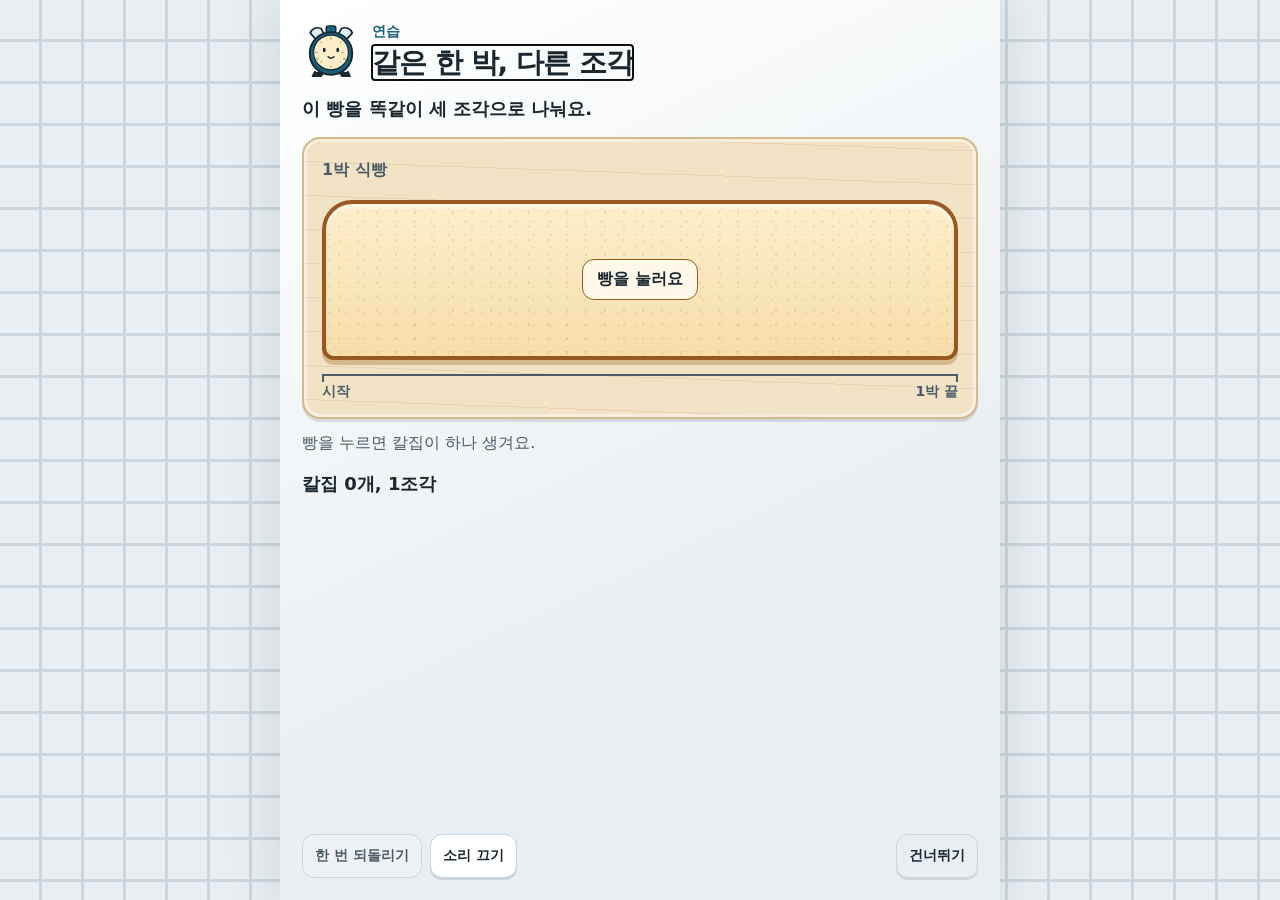
<file: index.html>
<!DOCTYPE html>
<html lang="ko">
<head>
<meta charset="utf-8">
<meta name="viewport" content="width=device-width, initial-scale=1">
<link rel="icon" href="data:,">
<title>잇단음표 식빵 공방</title>
<style>
:root{
  /* 배치: 한 화면. HUD → 주문 카드 → 선반(실제 비율) → 도마(남는 높이) → 판독 줄 → 조작부(94px 고정). 밝은 조리대 한 가지 테마 */
  --counter:#e8eef2; --panel:#ffffff; --line:#cbd6de;
  --ink:#1a2630; --ink-2:#4b5b68;
  --board:#f2e3c6; --board-edge:#d3b98c;
  --crust:#98581f; --crumb:#fdeecb; --crumb-2:#f6deab; --lit:#ffd35c;
  --steel:#17627e; --steel-soft:#dcedf4;
  --good:#256f43; --warn:#8f5000; --bad:#ab3626;
  --font:system-ui,-apple-system,"Apple SD Gothic Neo","Malgun Gothic","Noto Sans KR",sans-serif;
  color-scheme:light;
}
*{box-sizing:border-box}
html,body{height:100%;margin:0}
body{background:var(--counter);color:var(--ink);font:15px/1.4 var(--font);word-break:keep-all;overflow-wrap:anywhere;-webkit-text-size-adjust:100%;overscroll-behavior:none}
p,h1,ol{margin:0}
[hidden]{display:none!important}
button{font:inherit;color:inherit;cursor:pointer;touch-action:manipulation;-webkit-tap-highlight-color:transparent}
button:focus-visible,input:focus-visible{outline:3px solid #e8961c;outline-offset:2px}

#app{position:relative;height:100%;max-width:720px;margin:0 auto;padding:8px 12px;display:grid;grid-template-rows:44px auto auto minmax(0,340px) auto 94px;align-content:space-between;gap:8px}
#app.tight{gap:6px;padding:6px 10px}

.hud{display:flex;align-items:center;gap:8px;min-width:0}
.hud strong{font-size:15px;white-space:nowrap}
.dots{display:flex;gap:4px;list-style:none;padding:0;flex:1;min-width:0}
.dots li{width:12px;height:12px;border-radius:50%;border:1.5px solid var(--ink-2);flex:none}
.dots li.cur{border-color:var(--steel);box-shadow:0 0 0 2.5px var(--steel-soft)}
.dots li.full{background:var(--ink);border-color:var(--ink)}
.dots li.half{background:linear-gradient(90deg,var(--ink) 50%,transparent 50%);border-color:var(--ink)}
.chip{height:44px;padding:0 10px;border-radius:22px;border:1.5px solid var(--warn);background:#fff3df;color:var(--warn);font-size:13px;font-weight:700;white-space:nowrap}
@media (max-width:419px){.hud.nosound strong{display:none}}
.icon{min-width:52px;height:44px;border-radius:10px;border:1.5px solid var(--line);background:var(--panel);font-size:13px;font-weight:700}

.order{background:var(--panel);border:1px solid var(--line);border-radius:12px;padding:6px 10px;display:grid;grid-template-columns:auto minmax(0,1fr) auto;gap:8px;align-items:center;min-height:56px}
.tag{font-size:12px;font-weight:800;color:var(--steel);background:var(--steel-soft);border-radius:6px;padding:3px 6px;white-space:nowrap}
.otext{font-size:15px;font-weight:800;line-height:1.3}
.oside{display:flex;align-items:center}
.oscore{width:104px;height:48px;display:block}
.mini{height:44px;padding:0 12px;border-radius:10px;border:1.5px solid var(--steel);background:var(--panel);color:var(--steel);font-weight:800;font-size:14px;white-space:nowrap}
.mini:disabled{color:var(--ink-2);border-color:var(--line)}
#app.tight .order{min-height:50px;padding:4px 10px}
#app.tight .otext{font-size:14px}

.shelf{background:var(--panel);border:1px solid var(--line);border-radius:12px;padding:5px 8px;display:grid;gap:1px}
.srow{display:grid;grid-template-columns:86px minmax(0,1fr);gap:8px;align-items:center;height:18px;width:100%;padding:0 4px;border:1.5px solid transparent;border-radius:7px;background:none;text-align:left}
.srow:disabled{color:inherit;cursor:default;opacity:1}
.srow .nm{font-size:12px;font-weight:700;white-space:nowrap}
.srow[aria-pressed="true"]{border-color:var(--steel);background:var(--steel-soft)}
.shelf.pick .srow{height:44px}
.track{position:relative;height:12px;display:block}
.shelf.pick .track{height:22px}
.bar{position:absolute;left:0;top:0;bottom:0;background:var(--crumb);border:2px solid var(--crust);border-radius:5px 5px 3px 3px}
.sruler{display:grid;grid-template-columns:86px minmax(0,1fr);gap:8px;padding:0 5.5px}
#app.tight .srow{height:16px}
#app.tight .shelf.pick .srow{height:38px}
#app.tight .sruler{display:none}

.board{background:var(--board);border:1.5px solid var(--board-edge);border-radius:12px;padding:8px 12px;display:flex;flex-direction:column;justify-content:center;gap:5px;min-height:0;overflow:hidden}
.empty{text-align:center;color:var(--ink-2);font-size:14px;border:1.5px dashed var(--board-edge);border-radius:10px;padding:18px 8px}
.mold{display:flex;height:26px;flex:none}
.mold span{flex:1;min-width:0;border:1.5px dashed var(--ink-2);border-left-width:0;display:grid;place-items:center;font-size:12px;font-weight:700;color:var(--ink-2);white-space:nowrap;overflow:hidden}
.mold span:first-child{border-left-width:1.5px;border-radius:6px 0 0 6px}
.mold span:last-child{border-radius:0 6px 6px 0}
.mold span:only-child{border-radius:6px}
.lane{position:relative;height:60px;flex:none;margin-top:9px}
.loaf{position:absolute;top:0;bottom:0;background:var(--crumb);border-radius:12px 12px 6px 6px;overflow:hidden;border:0;padding:0}
.loaf::after{content:"";position:absolute;inset:0;border:3px solid var(--crust);border-radius:inherit;pointer-events:none}
.loaf.focus::after{border-color:var(--steel)}
.slice{position:absolute;top:0;bottom:0;display:grid;place-items:center;font-size:12px;font-weight:800;font-style:normal;font-variant-numeric:tabular-nums;white-space:nowrap;border-top:8px solid hsl(var(--hue) 55% 44%)}
.slice:nth-child(even){background:var(--crumb-2)}
.slice.num{font-size:16px;border-top-width:0}
.loaf.on,.loaf.on .slice,.slice.on{background:var(--lit)}
.mark{position:absolute;top:0;bottom:0;width:0;border-left:2px dashed var(--steel);margin-left:-1px;pointer-events:none}
.mark.solid{border-left:3px solid var(--ink);margin-left:-1.5px}
.lane.noguide .mark{display:none}
.kc{position:absolute;left:50%;bottom:5px;transform:translateX(-50%);padding:0 5px;border-radius:6px;background:var(--crumb);white-space:nowrap;font-size:12px;font-weight:800;font-style:normal;pointer-events:none}
.dev{position:absolute;top:3px;bottom:3px;opacity:.6}
.dev.thick{background:#e0902a}
.dev.thin{background:#58a6c8}
.cut{position:absolute;top:-4px;bottom:-4px;width:3px;margin-left:-1.5px;background:var(--ink);border-radius:2px}
.cursor{position:absolute;top:-6px;bottom:-6px;left:0;width:3px;margin-left:-1.5px;background:var(--steel);border-radius:2px}
.cursor::before{content:"";position:absolute;left:-5px;top:-7px;border:6.5px solid transparent;border-top-color:var(--steel)}
.board:not(.run) .cursor{display:none}
.ghost{height:22px;flex:none;border:1.5px dashed var(--bad);border-radius:6px;color:var(--bad);font-size:12px;font-weight:800;display:grid;place-items:center;white-space:nowrap;overflow:hidden}
.ruler{position:relative;height:20px;flex:none;border-top:1.5px solid var(--ink-2)}
.ruler span{position:absolute;top:0;transform:translateX(-50%);font-size:12px;font-weight:700;color:var(--ink-2);padding-top:4px;line-height:1.2;font-variant-numeric:tabular-nums;white-space:nowrap}
.ruler span::before{content:"";position:absolute;left:50%;top:0;height:4px;border-left:1.5px solid var(--ink-2)}
.ruler span:first-child{transform:none}
.ruler span:first-child::before{left:0}
.ruler span:last-child{transform:translateX(-100%)}
.ruler span:last-child::before{left:100%}
.sruler .ruler{height:16px}
.score{display:block;width:100%;height:50px;flex:none;overflow:visible}
#app:not(.roomy) .board.pick .lane{height:46px}
#app.tight .board.pick .lane{height:42px}
#app.roomy .lane{height:84px}
#app.roomy .mold{height:30px}

.readout{min-height:40px;padding:0 4px;font-size:13.5px;line-height:1.4;font-weight:600;display:flex;align-items:center}
.readout.good{color:var(--good)}
.readout.bad{color:var(--bad)}
.readout.warn{color:var(--warn)}

.controls{height:94px;display:grid;align-items:center}
.grp{display:grid;gap:8px;align-items:center}
#cMark{grid-template-columns:52px minmax(0,1fr) 52px 96px}
#cYesNo,#cDeliver{grid-template-columns:1fr 1fr}
#cLabel{grid-template-columns:repeat(3,minmax(0,1fr));gap:6px}
#cSlice{grid-template-columns:minmax(0,1fr) 104px}
.btn{min-height:52px;padding:0 8px;border-radius:12px;border:1.5px solid var(--line);background:var(--panel);font-weight:800;font-size:15px}
.btn.pri{background:var(--steel);border-color:var(--steel);color:#fff}
.btn:disabled{color:#73808c;background:#eef2f5;border-color:var(--line);cursor:default}
.sq{width:52px;height:52px;border-radius:12px;border:1.5px solid var(--line);background:var(--panel);font-size:24px;font-weight:700;line-height:1}
.sq.sm{width:44px;height:44px}
.mout{text-align:center;font-weight:800;font-size:15px;font-variant-numeric:tabular-nums}
.lab{min-height:88px;padding:4px 3px;display:grid;grid-template-rows:48px auto;justify-items:center;align-items:center;border-radius:12px;border:1.5px solid var(--line);background:var(--panel)}
.lab svg{width:100%;height:48px;display:block}
.lab span{font-size:12px;font-weight:700;line-height:1.2;text-align:center}
.lab:disabled{background:#eef2f5;color:#73808c;cursor:default}
.pad{height:94px;border:0;border-radius:14px;background:var(--steel);color:#fff;font-size:20px;font-weight:800;line-height:1.2;user-select:none;-webkit-user-select:none}
.pad small{display:block;font-size:12.5px;font-weight:600;margin-top:4px;color:#d7ebf3}
.pad.live{background:var(--ink)}
.side{display:grid;gap:6px}
.side .btn{min-height:44px;font-size:14px}

.sheet{position:absolute;left:12px;right:12px;top:58px;background:var(--panel);border:1.5px solid var(--ink-2);border-radius:14px;padding:8px 12px;display:grid;gap:2px;z-index:5}
.sheet .row{display:flex;align-items:center;gap:10px;min-height:48px;font-size:14px;font-weight:600}
.sheet label{display:flex;align-items:center;gap:10px;min-height:44px}
.sheet input{width:22px;height:22px;accent-color:var(--steel)}
.sheet output{min-width:52px;text-align:center;font-weight:800;font-variant-numeric:tabular-nums}
.foot{color:var(--ink-2);font-size:12px;font-weight:400}
.screen{position:absolute;inset:0;background:var(--counter);padding:16px;display:flex;flex-direction:column;gap:10px;z-index:6;overflow:auto}
.screen h1{font-size:22px}
.screen ol{list-style:none;padding:0;display:grid;gap:4px}
.screen li{background:var(--panel);border:1px solid var(--line);border-radius:10px;padding:8px 10px;display:grid;grid-template-columns:minmax(0,1fr) auto;gap:8px;font-size:14px}
.screen li b{font-variant-numeric:tabular-nums;white-space:nowrap}
.screen .pass b:last-child{color:var(--good)}
.screen .fail b:last-child{color:var(--bad)}
.days{display:grid;gap:8px}
#testReport{width:100%;font:13px/1.5 ui-monospace,Menlo,Consolas,monospace;padding:8px;border:1.5px solid var(--line);border-radius:10px;background:var(--panel);color:var(--ink)}
.rotate{position:fixed;inset:0;z-index:9;background:var(--counter);display:grid;place-items:center;padding:24px;text-align:center;font-size:18px;font-weight:800}
#cScene{grid-template-columns:1fr 1fr}
.refrow{position:relative;height:24px;flex:none}
.refrow .loaf{border-radius:8px 8px 4px 4px}
.board.join .lane{margin-top:3px}
.board.join .empty{padding:8px}
.cap{font-size:12px;font-weight:700;color:var(--ink-2);line-height:1.25}
.board.scene{gap:3px}
#app .board.scene .lane{height:34px;margin-top:0}
#app.roomy .board.scene .lane{height:44px}
.loaf.asmold{background:transparent}
.loaf.asmold::after{border:1.5px dashed var(--ink-2)}
.loaf.asmold .slice{background:transparent;border-top-width:0;color:var(--ink-2)}
.loaf.asmold .mark{border-left:1.5px dashed var(--ink-2)}

/* Workshop artwork and finishing. The six workbench rows keep their original sizing. */
:root {
  --paper: color-mix(in srgb, var(--crumb) 42%, var(--panel));
  --ink-shadow: color-mix(in srgb, var(--ink) 13%, transparent);
  --wood-grain: color-mix(in srgb, var(--crust) 12%, transparent);
  --wood-glint: color-mix(in srgb, var(--panel) 43%, transparent);
  --motion-loaf: 300ms;
  --motion-mark: 120ms;
  --motion-slice: 200ms;
  --motion-card: 400ms;
  --motion-stamp: 250ms;
  --motion-knife: 80ms;
}
html { overflow: hidden; }
body {
  background-color: var(--counter);
  background-image: linear-gradient(90deg, transparent 94%, var(--line) 94%), linear-gradient(transparent 94%, var(--line) 94%);
  background-size: 42px 42px;
}
#app { background: var(--counter); box-shadow: 0 0 52px var(--ink-shadow); }
button:focus-visible, input:focus-visible, select:focus-visible {
  outline: 2px solid var(--ink);
  outline-offset: 2px;
  box-shadow: 0 0 0 2px var(--lit);
}
button:active:not(:disabled) { box-shadow: inset 0 2px 0 var(--ink-shadow); }
.icon, .btn, .mini, .chip, .sq, .lab { background-clip: padding-box; }
.btn, .icon, .sq, .lab {
  box-shadow: 0 2px 0 var(--ink-shadow);
}
.btn.pri { box-shadow: 0 3px 0 var(--ink); }
.btn:disabled, .lab:disabled { color: var(--ink-2); box-shadow: none; }
.icon { flex: none; }
.order, .shelf { box-shadow: 0 2px 0 var(--ink-shadow); }
.order {
  background-image: linear-gradient(90deg, var(--steel-soft) 3px, transparent 3px);
}
.tag {
  display: inline-flex;
  align-items: center;
  gap: 4px;
  justify-content: center;
}
.i {
  display: inline-block;
  width: 18px;
  height: 18px;
  flex: none;
  vertical-align: -.23em;
}
:is(.btn,.mini,.chip,.icon) > .i { margin-right: 4px; }
.tag .i { width: 15px; height: 15px; }
.shelf {
  background-color: var(--paper);
  background-image: repeating-linear-gradient(0deg, transparent 0 11px, var(--wood-grain) 11px 12px, transparent 12px 27px);
}
.srow .track {
  background-image: repeating-linear-gradient(90deg, transparent 0 calc(25% - 1px), var(--wood-grain) calc(25% - 1px) 25%);
}
.bar {
  background-color: var(--crumb);
  background-image:
    radial-gradient(ellipse 1.6px 1px at 21% 35%, var(--wood-grain) 98%, transparent),
    radial-gradient(ellipse 1.4px 1.2px at 68% 61%, var(--wood-grain) 98%, transparent),
    linear-gradient(0deg, var(--crumb-2), var(--crumb) 48%, var(--crumb));
  background-size: 17px 13px, 19px 14px, 100% 100%;
  box-shadow: inset 0 1px 0 var(--wood-glint);
  border-radius: 7px 7px 4px 4px;
}
.board {
  background-color: var(--board);
  background-image:
    repeating-linear-gradient(2deg, transparent 0 13px, var(--wood-grain) 13px 14px, transparent 14px 19px, var(--wood-glint) 19px 20px, transparent 20px 42px),
    linear-gradient(115deg, var(--board), var(--crumb) 46%, var(--board));
  border-radius: 17px;
  box-shadow: inset 0 0 0 3px var(--wood-glint), inset 0 -4px 0 var(--board-edge), 0 3px 0 var(--ink-shadow);
}
.board .empty {
  background: var(--paper);
  border-color: var(--crust);
}
.mold span {
  background: color-mix(in srgb, var(--panel) 30%, transparent);
  border-color: var(--crust);
  color: var(--ink);
}
.ghost {
  background: repeating-linear-gradient(-35deg, transparent 0 8px, var(--wood-glint) 8px 12px);
}
.loaf:not(.asmold), .loaf:not(.asmold) .slice {
  background-image:
    radial-gradient(ellipse 1.3px 1px at 20% 40%, var(--wood-grain) 97%, transparent),
    radial-gradient(ellipse 1.7px 1.2px at 66% 75%, var(--wood-grain) 97%, transparent);
  background-size: 14px 11px, 22px 16px;
}
.loaf:not(.asmold) {
  box-shadow: inset 0 -5px 0 var(--wood-grain), 0 2px 0 var(--wood-grain);
  border-radius: 16px 16px 8px 8px;
}
.loaf:not(.asmold)::after { box-shadow: inset 0 0 0 2px var(--wood-glint); }
.loaf .slice { box-shadow: inset 1px 0 0 var(--wood-glint); }
.loaf.asmold .slice { box-shadow: none; }
.refrow .loaf { border-radius: 8px 8px 4px 4px; }
.cursor { z-index: 1; pointer-events: none; }
.cursor:has(.cursor-blade)::before { display: none; }
.cursor-blade {
  position: absolute;
  top: -17px;
  left: 50%;
  width: 20px;
  height: 24px;
  transform: translateX(-50%);
}
.readout-row {
  display: flex;
  align-items: center;
  gap: 4px;
  min-height: 40px;
}
.readout-row .readout { padding-left: 0; }
.readout-timer {
  display: none;
  width: 34px;
  height: 34px;
  flex: none;
}
.readout-row:not(:has(.good,.bad)) .readout-normal,
.readout-row:has(.good) .readout-happy,
.readout-row:has(.bad) .readout-puzzled { display: block; }
.pad-timer { width: 31px; height: 30px; display: none; vertical-align: middle; margin-right: 3px; }
.pad.live .pad-timer { display: inline-block; }
.pad.live { box-shadow: inset 0 0 0 2px var(--steel); }
.sheet {
  box-shadow: 0 5px 20px var(--ink-shadow);
  max-height: calc(100% - 70px);
  overflow: auto;
}
.screen-head, .extras-head {
  display: flex;
  align-items: center;
  gap: 12px;
  justify-content: space-between;
  flex: none;
}
.screen-head .btn { min-height: 44px; white-space: nowrap; }
.screen h1, .screen h2 { line-height: 1.18; letter-spacing: -.035em; }
.screen-actions {
  display: flex;
  flex: none;
  gap: 8px;
}
.screen-actions > .btn { flex: 1; }
.title-screen {
  justify-content: center;
  align-items: center;
  gap: clamp(11px, 2.3vh, 23px);
  padding: clamp(16px, 4vw, 36px);
  background:
    linear-gradient(180deg, color-mix(in srgb, var(--panel) 32%, var(--counter)), var(--counter) 58%, var(--steel-soft));
  overflow: hidden;
}
.shop-sign {
  display: flex;
  align-items: center;
  justify-content: center;
  gap: 11px;
  flex: none;
  width: 100%;
  max-width: 530px;
  padding: clamp(9px, 1.9vh, 20px) 10px;
  background-color: var(--board);
  background-image: repeating-linear-gradient(2deg, transparent 0 17px, var(--wood-grain) 17px 18px, transparent 18px 23px, var(--wood-glint) 23px 24px, transparent 24px 37px);
  border: 2px solid var(--crust);
  border-radius: 15px;
  box-shadow: inset 0 0 0 3px var(--wood-glint), 0 4px 0 var(--board-edge);
}
.screen .shop-sign h1 {
  font-size: clamp(22px, 6.35vw, 42px);
  font-weight: 900;
  white-space: nowrap;
}
.time-signature {
  display: grid;
  grid-template-rows: auto auto;
  justify-items: center;
  align-content: center;
  flex: none;
  min-width: 36px;
  min-height: 42px;
  padding: 3px 8px;
  border: 1px solid var(--crust);
  border-radius: 8px;
  color: var(--crust);
  background: var(--crumb);
  font-weight: 900;
  font-size: 19px;
  line-height: .85;
}
.time-signature span + span { margin-top: 2px; }
.workshop-art {
  width: 100%;
  max-width: 530px;
  height: auto;
  max-height: min(40vh, 286px);
  display: block;
  flex: none;
  aspect-ratio: 640 / 344;
  background: var(--steel-soft);
  border: 2px solid var(--steel);
  border-radius: 18px;
  box-shadow: 0 4px 0 var(--ink-shadow);
}
.title-copy {
  width: 100%;
  max-width: 530px;
  color: var(--ink-2);
  font-weight: 650;
  text-align: center;
  font-size: clamp(14px, 3.75vw, 17px);
}
.title-actions {
  flex-direction: column;
  width: 100%;
  max-width: 530px;
  margin-top: 2px;
}
.title-actions > .btn {
  flex: none;
  min-height: clamp(52px, 8vh, 66px);
  font-size: 17px;
}
.title-secondary { display: grid; gap: 7px; grid-template-columns: 1fr 1fr .8fr; }
.title-secondary .btn { min-height: 48px; font-size: clamp(12px, 3.75vw, 15px); white-space: nowrap; padding-inline: 4px; }
.title-secondary .i { width: 16px; height: 16px; margin-right: 3px; }
.title-version { margin-top: 1px; }
.map-screen, .close-screen {
  overflow: hidden;
  background-image: linear-gradient(160deg, color-mix(in srgb, var(--panel) 46%, var(--counter)), var(--counter) 41%, var(--steel-soft));
}
.day-map { gap: clamp(5px, 1vh, 8px); }
.day-map > * { min-height: 52px; }
.day-card {
  display: grid;
  grid-template-columns: auto minmax(0, 1fr) auto;
  align-items: center;
  gap: 8px;
  padding: 5px 10px;
  border: 1.5px solid var(--line);
  border-radius: 13px;
  text-align: start;
  background: var(--panel);
  color: var(--ink);
}
.day-card[disabled], .day-card.locked {
  color: var(--ink-2);
  background: color-mix(in srgb, var(--panel) 48%, var(--counter));
  border-style: dashed;
  cursor: default;
}
.day-card:is(.current,.recommended,.next,.next-up,.suggested,[aria-current="step"],[data-next="true"]) {
  border-color: var(--steel);
  background: var(--steel-soft);
  box-shadow: inset 4px 0 var(--steel);
}
.day-card strong { line-height: 1.25; }
.day-card .foot { line-height: 1.25; }
.close-screen .screen-head { min-height: 54px; }
.close-timer { width: 56px; height: 54px; }
#closeSum {
  min-height: 39px;
  border: 1px solid var(--board-edge);
  border-radius: 10px;
  background: var(--paper);
  font-weight: 800;
  padding: 7px 10px;
}
#closeStamp { flex: none; }
#closeStamp:empty { display: none; }
.stamp {
  display: inline-flex;
  gap: 7px;
  align-items: center;
  color: var(--good);
  font-weight: 850;
}
.stamp svg { width: 50px; height: 50px; flex: none; }
.stamp.master { color: var(--warn); }
#closeCards {
  margin: 0;
  padding: 0;
  display: flex;
  flex: none;
  gap: 6px;
  flex-wrap: wrap;
  list-style: none;
}
.close-screen #closeCards li {
  display: block;
  padding: 4px 7px;
  background: var(--paper);
  border-color: var(--board-edge);
  font-size: 13px;
}
#closeList { min-height: 0; overflow-y: auto; flex: auto; align-content: start; }
.recipe-card {
  box-shadow: 0 2px 0 var(--ink-shadow);
  background-image: linear-gradient(150deg, var(--panel), var(--paper));
}
.recipe-card.locked { box-shadow: none; }
.book-cover { width: 58px; height: 44px; flex: none; }
.sound-screen {
  justify-content: center;
  align-items: center;
  text-align: center;
  background-image: linear-gradient(160deg, var(--counter), var(--steel-soft));
}
.sound-timer { width: min(124px, 30vw); height: auto; }
.sound-screen .screen-actions { width: 100%; max-width: 500px; }
.calibration-screen .pad { flex: none; }
.extras-head { position: sticky; top: -16px; z-index: 1; background: var(--counter); }
@media (min-width: 525px) {
  .title-secondary .btn { min-height: 52px; }
}
@media (max-width: 359px) {
  .tag .i { display: none; }
  .sound-screen .screen-actions { display: grid; grid-template-columns: 1fr 1fr; }
  .title-secondary .i { width: 14px; height: 14px; }
  .close-screen .screen-actions .btn { font-size: 13px; }
}
@media (max-height: 619px) {
  .map-screen, .close-screen { padding: 12px; gap: 7px; }
  .screen-head h1 { font-size: 20px; }
  .title-screen { padding-block: 12px; }
  .close-screen .screen-head { min-height: 44px; }
  .close-timer { width: 44px; height: 43px; }
  .readout-timer { width: 29px; height: 29px; }
}
@media (min-height: 760px) {
  .title-screen { gap: clamp(20px, 2.8vh, 32px); }
}
@media (min-resolution: 160dpi) {
  .srow .bar { border-width: 1.5px; }
}

/* Motion never changes geometry or the audio clock. */
.loaf.arrive { animation: loaf-arrive var(--motion-loaf) ease-out both; transform-origin: left center; }
.lane.rescale { animation: reveal-length var(--motion-loaf) ease-out both; transform-origin: left center; }
.mark.appear { animation: reveal-marks var(--motion-mark) ease-out both; }
.mark.disappear { animation: hide-marks var(--motion-mark) ease-out forwards; }
.slice.wrong { animation: show-retry var(--motion-slice) ease-out both; }
.cursor.tap .cursor-blade, .cursor-blade.tap { animation: knife-drop var(--motion-knife) ease-in-out both; }
.dev { animation: show-deviation var(--motion-slice) ease-out both; }
#closeStamp .stamp, #closeStamp > svg { animation: stamp-down var(--motion-stamp) ease-out both; }
#closeCards li, .recipe-new { animation: card-open var(--motion-card) ease-out both; }
@keyframes loaf-arrive {
  from { opacity: .5; transform: translateY(-8px) scaleX(.75); }
}
@keyframes reveal-length {
  from { transform: scaleX(var(--from-scale, 1)); }
}
@keyframes reveal-marks { from { opacity: 0; transform: scaleY(.3); } }
@keyframes hide-marks { to { opacity: 0; transform: scaleY(.3); } }
@keyframes show-retry { from { opacity: .54; transform: scaleX(.91); } }
@keyframes knife-drop { 50% { transform: translate(-50%, 7px); } }
@keyframes show-deviation { from { opacity: 0; } }
@keyframes stamp-down { from { opacity: 0; transform: rotate(-8deg) scale(1.27); } }
@keyframes card-open { from { opacity: .35; transform: perspective(400px) rotateY(-77deg); } }
#app[data-motion="reduced"] {
  --motion-loaf: 0ms;
  --motion-mark: 0ms;
  --motion-slice: 0ms;
  --motion-card: 0ms;
  --motion-stamp: 0ms;
  --motion-knife: 0ms;
}
@media (prefers-reduced-motion: reduce) {
  #app:not([data-motion="full"]) {
    --motion-loaf: 0ms;
    --motion-mark: 0ms;
    --motion-slice: 0ms;
    --motion-card: 0ms;
    --motion-stamp: 0ms;
    --motion-knife: 0ms;
  }
}

.sr-only {
  position: absolute;
  width: 1px;
  height: 1px;
  padding: 0;
  margin: -1px;
  clip-path: inset(50%);
  overflow: hidden;
  white-space: nowrap;
  border: 0;
}
.coach {
  position: absolute;
  inset-inline: 12px;
  z-index: 4;
  padding: 6px 10px;
  display: grid;
  grid-template-columns: 30px minmax(0, 1fr);
  align-items: center;
  gap: 4px 7px;
  border: 1px solid var(--crust);
  border-radius: 10px;
  color: var(--ink);
  background: var(--paper);
  box-shadow: 0 2px 0 var(--ink-shadow);
  font-size: 13px;
  font-weight: 750;
  pointer-events: none;
}
.coach::after {
  content: "";
  position: absolute;
  bottom: -5px;
  left: 20px;
  width: 8px;
  height: 8px;
  border-right: 1px solid var(--crust);
  border-bottom: 1px solid var(--crust);
  background: var(--paper);
  transform: rotate(45deg);
}
.coach-timer { width: 30px; height: 29px; }
#coachChoices { grid-column: 2; display: flex; gap: 6px; pointer-events: auto; }
#coachChoices .btn { min-height: 44px; font-size: 13px; }
.day-map {
  display: flex;
  flex-direction: column;
  margin-top: auto;
  margin-bottom: auto;
}
.day-map > .day-card:nth-last-child(2) { margin-inline-start: 1.7%; }
.day-map > .day-card:nth-last-child(3) { margin-inline-start: 3.4%; }
.day-map > .day-card:nth-last-child(4) { margin-inline-start: 5.1%; }
.day-map > .day-card:nth-last-child(5) { margin-inline-start: 6.8%; }
.day-map > .day-card:nth-last-child(6) { margin-inline-start: 8.5%; }
.day-level {
  align-self: stretch;
  display: grid;
  place-items: center;
  min-width: 38px;
  padding: 2px 4px;
  border-radius: 7px;
  background: var(--paper);
  color: var(--ink);
  font-weight: 900;
  font-size: 14px;
  white-space: nowrap;
}
.day-card.suggested .day-level {
  color: var(--panel);
  background: var(--steel);
}
.day-detail {
  min-width: 0;
  display: grid;
  justify-items: start;
}
.day-detail small { color: var(--ink-2); font-size: 12px; line-height: 1.3; font-weight: 650; }
.day-card .stamp { width: 30px; height: 30px; }
#closeStamp { display: flex; align-items: center; gap: 8px; color: var(--good); font-weight: 750; }
#closeStamp:empty { display: none; }
#closeStamp .stamp { width: 45px; height: 45px; }
@media (max-height: 619px) {
  #closeStamp .stamp { width: 40px; height: 40px; }
}

.art-sprite { position: absolute; width: 0; height: 0; overflow: hidden; pointer-events: none; }
.calibration-screen { gap: 12px; }
.calibration-screen .screen-actions { margin-top: 4px; }
@media (max-width: 359px) {
  #openSet .i, #freeBack .i { display: none; }
}
@media (max-width: 359px) and (max-height: 619px) {
  #app.tight .board.pick:has(.ghost) { gap: 4px; padding-block: 5px; }
}
.extras-panel { padding: 16px; }
.extras-head { display: flex; align-items: center; justify-content: space-between; gap: 12px; }
.book-heading { display: flex; align-items: center; gap: 8px; }
.book-cover { width: 46px; height: 35px; flex: none; }
.extras-head .btn { min-height: 44px; flex: none; }
.extras-panel h2 { font-size: 18px; margin: 6px 0 0; }
.recipe-grid { display: grid; grid-template-columns: repeat(2, minmax(0, 1fr)); gap: 8px; }
.recipe-card { background: var(--panel); border: 1px solid var(--line); border-radius: 14px; padding: 10px; display: grid; gap: 7px; align-content: start; min-width: 0; }
.recipe-card h3 { margin: 0; line-height: 1.3; font-size: 15px; }
.recipe-card p { font-size: 13px; }
.recipe-card .btn { min-height: 44px; }
.recipe-card.locked { min-height: 86px; border-style: dashed; }
.recipe-art { height: 30px; position: relative; }
.recipe-score { width: 100%; height: 44px; display: block; }
.book-scenes { display: grid; gap: 6px; }
.book-scenes .btn { text-align: left; padding: 8px 10px; }
.settings-list { display: grid; gap: 6px; }
.setting-row { background: var(--panel); border: 1px solid var(--line); padding: 5px 10px; border-radius: 12px; min-height: 52px; display: flex; align-items: center; justify-content: space-between; gap: 8px; font-size: 14px; }
.setting-row input { accent-color: var(--steel); }
.setting-row input[type=range] { min-width: 50px; width: min(40%, 180px); height: 44px; margin-left: auto; }
.setting-row input[type=checkbox] { width: 22px; height: 22px; }
.setting-row .btn { min-height: 44px; white-space: nowrap; }
.setting-row select { font: inherit; color: var(--ink); background: var(--panel); border: 1px solid var(--line); border-radius: 8px; min-height: 44px; min-width: 0; }
.settings-offset { justify-content: flex-start; }
.settings-offset > span { margin-right: auto; }
.settings-offset output, .free-tempo output { min-width: 48px; text-align: center; white-space: nowrap; font-variant-numeric: tabular-nums; }
.settings-tests { display: grid; padding: 8px 10px; }
.settings-tests h2 { font-size: 15px; margin: 0; }
.settings-tests p, .setting-warning, .extras-version { font-size: 13px; }
.setting-warning, #settingsTestFailures { color: var(--warn); }
.settings-reset { display: flex; align-items: center; gap: 6px; flex-wrap: wrap; }
.settings-reset p { margin-right: auto; }
#app[data-mode=free] #hudTitle { display: block; margin-right: auto; }
#app[data-mode=free] #order { padding-inline: 6px; }
.free-order { grid-column: 1 / -1; display: flex; align-items: center; justify-content: space-between; gap: 6px; width: 100%; }
.free-tempo { display: flex; align-items: center; gap: 4px; }
.free-order .btn, .free-actions .btn { min-height: 44px; font-size: 14px; }
.free-actions { display: grid; grid-template-columns: 44px minmax(42px, 1fr) 44px minmax(84px, 1fr); gap: 6px; align-items: center; }
.free-actions output { text-align: center; font-size: 14px; font-weight: 800; white-space: nowrap; }
.free-compare { grid-template-columns: minmax(105px, 1.5fr) minmax(50px, 1fr) minmax(62px, 1fr); margin-top: 6px; }
.free-compare button[aria-pressed=true] { border-color: var(--steel); background: var(--steel-soft); }
#app[data-mode=free] .board.free-browse .mold { height: 20px; }
#app[data-mode=free] .board.free-browse .lane { height: 32px; margin-top: 0; }
#app[data-mode=free] .board.free-browse:not(.paired) .lane { height: 55px; }
#app:not(.tight)[data-mode=free] .board.free-browse .mold { height: 24px; }
#app.roomy[data-mode=free] .board.free-browse .lane { height: 52px; }
#app.roomy[data-mode=free] .board.free-browse:not(.paired) .lane { height: 70px; }
#app.tight[data-mode=free] .board.free-browse.paired { gap: 3px; padding-block: 4px; }
#app.tight[data-mode=free] .board.free-browse.paired .mold { height: 17px; }
#app.tight[data-mode=free] .board.free-browse.paired .lane { height: 26px; }
.book-scenes small { font-size: 12px; }
.intro-screen {
  gap: 16px;
  padding: 22px;
  background: linear-gradient(155deg, var(--panel), var(--counter) 68%);
  overflow-y: auto;
  overflow-x: hidden;
  font-size: 1rem;
}
.intro-screen [hidden] { display: none !important; }
#app[data-mode="intro"] #rotate { display: none; }
.intro-screen > * { flex: none; }
.intro-header { display: flex; align-items: center; gap: 12px; }
.intro-header h1 { font-size: clamp(1.3125rem, 5.5vw, 1.75rem); line-height: 1.25; }
.intro-timer { width: 58px; height: 58px; flex: none; }
.intro-eyebrow { color: var(--steel); font-size: .875rem; font-weight: 800; margin-bottom: 3px; }
.intro-instruction { font-weight: 800; font-size: 1.125rem; line-height: 1.4; }
.intro-board {
  border: 2px solid var(--board-edge);
  border-radius: 18px;
  padding: 20px 18px 16px;
  background-color: var(--board);
  background-image: repeating-linear-gradient(2deg, transparent 0 17px, var(--wood-grain) 17px 18px, transparent 18px 34px);
  box-shadow: inset 0 0 0 3px var(--wood-glint), 0 3px 0 var(--ink-shadow);
}
.intro-whole-label { margin-bottom: 18px; font-weight: 800; color: var(--ink-2); }
.intro-loaf {
  position: relative;
  width: 100%;
  display: block;
  border: 4px solid var(--crust);
  border-radius: 30px 30px 12px 12px;
  background-color: var(--crumb);
  background-image: radial-gradient(ellipse 1.6px 1px at 21% 35%, var(--wood-grain) 98%, transparent), radial-gradient(ellipse 1.4px 1.2px at 68% 61%, var(--wood-grain) 98%, transparent), linear-gradient(0deg, var(--crumb-2), var(--crumb));
  background-size: 17px 13px, 19px 14px, 100% 100%;
  box-shadow: inset 0 5px 0 var(--wood-glint), 0 5px 0 var(--board-edge);
  padding: 0;
  overflow: hidden;
}
.intro-cut-loaf { min-height: 160px; cursor: pointer; }
.intro-cut-loaf:active { transform: translateY(1px); }
.intro-pieces, .intro-marks { position: absolute; inset: 0; pointer-events: none; }
.intro-piece { position: absolute; top: 0; bottom: 0; display: grid; place-items: center; }
.intro-piece:nth-child(even) { background: color-mix(in srgb, var(--crumb-2) 65%, transparent); }
.intro-mark { position: absolute; top: 0; bottom: 0; width: 0; border-left: 3px dashed var(--crust); }
.intro-tap-label {
  position: relative;
  display: inline-block;
  background: var(--paper);
  border: 1px solid var(--crust);
  padding: 8px 14px;
  border-radius: 12px;
  font-weight: 800;
  color: var(--ink);
}
.intro-ruler { display: flex; justify-content: space-between; border-top: 2px solid var(--ink-2); margin-top: 14px; padding-top: 7px; color: var(--ink-2); font-size: .875rem; font-weight: 800; }
.intro-ruler > span::before { content: ""; display: block; height: 7px; border-left: 2px solid var(--ink-2); margin-top: -8px; }
.intro-ruler > span:last-child { text-align: right; }
.intro-ruler > span:last-child::before { border-left: 0; border-right: 2px solid var(--ink-2); }
.intro-action-hint { margin-top: 12px; color: var(--ink-2); line-height: 1.5; }
.intro-status { font-weight: 800; font-size: 1.125rem; min-height: 1.5em; }
.intro-footer { display: flex; flex-wrap: wrap; align-items: center; gap: 8px; margin-top: auto; }
.intro-footer .btn { min-width: 44px; min-height: 44px; font-size: .875rem; padding: 9px 12px; }
.intro-footer .intro-skip { margin-left: auto; background: transparent; }
.intro-compare-title { font-size: 1.0625rem; line-height: 1.4; margin: 0 0 12px; }
.intro-compare-board { position: relative; }
.intro-boundaries { display: flex; justify-content: space-between; font-size: .875rem; color: var(--ink-2); font-weight: 800; margin-bottom: 8px; }
.intro-comparison-row + .intro-comparison-row { margin-top: 16px; }
.intro-row-heading { display: flex; align-items: center; justify-content: space-between; gap: 8px; margin-bottom: 6px; }
.intro-row-heading strong { font-size: 1rem; }
.intro-score { width: 114px; height: 50px; flex: none; overflow: visible; }
.intro-comparison-loaf { height: 70px; border-radius: 18px 18px 8px 8px; }
.intro-note-name { font-size: .9375rem; line-height: 1.4; margin-top: 7px; font-weight: 700; }
.intro-explanation { font-size: 1.125rem; font-weight: 800; line-height: 1.45; margin-top: 14px; }
.intro-listen-actions { display: grid; grid-template-columns: 1fr 1fr; gap: 8px; margin-top: 14px; }
.intro-listen-actions .btn { min-height: 48px; font-size: .9375rem; }
.intro-audio-status { color: var(--ink-2); font-size: .875rem; line-height: 1.5; margin-top: 8px; }
.intro-next { min-height: 52px; font-size: 1.0625rem; }
@media (max-width: 359px) {
  .intro-screen { padding: 16px; gap: 14px; }
  .intro-header { gap: 8px; }
  .intro-timer { width: 44px; height: 44px; }
  .intro-header h1 { font-size: 1.3125rem; }
  .intro-board { padding: 16px 14px 14px; }
  .intro-cut-loaf { min-height: 144px; }
  .intro-listen-actions { grid-template-columns: 1fr; }
}
.intro-comparison-row.intro-playing { outline: 2px solid var(--steel); outline-offset: 5px; border-radius: 8px; }
.intro-row-heading { flex-wrap: wrap; }
.intro-playing-label { margin-left: auto; font-size: .875rem; font-weight: 800; color: var(--steel); }
.intro-playhead { position: absolute; left: 0; top: 0; bottom: 0; width: 3px; background: var(--ink); transform: translateX(-50%); pointer-events: none; }
.intro-piece.intro-current { box-shadow: inset 0 0 0 4px var(--steel); background-color: var(--lit); }
.intro-finished .intro-loaf { border-right-width: 7px; }
.intro-reduced .intro-playhead { display: none; }
#introListen2[aria-pressed="true"], #introListen3[aria-pressed="true"] { border-color: var(--steel); background-color: var(--steel-soft); }
</style>
</head>
<body>
<svg xmlns="http://www.w3.org/2000/svg" width="0" height="0" class="art-sprite" aria-hidden="true" focusable="false">
  <defs>
    <pattern id="art-wall" width="42" height="42" patternUnits="userSpaceOnUse">
      <rect width="42" height="42" fill="var(--steel-soft)"/>
      <path d="M0 42V0H42" fill="none" stroke="var(--steel)" stroke-opacity=".14"/>
      <path d="M4 4h12M4 4v12" fill="none" stroke="var(--panel)" stroke-opacity=".63" stroke-width="2" stroke-linecap="round"/>
    </pattern>
    <pattern id="art-linen" width="16" height="16" patternUnits="userSpaceOnUse">
      <rect width="16" height="16" fill="var(--panel)"/>
      <path d="M0 4h16M4 0v16" fill="none" stroke="var(--steel)" opacity=".33" stroke-width="5"/>
    </pattern>
    <pattern id="art-crumb" width="16" height="13" patternUnits="userSpaceOnUse">
      <g fill="var(--crust)" opacity=".24">
        <ellipse cx="3" cy="4" rx="1.5" ry="1.1"/>
        <ellipse cx="12" cy="9" rx="1" ry="1.4"/>
      </g>
    </pattern>
    <symbol id="loaf-art" viewBox="0 0 164 101">
      <path d="M14 62C0 28 21 15 41 17c9-13 33-18 48-8 16-10 39-5 47 8 18 1 25 16 22 33l-7 38c-1 6-4 8-11 8H28c-7 0-10-3-11-9Z" fill="var(--crust)" stroke="var(--crust)" stroke-width="4" stroke-linejoin="round"/>
      <path d="M14 54c-6-18 5-29 23-27 13-13 36-14 49-7 14-10 38-6 46 7 15 2 22 10 19 26l-7 32c-1 3-3 4-7 4H28c-4 0-6-2-7-6Z" fill="var(--crumb)"/>
      <path d="M14 54c-6-18 5-29 23-27 13-13 36-14 49-7 14-10 38-6 46 7 15 2 22 10 19 26l-7 32c-1 3-3 4-7 4H28c-4 0-6-2-7-6Z" fill="url(#art-crumb)"/>
      <path d="M19 55c9-10 20-14 30-13 9-8 22-8 35-2 12-6 27-7 36-1 13-1 24 4 28 9" fill="none" stroke="var(--crumb-2)" stroke-width="3" stroke-linecap="round"/>
      <path d="M29 83h104" stroke="var(--crust)" opacity=".19" stroke-width="2" stroke-linecap="round"/>
      <path d="M44 55l3-2m13 20 3-2m46-19 2-2m17 20 2-2" fill="none" stroke="var(--crust)" opacity=".48" stroke-width="2.5" stroke-linecap="round"/>
    </symbol>
    <symbol id="cutting-knife" viewBox="0 0 40 48">
      <path d="M15 4a3 3 0 0 1 3-3h6a3 3 0 0 1 3 3v15H15Z" fill="var(--steel)" stroke="var(--ink)" stroke-width="1.8" stroke-linejoin="round"/>
      <path d="M11 18h20l-3 18c-1 7-6 10-14 10Z" fill="var(--steel-soft)" stroke="var(--ink)" stroke-width="2.2" stroke-linejoin="round"/>
      <path d="M18 23h8m-8 4h7" stroke="var(--panel)" stroke-width="2" stroke-linecap="round"/>
      <circle cx="21" cy="9" r="2" fill="var(--steel-soft)"/>
    </symbol>
    <symbol id="timer-body" viewBox="0 0 120 116">
      <path d="M27 101l-5 9h17l6-8m50-1 4 9H83l-6-8" fill="var(--ink)" stroke="var(--ink)" stroke-width="4" stroke-linecap="round" stroke-linejoin="round"/>
      <path d="M27 32 17 21a16 16 0 0 1 23-9l5 10m49 10 10-11a16 16 0 0 0-23-9l-5 10" fill="var(--steel-soft)" stroke="var(--ink)" stroke-width="3.5" stroke-linecap="round" stroke-linejoin="round"/>
      <rect x="50" y="6" width="20" height="15" rx="5" fill="var(--steel)" stroke="var(--ink)" stroke-width="3"/>
      <circle cx="60" cy="63" r="44" fill="var(--steel)" stroke="var(--ink)" stroke-width="4"/>
      <circle cx="60" cy="61" r="36" fill="var(--crumb)" stroke="var(--ink)" stroke-width="2.5"/>
      <path d="M60 29v5M28 61h4m50 0h5M60 89v4M38 39l3 3m38 37 3 3M38 82l3-3m38-37 3-3" fill="none" stroke="var(--crust)" stroke-opacity=".6" stroke-width="2" stroke-linecap="round"/>
      <path d="M31 72c-4-1-7 3-4 5s7 0 8-2c0-2-1-3-4-3m57 0c4-1 7 3 4 5s-7 0-8-2c0-2 1-3 4-3" fill="var(--crust)" opacity=".36"/>
    </symbol>
    <symbol id="timer-normal" viewBox="0 0 120 116">
      <use href="#timer-body"/>
      <g fill="var(--ink)"><ellipse cx="46" cy="56" rx="3" ry="4.5"/><ellipse cx="74" cy="56" rx="3" ry="4.5"/></g>
      <path d="M54 70q6 6 12 0" fill="none" stroke="var(--ink)" stroke-width="3" stroke-linecap="round"/>
    </symbol>
    <symbol id="timer-happy" viewBox="0 0 120 116">
      <use href="#timer-body"/>
      <path d="M40 56q6-8 12 0m16 0q6-8 12 0M52 69h16q-8 18-16 0Z" fill="none" stroke="var(--ink)" stroke-width="3" stroke-linecap="round" stroke-linejoin="round"/>
    </symbol>
    <symbol id="timer-puzzled" viewBox="0 0 120 116">
      <use href="#timer-body"/>
      <g fill="var(--ink)"><ellipse cx="46" cy="57" rx="3" ry="4.5"/><ellipse cx="74" cy="56" rx="3" ry="4.5"/></g>
      <path d="M42 47l8 1m19-3 8-3M55 73q4-4 9-1" fill="none" stroke="var(--ink)" stroke-width="3" stroke-linecap="round"/>
    </symbol>
    <symbol id="timer-counting" viewBox="0 0 120 116">
      <use href="#timer-body"/>
      <path d="M40 57q6-8 12 0m16 0q6-8 12 0" fill="none" stroke="var(--ink)" stroke-width="3" stroke-linecap="round"/>
      <ellipse cx="60" cy="73" rx="4" ry="5" fill="var(--ink)"/>
    </symbol>
    <symbol id="stamp-normal" viewBox="0 0 82 82">
      <g transform="rotate(-12 41 41)" fill="none" stroke="currentColor">
        <circle cx="41" cy="41" r="35" stroke-width="3.5"/>
        <circle cx="41" cy="41" r="29" stroke-width="1.5" stroke-dasharray="2 3"/>
        <path d="m27 41 9 9 18-20" stroke-width="5" stroke-linecap="round" stroke-linejoin="round"/>
      </g>
    </symbol>
    <symbol id="stamp-master" viewBox="0 0 82 82">
      <g transform="rotate(-12 41 41)" fill="none" stroke="currentColor" stroke-linejoin="round">
        <circle cx="41" cy="41" r="35" stroke-width="3.5"/>
        <circle cx="41" cy="41" r="29" stroke-width="1.5" stroke-dasharray="2 3"/>
        <path d="m41 25 5 10 11 2-8 8 2 11-10-5-10 5 2-11-8-8 11-2Z" fill="currentColor" stroke-width="2"/>
      </g>
    </symbol>
    <symbol id="book-art" viewBox="0 0 100 74">
      <path d="M6 13Q30 0 50 13 70 0 94 13v54q-24-11-44 1Q30 56 6 67Z" fill="var(--crumb-2)" stroke="var(--crust)" stroke-width="3.5" stroke-linejoin="round"/>
      <path d="M9 13q20-12 41 0 21-12 41 0v48q-22-10-41 2-19-12-41-2Z" fill="var(--crumb)" stroke="var(--crust)" stroke-width="2.5" stroke-linejoin="round"/>
      <path d="M50 14v49M18 25q10-4 20 0M18 33q10-4 20 0m-20 8q10-4 20 0m-20 8q10-4 20 0" fill="none" stroke="var(--crust)" stroke-opacity=".62" stroke-width="2" stroke-linecap="round"/>
      <use href="#loaf-art" x="56" y="22" width="28" height="25"/>
    </symbol>
    <symbol id="workshop" viewBox="0 0 640 344">
      <rect width="640" height="344" fill="url(#art-wall)"/>
      <path d="M0 222h640v122H0z" fill="var(--board-edge)"/>
      <path d="M0 217h640v18H0z" fill="var(--board)" stroke="var(--crust)" stroke-width="3"/>
      <path d="M0 238h640" stroke="var(--crust)" stroke-width="3"/>
      <path d="M8 259h147m39 0h206m22 0h105m-489 31h291m26 0h224m-196 30h133m-485 0h229" fill="none" stroke="var(--crust)" stroke-opacity=".21" stroke-width="2" stroke-linecap="round"/>
      <path d="M21 82h122v110H21z" fill="var(--board)" stroke="var(--crust)" stroke-width="5"/>
      <path d="M30 92h104v89H30z" fill="var(--steel-soft)" stroke="var(--crust)" stroke-width="2.5"/>
      <path d="M32 148q29-22 53 0t47-10v40H32Z" fill="var(--steel)" opacity=".2"/>
      <circle cx="105" cy="112" r="10" fill="var(--lit)"/>
      <path d="M82 92v90m-52-44h104M16 193h133" fill="none" stroke="var(--crust)" stroke-width="5" stroke-linecap="round"/>
      <path d="M499 50h122v108H499Z" fill="var(--board)" stroke="var(--crust)" stroke-width="5" stroke-linejoin="round"/>
      <path d="M509 61h102v42H509z" fill="var(--crumb-2)"/>
      <path d="M507 111h106v35H507z" fill="var(--crumb-2)"/>
      <path d="M497 104h126m-126 51h126" stroke="var(--crust)" stroke-width="6" stroke-linecap="round"/>
      <path d="M516 101V81h19v20m-14-22v-5h9v5m20 22V73h26v28m-24-29v-7h22v7m13 29V84h16v17m-13-19v-4h10v4" fill="var(--steel-soft)" stroke="var(--crust)" stroke-width="2.5" stroke-linejoin="round"/>
      <path d="M514 130h27l-4 14h-19Zm39-6h19l-2 20h-14Zm27 6h27l-4 14h-19Z" fill="var(--crumb)" stroke="var(--crust)" stroke-width="2.5" stroke-linejoin="round"/>
      <path d="M171 40h299" stroke="var(--steel)" stroke-width="2.5" stroke-linecap="round"/>
      <path d="M171 41q150 88 299 0" stroke="var(--steel)" stroke-width="2" fill="none"/>
      <path d="m190 52 14 26 10-16Zm40 17 14 25 11-18Zm42 12 14 26 12-22Zm44 5 13 25 13-25Zm43-1 15 22 10-26Zm43-8 15 19 7-26Zm40-15 17 15 5-25Z" fill="var(--board-edge)" stroke="var(--crust)" stroke-width="2" stroke-linejoin="round"/>
      <path d="M27 247 128 233l51 75-147 15Z" fill="url(#art-linen)" stroke="var(--steel)" stroke-width="2.5" stroke-linejoin="round"/>
      <path d="M447 247 545 224l76 70-148 27Z" fill="url(#art-linen)" stroke="var(--steel)" stroke-width="2.5" stroke-linejoin="round"/>
      <ellipse cx="320" cy="299" rx="148" ry="18" fill="var(--crust)" opacity=".22"/>
      <path d="M161 263c0-6 4-12 9-14l245-32c8-1 15 2 21 8l43 42c9 8 3 19-8 22l-242 32c-10 1-17-3-24-10l-42-35c-4-4-3-9-2-13Z" fill="var(--board-edge)" stroke="var(--crust)" stroke-width="4"/>
      <path d="m170 257 247-31c8-1 12 1 17 5l37 38c4 4 2 9-3 9l-243 33c-7 1-13-2-19-7l-34-32c-6-5-6-11-2-15Z" fill="var(--board)" stroke="var(--crust)" stroke-width="2" stroke-linejoin="round"/>
      <path d="m196 264 100-13m-88 36 189-27m-168 39 120-17" fill="none" stroke="var(--crust)" stroke-opacity=".24" stroke-width="2" stroke-linecap="round"/>
      <path d="M207 258c-15-10-22-23-19-40 7-43 48-50 81-48l109-19c39-7 61 12 61 42 0 14-7 23-27 30l-137 48c-23 9-45 1-68-13Z" fill="var(--crust)" stroke="var(--crust)" stroke-width="5" stroke-linejoin="round"/>
      <path d="M218 211c30-16 86-31 138-42 29-6 47-4 61 9m-198 62c38-16 98-35 165-50" fill="none" stroke="var(--crumb-2)" stroke-opacity=".62" stroke-width="3" stroke-linecap="round"/>
      <path d="M316 181c15-4 28-2 38 4m-1-14c15-3 28-1 39 6" fill="none" stroke="var(--crumb)" stroke-opacity=".42" stroke-width="4" stroke-linecap="round"/>
      <g transform="translate(183 181) rotate(-10 55 36)">
        <use href="#loaf-art" width="130" height="92"/>
      </g>
      <g transform="translate(243 214) rotate(-13 50 32)">
        <use href="#loaf-art" width="104" height="69"/>
      </g>
      <g transform="translate(288 224) rotate(-14 46 28)">
        <use href="#loaf-art" width="92" height="60"/>
      </g>
      <g transform="translate(65 190) rotate(-8 54 53)">
        <use href="#timer-normal" width="108" height="104"/>
      </g>
      <path d="M535 252v-54m33 54v-77m27 76v-51" fill="none" stroke="var(--crust)" stroke-width="3.5" stroke-linecap="round"/>
      <path d="M535 211q-27-17-12-28 12 6 12 23m2 18q22-17 21-27-16-2-21 18m31-11q-30-20-19-30 15 5 19 23m1 14q24-16 21-28-15 3-21 20m26 21q-23-17-15-29 10 5 15 20m1-8q17-15 15-26-14 4-15 17" fill="var(--crumb-2)" stroke="var(--crust)" stroke-width="2" stroke-linejoin="round"/>
      <path d="M522 230h84l-7 53c-6 10-60 10-70 0Z" fill="var(--steel)" stroke="var(--ink)" stroke-width="3" stroke-linejoin="round"/>
      <ellipse cx="564" cy="231" rx="42" ry="8" fill="var(--steel-soft)" stroke="var(--ink)" stroke-width="3"/>
      <path d="M535 248c3 17 34 26 55 13m-52-1c1 13 25 23 48 16" fill="none" stroke="var(--steel-soft)" stroke-opacity=".44" stroke-width="2" stroke-linecap="round"/>
      <path d="m138 276 8 3m13 1 5 1m-28 9 4 2m271 6 6-2m-10 15 7-2m11-10 6-1" fill="none" stroke="var(--crust)" stroke-width="2.7" stroke-linecap="round"/>
    </symbol>
    <symbol id="icon-sound" viewBox="0 0 24 24">
      <path d="M4 9h4l5-4v14l-5-4H4Zm13 0a4 4 0 0 1 0 6m2-8a7 7 0 0 1 0 10" fill="none" stroke="currentColor" stroke-width="1.8" stroke-linejoin="round" stroke-linecap="round"/>
    </symbol>
    <symbol id="icon-muted" viewBox="0 0 24 24">
      <path d="M4 9h4l5-4v14l-5-4H4Zm13 1 4 4m-4 0 4-4" fill="none" stroke="currentColor" stroke-width="1.8" stroke-linejoin="round" stroke-linecap="round"/>
    </symbol>
    <symbol id="icon-settings" viewBox="0 0 24 24">
      <path d="M4 6h16M4 12h16M4 18h16" fill="none" stroke="currentColor" stroke-width="1.8" stroke-linecap="round"/>
      <g fill="var(--panel)" stroke="currentColor" stroke-width="1.8"><circle cx="8" cy="6" r="2"/><circle cx="15" cy="12" r="2"/><circle cx="10" cy="18" r="2"/></g>
    </symbol>
    <symbol id="icon-replay" viewBox="0 0 24 24">
      <path d="M5 10a7 7 0 1 1 1 7M5 5v5h5" fill="none" stroke="currentColor" stroke-width="2" stroke-linecap="round" stroke-linejoin="round"/>
    </symbol>
    <symbol id="icon-back" viewBox="0 0 24 24">
      <path d="m11 5-7 7 7 7M4 12h16" fill="none" stroke="currentColor" stroke-width="2" stroke-linejoin="round" stroke-linecap="round"/>
    </symbol>
    <symbol id="icon-machine" viewBox="0 0 24 24">
      <path d="M5 14h14v5H5zM8 14v-4h8v4m-6-4V5h4v5M3 19h18m-4-8 3-4" fill="none" stroke="currentColor" stroke-width="1.8" stroke-linejoin="round" stroke-linecap="round"/>
    </symbol>
    <symbol id="icon-slow" viewBox="0 0 24 24">
      <path d="M5 16a7 7 0 0 1 14 0M12 16l-3-3m-4 5h14" fill="none" stroke="currentColor" stroke-width="1.8" stroke-linecap="round"/>
    </symbol>
    <symbol id="icon-play" viewBox="0 0 24 24"><path d="m8 5 12 7-12 7Z" fill="currentColor" stroke="currentColor" stroke-width="1.6" stroke-linejoin="round"/></symbol>
    <symbol id="icon-chat" viewBox="0 0 24 24"><path d="M5 5h14a2 2 0 0 1 2 2v8a2 2 0 0 1-2 2h-7l-6 4v-4H5a2 2 0 0 1-2-2V7a2 2 0 0 1 2-2Zm2 5h10m-10 3h7" fill="none" stroke="currentColor" stroke-width="1.7" stroke-linecap="round" stroke-linejoin="round"/></symbol>
    <symbol id="icon-score" viewBox="0 0 24 24"><path d="M10 17V6l9-2v10M10 9l9-2M7 19c-2 0-3-1-3-2s2-3 4-3 2 1 2 2-1 3-3 3Zm9-3c-2 0-3-1-3-2s2-3 4-3 2 1 2 2-1 3-3 3Z" fill="none" stroke="currentColor" stroke-width="1.7" stroke-linecap="round" stroke-linejoin="round"/></symbol>
    <symbol id="icon-lock" viewBox="0 0 24 24"><path d="M6 10h12v10H6zM9 10V7a3 3 0 1 1 6 0v3m-3 4v2" fill="none" stroke="currentColor" stroke-width="1.8" stroke-linecap="round" stroke-linejoin="round"/></symbol>
    <symbol id="icon-book" viewBox="0 0 24 24"><path d="M3 5q5-2 9 1 4-3 9-1v13q-5-2-9 1-4-3-9-1Zm9 2v11" fill="none" stroke="currentColor" stroke-width="1.8" stroke-linecap="round" stroke-linejoin="round"/></symbol>
    <symbol id="icon-board" viewBox="0 0 24 24"><path d="M5 5h12l3 3v11H5Zm4 4h6m-6 4h7m-7 3h4" fill="none" stroke="currentColor" stroke-width="1.8" stroke-linecap="round" stroke-linejoin="round"/></symbol>
    <symbol id="icon-arrow" viewBox="0 0 24 24"><path d="M4 12h16m-7-7 7 7-7 7" fill="none" stroke="currentColor" stroke-width="2" stroke-linecap="round" stroke-linejoin="round"/></symbol>
    <symbol id="icon-clock" viewBox="0 0 24 24"><circle cx="12" cy="13" r="7" fill="none" stroke="currentColor" stroke-width="1.8"/><path d="M10 3h4m-2 3V3m0 6v4l3 2" fill="none" stroke="currentColor" stroke-width="1.8" stroke-linecap="round" stroke-linejoin="round"/></symbol>
  </defs>
</svg>
<div id="app">
  <header class="hud" id="hud">
    <button class="icon" id="freeBack" type="button" hidden aria-label="처음으로"><svg class="i" aria-hidden="true"><use href="#icon-back"/></svg>뒤로</button>
    <strong id="hudTitle"></strong>
    <ol class="dots" id="dots" aria-label="주문 진행"></ol>
    <button class="chip" id="soundChip" type="button">소리 켜기</button>
    <button class="icon" id="openSet" type="button" aria-expanded="false" aria-controls="sheet"><svg class="i" aria-hidden="true"><use href="#icon-settings"/></svg>설정</button>
  </header>

  <section class="order" id="order" aria-live="polite">
    <span class="tag" id="orderTag"></span>
    <p class="otext" id="orderText"></p>
    <div class="oside">
      <svg class="oscore" id="orderScore" role="img" hidden></svg>
      <button class="mini" id="orderPlay" type="button" hidden>주문 듣기</button>
    </div>
    <div class="free-order" id="freeOrderControls" hidden>
  <div class="free-tempo" role="group" aria-label="빠르기">
    <button class="sq sm" id="freeTempoDown" type="button" aria-label="빠르기 줄이기">−</button>
    <output id="freeTempo" aria-live="polite">♩=60</output>
    <button class="sq sm" id="freeTempoUp" type="button" aria-label="빠르기 늘리기">+</button>
  </div>
  <button class="btn" id="freeMode" type="button">리듬 썰기</button>
</div>
  </section>

  <section class="shelf" id="shelf" aria-label="선반. 실제 비율"></section>
  <section class="board" id="board" aria-label="도마"></section>
  <div class="readout-row" id="readoutRow">
    <svg class="readout-timer readout-normal" viewBox="0 0 120 116" aria-hidden="true"><use href="#timer-normal"/></svg>
    <svg class="readout-timer readout-happy" viewBox="0 0 120 116" aria-hidden="true"><use href="#timer-happy"/></svg>
    <svg class="readout-timer readout-puzzled" viewBox="0 0 120 116" aria-hidden="true"><use href="#timer-puzzled"/></svg>
    <p class="readout" id="readout" role="status"></p>
  </div>

  <section class="controls" id="controls">
    <div class="grp" id="cPick"><button class="btn pri" id="pickOk" type="button">확정</button></div>
    <div class="grp" id="cMark" hidden>
      <button class="sq" id="minus" type="button" aria-label="칼집 줄이기">−</button>
      <output class="mout" id="markOut"></output>
      <button class="sq" id="plus" type="button" aria-label="칼집 늘리기">+</button>
      <button class="btn pri" id="markOk" type="button">확정</button>
    </div>
    <div class="grp" id="cYesNo" hidden>
      <button class="btn" id="yes" type="button">숫자가 필요해요</button>
      <button class="btn" id="no" type="button">필요 없어요</button>
    </div>
    <div class="grp" id="cLabel" hidden>
      <button class="lab" id="lab0" type="button"></button>
      <button class="lab" id="lab1" type="button"></button>
      <button class="lab" id="lab2" type="button"></button>
    </div>
    <div class="grp" id="cSlice" hidden>
      <button class="pad" id="pad" type="button" aria-label="썰기 탭 패드"><svg class="pad-timer" viewBox="0 0 120 116" aria-hidden="true"><use href="#timer-counting"/></svg><span id="padMain"></span><small id="padSub"></small></button>
      <div class="side">
        <button class="btn" id="machine" type="button"><svg class="i" aria-hidden="true"><use href="#icon-machine"/></svg>기계 썰기</button>
        <button class="btn" id="ship" type="button">납품</button>
      </div>
    </div>
    <div class="grp" id="cDeliver" hidden>
      <button class="btn" id="again" type="button"><svg class="i" aria-hidden="true"><use href="#icon-replay"/></svg><span id="againText">다시 듣기</span></button>
      <button class="btn pri" id="next" type="button">다음 주문</button>
    </div>
    <div class="grp" id="cScene" hidden>
      <button class="btn" id="sceneHear" type="button"><svg class="i" aria-hidden="true"><use href="#icon-sound"/></svg><span id="sceneHearText">들어 보기</span></button>
      <button class="btn pri" id="sceneOk" type="button">알겠어요</button>
    </div>
    <div id="cFree" hidden>
  <div class="free-actions">
    <button class="sq sm" id="freeLess" type="button" aria-label="조각 수 줄이기">−</button>
    <output id="freeCount" for="freeLess freeMore" aria-live="polite"></output>
    <button class="sq sm" id="freeMore" type="button" aria-label="조각 수 늘리기">+</button>
    <button class="btn pri" id="freeHear" type="button">들어 보기</button>
  </div>
  <div class="free-actions free-compare">
    <button class="btn" id="freeCompare" type="button" aria-pressed="false">둘째 덩이</button>
    <button class="btn" id="freeTop" type="button" aria-pressed="true" hidden>윗줄</button>
    <button class="btn" id="freeBottom" type="button" aria-pressed="false" hidden>아랫줄</button>
  </div>
</div>
  </section>

  <section class="sheet" id="sheet" role="dialog" aria-label="설정" hidden>
    <div class="row"><label for="setGuide"><input id="setGuide" type="checkbox" checked>칼집 안내선 보이기</label></div>
    <div class="row"><label for="setSlow"><input id="setSlow" type="checkbox">느리게</label></div>
    <div class="row">
      <span>탭 보정</span>
      <button class="sq sm" id="offMinus" type="button" aria-label="탭 보정 줄이기">−</button>
      <output id="offOut">0ms</output>
      <button class="sq sm" id="offPlus" type="button" aria-label="탭 보정 늘리기">+</button>
    </div>
    <div class="row"><button class="btn" id="openCalib" type="button">박자 맞추기</button><button class="btn" id="quit" type="button">지도로 나가기</button></div>
    <div class="row"><button class="btn" id="closeSet" type="button">닫기</button><span class="foot" id="foot"></span></div>
  </section>

  <section class="screen title-screen" id="title" data-screen="title" aria-labelledby="gameTitle">
    <div class="shop-sign">
      <span class="time-signature" aria-label="4분의 4박자"><span>4</span><span>4</span></span>
      <h1 id="gameTitle" tabindex="-1">잇단음표 식빵 공방</h1>
    </div>
    <svg class="workshop-art" viewBox="0 0 640 344" aria-hidden="true"><use href="#workshop"/></svg>
    <p class="title-copy">식빵을 나누고, 조각마다 숨은 리듬을 들어요.</p>
    <div class="screen-actions title-actions">
      <button class="btn pri" id="start" type="button">영업 시작</button>
      <button class="btn pri" id="resume" type="button" hidden>이어서 영업</button>
      <div class="title-secondary">
        <button class="btn" id="openBook" type="button"><svg class="i" aria-hidden="true"><use href="#icon-book"/></svg>레시피북</button>
        <button class="btn" id="openFree" type="button"><svg class="i" aria-hidden="true"><use href="#icon-board"/></svg>자유 도마</button>
        <button class="btn" id="openSettings" type="button"><svg class="i" aria-hidden="true"><use href="#icon-settings"/></svg>설정</button>
      </div>
    </div>
    <small class="foot title-version">v0.9 검증판</small>
  </section>

  <section class="screen map-screen" id="mapScr" data-screen="map" aria-labelledby="mapTitle" hidden>
    <header class="screen-head"><h1 id="mapTitle" tabindex="-1">영업일</h1><button class="btn" id="mapBack" type="button">처음으로</button></header>
    <div class="days day-map" id="days"></div>
  </section>

  <section class="screen close-screen" id="closeScr" data-screen="close" aria-labelledby="closeTitle" hidden>
    <header class="screen-head"><h1 id="closeTitle" tabindex="-1">마감</h1><svg class="close-timer" viewBox="0 0 120 116" aria-hidden="true"><use id="closeTimer" href="#timer-happy"/></svg></header>
    <p id="closeSum"></p>
    <div id="closeStamp"></div>
    <ul id="closeCards" aria-label="오늘 얻은 카드" hidden></ul>
    <ol id="closeList" aria-label="주문별 기록"></ol>
    <div class="screen-actions">
      <button class="btn pri" id="restart" type="button">다시 영업</button>
      <button class="btn" id="toTitle" type="button">지도로</button>
      <button class="btn" id="nextDay" type="button" hidden>다음 영업일</button>
    </div>
  </section>

  <section class="screen sound-screen" id="soundScr" data-screen="sound" aria-labelledby="soundTitle" hidden>
    <h1 id="soundTitle" tabindex="-1">소리 확인</h1>
    <svg class="sound-timer" viewBox="0 0 120 116" aria-hidden="true"><use href="#timer-normal"/></svg>
    <p id="soundGuide" role="status">소리를 듣고 들리는지 확인해요.</p>
    <div class="screen-actions">
      <button class="btn pri" id="sampleSound" type="button">소리 듣기</button>
      <button class="btn" id="heard" type="button">들려요</button>
      <button class="btn" id="notHeard" type="button">안 들려요</button>
      <button class="btn" id="skipSound" type="button" hidden>그냥 시작</button>
    </div>
  </section>

  <section class="screen calibration-screen" id="calibScr" data-screen="calib" aria-labelledby="calibTitle" hidden>
    <header class="screen-head"><h1 id="calibTitle" tabindex="-1">박자 맞추기</h1><button class="btn" id="calibClose" type="button">닫기</button></header>
    <p>메트로놈에 맞춰 여덟 번 탭해요.</p>
    <button class="pad" id="calibPad" type="button">시작하기</button>
    <p id="calibOut" role="status"></p>
    <div class="screen-actions">
      <button class="btn" id="calibRetry" type="button">다시 하기</button>
      <button class="btn pri" id="calibSave" type="button" disabled>저장하고 닫기</button>
    </div>
  </section>

  <section class="screen" id="errorScr" data-screen="error" aria-label="오류" hidden>
    <h1 tabindex="-1">문제가 생겼어요</h1>
    <button class="btn pri" id="refresh" type="button">새로고침</button>
  </section>

  <div class="coach" id="coach" hidden>
    <svg class="coach-timer" viewBox="0 0 120 116" aria-hidden="true"><use href="#timer-normal"/></svg>
    <p id="coachText"></p>
    <div id="coachChoices" hidden><button class="btn" id="coachYes" type="button">해 볼게요</button><button class="btn" id="coachNo" type="button">나중에</button></div>
  </div>
    <section class="screen intro-screen" id="introScr" data-screen="intro" aria-labelledby="introTitle" hidden>
    <header class="intro-header">
      <svg class="intro-timer" viewBox="0 0 96 96" aria-hidden="true"><use href="#timer-normal"/></svg>
      <div><p class="intro-eyebrow">연습</p><h1 id="introTitle" tabindex="-1">같은 한 박, 다른 조각</h1></div>
    </header>
    <p class="intro-instruction" id="introInstruction">이 빵을 똑같이 세 조각으로 나눠요.</p>

    <div id="introCutStage">
      <div class="intro-board">
        <p class="intro-whole-label" id="introWholeLabel"></p>
        <button class="intro-loaf intro-cut-loaf" id="introBread" type="button" aria-describedby="introActionHint introStatus">
          <span class="intro-pieces" id="introBreadPieces" aria-hidden="true"></span>
          <span class="intro-marks" id="introBreadMarks" aria-hidden="true"></span>
          <span class="intro-tap-label" aria-hidden="true">빵을 눌러요</span>
        </button>
        <div class="intro-ruler" aria-hidden="true"><span>시작</span><span id="introCutEnd"></span></div>
      </div>
      <p class="intro-action-hint" id="introActionHint">빵을 누르면 칼집이 하나 생겨요.</p>
    </div>

    <div id="introCompareStage" hidden>
      <h2 class="intro-compare-title" id="introCompareTitle" tabindex="-1">두 빵의 시작과 끝을 비교해요.</h2>
      <div class="intro-board intro-compare-board">
        <div class="intro-boundaries" aria-hidden="true"><span>같은 시작</span><span>같은 끝</span></div>
        <div class="intro-comparison-row" id="introRow2" data-pieces="2">
          <div class="intro-row-heading"><strong>두 조각</strong><svg class="intro-score" id="introScore2" role="img"></svg></div>
          <div class="intro-loaf intro-comparison-loaf" id="introLoaf2" aria-hidden="true"></div>
          <p class="intro-note-name" id="introName2"></p>
        </div>
        <div class="intro-comparison-row" id="introRow3" data-pieces="3">
          <div class="intro-row-heading"><strong>세 조각</strong><svg class="intro-score" id="introScore3" role="img"></svg></div>
          <div class="intro-loaf intro-comparison-loaf" id="introLoaf3" aria-hidden="true"></div>
          <p class="intro-note-name" id="introName3"></p>
        </div>
        <div class="intro-ruler" aria-hidden="true"><span>시작</span><span id="introCompareEnd"></span></div>
      </div>
      <p class="intro-explanation">조각 수가 달라도 둘 다 한 박이에요.</p>
      <div class="intro-listen-actions">
        <button class="btn" id="introListen2" type="button" disabled>두 조각 듣기</button>
        <button class="btn" id="introListen3" type="button" disabled>세 조각 듣기</button>
      </div>
      <p class="intro-audio-status" id="introAudioStatus">소리 없이도 비교할 수 있어요.</p>
    </div>

    <p class="intro-status" id="introStatus" role="status" aria-live="polite" aria-atomic="true"></p>
    <button class="btn pri intro-next" id="introNext" type="button" hidden>다음 주문</button>
    <footer class="intro-footer">
      <button class="btn" id="introUndo" type="button" disabled>한 번 되돌리기</button>
      <button class="btn" id="introMute" type="button" hidden aria-pressed="false">소리 끄기</button>
      <button class="btn intro-skip" id="introSkip" type="button">건너뛰기</button>
    </footer>
  </section>
  <section class="screen extras-panel" id="bookScr" data-screen="book" aria-label="레시피북" hidden>
  <div class="extras-head">
    <h1 class="book-heading"><svg class="book-cover" viewBox="0 0 100 74" aria-hidden="true"><use href="#book-art"/></svg>레시피북</h1>
    <button class="btn" id="bookBack" type="button">처음으로</button>
  </div>
  <p id="bookStamps" role="status"></p>
  <div class="recipe-grid" id="bookCards" aria-label="레시피 카드"></div>
  <h2>발견 장면 다시 보기</h2>
  <div class="book-scenes" id="bookScenes"></div>
</section>
<section class="screen extras-panel" id="setScr" data-screen="settings" aria-label="설정" hidden>
  <div class="extras-head">
    <h1>설정</h1>
    <button class="btn" id="setBack" type="button">처음으로</button>
  </div>
  <p id="setWarning" class="setting-warning" role="status" hidden>이 기기에서는 기록이 저장되지 않아요.</p>
  <div class="settings-list">
    <label class="setting-row" for="settingsVolume">소리 크기 <input id="settingsVolume" type="range" min="0" max="100" step="1"><output id="settingsVolumeOut" for="settingsVolume"></output></label>
    <label class="setting-row" for="settingsMute">음소거 <input id="settingsMute" type="checkbox"></label>
    <label class="setting-row" for="settingsGuide">칼집 안내선 보이기 <input id="settingsGuide" type="checkbox"></label>
    <label class="setting-row" for="settingsSlow">느리게 <input id="settingsSlow" type="checkbox"></label>
    <div class="setting-row"><button class="btn" id="settingsCalib" type="button">박자 맞추기</button></div>
    <div class="setting-row settings-offset">
      <span>탭 보정</span>
      <button class="sq sm" id="settingsOffsetDown" type="button" aria-label="탭 보정 줄이기">−</button>
      <output id="settingsOffset">0ms</output>
      <button class="sq sm" id="settingsOffsetUp" type="button" aria-label="탭 보정 늘리기">+</button>
    </div>
    <label class="setting-row" for="settingsShowMs">오차 수치 보이기 <input id="settingsShowMs" type="checkbox"></label>
    <label class="setting-row" for="settingsMotion">동작 줄이기
      <select id="settingsMotion">
        <option value="system">기기 설정 따르기</option>
        <option value="reduced">줄이기</option>
        <option value="full">줄이지 않기</option>
      </select>
    </label>
    <div class="setting-row"><button class="btn" id="settingsTutorial" type="button">튜토리얼 다시 보기</button><p id="settingsTutorialOut" role="status"></p></div>
    <div class="setting-row settings-tests">
      <h2>자가검사 결과</h2>
      <p id="settingsTests"></p>
      <p id="settingsTestFailures" hidden></p>
    </div>
    <div class="setting-row">
      <button class="btn" id="settingsReset" type="button">데이터 초기화</button>
      <div id="settingsResetConfirm" class="settings-reset" hidden>
        <p>정말 지울까요?</p>
        <button class="btn" id="settingsErase" type="button">지우기</button>
        <button class="btn" id="settingsKeep" type="button">그만두기</button>
      </div>
    </div>
  </div>
  <p class="foot extras-version" id="settingsVersion">v0.9</p>
</section>
  <section class="screen" id="testPage" data-screen="test" aria-label="자가검사" hidden></section>
  <div class="rotate" id="rotate" hidden>세로로 돌려 주세요</div>
</div>

<script id="main">
(() => {
"use strict";
const $ = (id) => document.getElementById(id);

// == 1 THEORY ==
// ── 이론 엔진: 분수로만 계산한다. 수치 표를 두지 않는다 ──
const gcd = (a, b) => (b ? gcd(b, a % b) : Math.abs(a));
const F = (n, d = 1) => { if (d < 0) { n = -n; d = -d; } const g = gcd(n, d) || 1; return { n: n / g, d: d / g }; };
const mul = (a, b) => F(a.n * b.n, a.d * b.d);
const div = (a, b) => F(a.n * b.d, a.d * b.n);
const eq = (a, b) => a.n === b.n && a.d === b.d;
const num = (a) => a.n / a.d;
const str = (a) => (a.d === 1 ? String(a.n) : a.n + "/" + a.d);
const hz = (midi) => 440 * Math.pow(2, (midi - 69) / 12);
const isPow2 = (x) => Number.isInteger(x) && x > 0 && (x & (x - 1)) === 0;
const noteWhole = (den, dots = 0) => F(2 ** (dots + 1) - 1, den * 2 ** dots);  // 온음표 = 1
const toBeats = (whole, beatDen = 4) => mul(whole, F(beatDen));  // 4분음표 = 1박
const kindOf = (T) => (T.n === 1 && isPow2(T.d) ? "binary" : T.n === 3 && isPow2(T.d) ? "ternary" : "other");
function naturalM(T, n) {  // 보통 칸 수: n을 넘지 않는 가장 큰 자연 분할
  const k = kindOf(T);
  if (k === "binary") return 2 ** Math.floor(Math.log2(n));
  if (k === "ternary") return n < 3 ? 3 : 3 * 2 ** Math.floor(Math.log2(n / 3));
  return null;
}
function tupletSpec(T, n, mOverride = null) {
  const m = mOverride ?? naturalM(T, n);
  if (!m) return null;
  const unit = div(T, F(m));
  if (!(unit.n === 1 && isPow2(unit.d))) return null;
  return { T, n, m, unit, unitDen: unit.d, piece: div(T, F(n)), isTuplet: n !== m };
}
const COUNT_KO = { 2: "둘", 3: "셋", 4: "넷", 5: "다섯", 6: "여섯", 7: "일곱" };
const noteKo = (den) => (den === 1 ? "온음표" : den + "분음표");
const beatsKo = (f) => (f.n === 1 && f.d === 2 ? "½" : str(f)) + "박";
const nameKo = (s) => (s.isTuplet ? `${noteKo(s.unitDen)} ${COUNT_KO[s.n]}잇단음표` : `${noteKo(s.unitDen)} ${s.n}개`);
const fmt = (x) => (x === 0.5 ? "½" : String(Math.round(x * 100) / 100));
const hue = (i) => (205 + i * 53) % 360;
const loafBeats = (den) => toBeats(noteWhole(den));
const TbOf = (den) => num(loafBeats(den));
const specOf = (den, n) => tupletSpec(noteWhole(den), n);
const cutPoints = (s) => Array.from({ length: s.n - 1 }, (_, k) => mul(s.piece, F(k + 1)));  // 칼집 자리(온음표 = 1). n조각이면 n−1개(R4)
const onsets = (s) => Array.from({ length: s.n }, (_, k) => mul(s.piece, F(k)));  // 음이 시작하는 자리. n개
const beatSec = (bpm) => 60 / bpm;  // 한 박의 초. 빠르기는 길이(박)를 바꾸지 않는다

// ── 이름표: {den 음표, count 개수, tup 잇단 숫자(없으면 0)} ──


// == 2 LABEL ==
const labelOf = (s) => ({ den: s.unitDen, count: s.n, tup: s.isTuplet ? s.n : 0 });
const labelKo = (l) => (l.tup ? `${noteKo(l.den)} ${COUNT_KO[l.tup]}잇단` : `${noteKo(l.den)} ${l.count}개`);
const sameLabel = (a, b) => a.den === b.den && a.count === b.count && a.tup === b.tup;
function labelBeats(l) {  // 이름표가 차지하는 전체 시간(홑박자). 잇단이면 보통 칸 m개의 길이
  const m = l.tup ? 2 ** Math.floor(Math.log2(l.tup)) : l.count;
  return mul(loafBeats(l.den), F(m));
}
function labelChoices(s) {  // [정답, 오답 1, 오답 2]. 오답은 전체 시간이 덩이와 다르다
  const ok = labelOf(s), n = s.n;
  if (s.isTuplet) return [ok, { den: ok.den, count: n, tup: 0 }, { den: ok.den === 8 ? 4 : ok.den < 8 ? ok.den * 2 : ok.den / 2, count: n, tup: n }];
  return [ok, { den: ok.den / 2, count: n, tup: 0 }, { den: ok.den * 2, count: n, tup: 0 }];
}

// ── 판정: 탭 시각(박)과 덩이별 조각 수만 받는 순수 함수 ──
const tol = (pieceMs, ratio, floor, cap) => Math.max(floor, Math.min(pieceMs * ratio, cap));  // 허용폭: 조각 길이에 비례하되 바닥과 천장을 둔다


// == 3 JUDGE ==
function judge(taps, Tb, ns, beatMs) {
  const R = ns.length, total = Tb * R, cuts = [];
  let edgeTaps = 0;
  for (const b of taps) {
    const e = Math.round(b / Tb), a = ns[Math.min(R - 1, Math.max(0, e - 1))], c = ns[Math.min(R - 1, Math.max(0, e))];
    if (Math.abs(b - e * Tb) <= (Tb / Math.max(a, c)) * 0.25) { edgeTaps++; continue; }  // 덩이 경계(박) 위의 탭은 칼질로 세지 않는다
    if (b > 0 && b < total) cuts.push(b);
  }
  cuts.sort((x, y) => x - y);
  const loaves = [], devs = [];
  for (let q = 0; q < R; q++) {
    const n = ns[q], piece = Tb / n, pm = piece * beatMs;
    const mine = cuts.filter((b) => b > q * Tb && b < (q + 1) * Tb).map((b) => b - q * Tb);
    const edges = [0].concat(mine, [Tb]), widths = edges.slice(1).map((x, i) => x - edges[i]);
    const ok = mine.length + 1 === n;
    if (ok) mine.forEach((b, i) => { const ms = (b - (i + 1) * piece) * beatMs; devs.push({ r: q, k: i + 1, ms, s1: Math.abs(ms) / tol(pm, 0.15, 50, 120), s2: Math.abs(ms) / tol(pm, 0.3, 90, 240) }); });
    loaves.push({ n, pieces: mine.length + 1, widths, ok });
  }
  const countOk = loaves.every((l) => l.ok);
  const mean = devs.length ? devs.reduce((s, d) => s + Math.abs(d.ms), 0) / devs.length : null;
  const worst = devs.length ? devs.reduce((a, d) => (Math.abs(d.ms) > Math.abs(a.ms) ? d : a)) : null;
  const grade = !countOk ? "count" : devs.every((d) => d.s1 <= 1) ? "master" : devs.every((d) => d.s2 <= 1) ? "good" : "rough";
  return { loaves, countOk, mean, worst, grade, edgeTaps };
}
function calibOffset(taps, clicks) {  // 박자 보정: 탭과 가장 가까운 박의 차(ms)의 가운데 값
  const d = [];
  for (const t of taps) {
    let best = null;
    for (const c of clicks) if (best === null || Math.abs(t - c) < Math.abs(best)) best = t - c;
    if (best !== null && Math.abs(best) < 0.25) d.push(best * 1000);
  }
  if (d.length < 4) return null;
  d.sort((a, b) => a - b);
  const m = d.length >> 1;
  return Math.round(d.length % 2 ? d[m] : (d[m - 1] + d[m]) / 2);
}
function rng(seed) { let a = seed >>> 0; return () => { a = (a + 0x6d2b79f5) >>> 0; let t = Math.imul(a ^ (a >>> 15), 1 | a); t = (t + Math.imul(t ^ (t >>> 7), 61 | t)) ^ t; return ((t ^ (t >>> 14)) >>> 0) / 4294967296; }; }
function shuffled(arr, seed) { const r = rng(seed), a = arr.slice(); for (let i = a.length - 1; i > 0; i--) { const j = Math.floor(r() * (i + 1)); [a[i], a[j]] = [a[j], a[i]]; } return a; }

// ── 주문 흐름 계산부: 상태와 주문을 받아 바꿀 값만 돌려준다. 화면과 소리를 만지지 않는다 ──


// == 4 ORDERS ==
// ── 주문: 씨앗만 적는다(R3). 이름, 비율, 보기, 문구 속 수치는 엔진이 만든다 ──
const DENS = [1, 2, 4, 8];  // 선반의 덩이(음표 분모). 온음표부터 8분음표까지
const DAYS = [
  { id: "d0", name: "첫 출근", base: { ask: "pick" }, scenes: {}, seeds: [
    { by: "beats", loaf: 4 }, { by: "beats", loaf: 2 }, { by: "beats", loaf: 1 }, { by: "name", loaf: 8 },
    { by: "join", loaf: 2, join: [4, 2] }, { by: "join", loaf: 4, join: [8, 2] }, { by: "sound", loaf: 2, final: true },
  ] },
  { id: "d1", name: "반으로, 또 반으로", base: { ask: "word", label: "auto", count: true }, scenes: { 4: "S1" }, seeds: [
    { loaf: 4, ns: [2] }, { loaf: 2, ns: [2] }, { loaf: 1, ns: [2] }, { loaf: 4, ns: [4] },
    { loaf: 2, ns: [4] }, { loaf: 8, ns: [2], bpm: 50 }, { loaf: 1, ns: [4], final: true },
  ] },
  { id: "d2", name: "세 조각의 문제", base: { ask: "word", loaf: 4, label: "yesno", mold: true, count: true }, scenes: { 0: "S2", 3: "S3" }, seeds: [
    { ns: [2] }, { ns: [3] }, { ns: [4] }, { ns: [3] }, { ns: [2] }, { ns: [3], guide: false }, { ns: [3], final: true },
  ] },
  { id: "d3", name: "같은 세 조각, 다른 빵", base: { ask: "word", label: "choose", mold: true, count: true }, scenes: { 2: "S4" }, seeds: [
    { loaf: 4, ns: [3] }, { loaf: 2, ns: [3] }, { loaf: 1, ns: [3] }, { loaf: 8, ns: [3], bpm: 50 },
    { loaf: 2, ns: [4] }, { loaf: 2, ns: [3], guide: false }, { loaf: 4, ns: [2] }, { loaf: 1, ns: [3], final: true },
  ] },
  { id: "d4", name: "바꿔 썰기", base: { ask: "word", loaf: 4 }, scenes: {}, seeds: [
    { ns: [2, 2, 2, 2] }, { ns: [3, 3, 3, 3] }, { ns: [2, 2, 3, 3] }, { ns: [2, 3, 2, 3] }, { ns: [2, 3, 4, 3] }, { ns: [4, 3, 2, 3], final: true },
  ] },
  { id: "d5", name: "거꾸로 읽기", base: { mold: true }, scenes: {}, seeds: [
    { ask: "score", loaf: 4, ns: [3] }, { ask: "score", loaf: 2, ns: [3] }, { ask: "score", loaf: 2, ns: [4] }, { ask: "score", loaf: 1, ns: [3] },
    { ask: "sound", loaf: 4, ns: [3] }, { ask: "sound", loaf: 4, ns: [2] }, { ask: "sound", loaf: 2, ns: [3] }, { ask: "sound", loaf: 2, ns: [4], final: true },
  ] },
];
const ORDERS = [];  // 씨앗에 기본값을 채운 주문 43개. id는 "d3-02" 꼴
for (const d of DAYS) d.orders = d.seeds.map((seed, i) => {
  const o = Object.assign({ id: `${d.id}-${String(i + 1).padStart(2, "0")}`, day: d.id, no: ORDERS.length, by: "", ns: [1], label: "", mold: false, count: false, guide: true, bpm: 60, final: false }, d.base, seed);
  if (o.final) { o.count = false; o.guide = false; }  // 마감 주문은 도움이 꺼져 있다
  ORDERS.push(o);
  return o;
});
const dayOf = (id) => DAYS.find((d) => d.id === id) || null;
const orderById = (id) => ORDERS.find((o) => o.id === id) || null;
const SCENES = {  // 발견 장면: 도마에 놓을 줄. mold가 참이면 빵 대신 보통 칸(틀)을 그린다
  S1: { rows: [{ loaf: 4, n: 2 }, { loaf: 2, n: 2 }] },
  S2: { rows: [{ loaf: 4, n: 2, mold: true }, { loaf: 4, n: 3 }, { loaf: 4, n: 4, mold: true }] },
  S3: { rows: [{ loaf: 4, n: 2 }, { loaf: 4, n: 3 }, { loaf: 4, n: 4 }] },
  S4: { rows: [{ loaf: 4, n: 3 }, { loaf: 2, n: 3 }] },
};

const repsOf = (Tb) => (Tb >= 4 ? 1 : Tb >= 2 ? 2 : 4);  // 썰기에 놓는 덩이 수
const sliceNs = (o) => (o.ns.length > 1 ? o.ns : Array(repsOf(TbOf(o.loaf))).fill(o.ns[0]));
const bpmOf = (o, slow) => o.bpm - (slow ? 10 : 0);
const passNeed = (n) => Math.ceil((n * 4) / 5);  // 통과에 필요한 ● 수: 주문 수의 80%(올림)
const recipeKey = (den, n) => den + "/" + n;  // 레시피 카드의 열쇠. "4/3" = 4분음표 덩이 3조각
const choicesOf = (o) => (o.label === "choose" ? shuffled(labelChoices(specOf(o.loaf, o.ns[0])), 7 * o.no + 3) : []);  // 보기 순서는 주문마다 늘 같다
const cardList = () => DENS.map(String).concat(ORDERS.filter((o) => o.ask !== "pick" && o.ns.length === 1).map((o) => recipeKey(o.loaf, o.ns[0])).filter((k, i, a) => a.indexOf(k) === i));

// ── 문구: 수치와 음표 이름은 전부 엔진에서 온다 ──
const TAG = { pick: "고르기", word: "말 주문", score: "악보 주문", sound: "소리 주문" };
const josa = (n, withFinal, without) => ("013678".includes(String(n).slice(-1)) ? withFinal : without);  // 숫자 뒤의 조사(삼을, 이를)
const noteShort = (den) => (den === 1 ? "온" : den + "분");  // 칸이 좁을 때 쓰는 줄인 이름
const ratioKo = (s) => (s.isTuplet ? ` (${s.n}:${s.m})` : " · 일반 분할");
const splitKo = (s) => nameKo(s) + ratioKo(s);
function orderText(o) {
  const b = beatsKo(loafBeats(o.loaf));
  if (o.ask === "pick") {
    if (o.by === "name") return `${noteKo(o.loaf)} 식빵을 골라 주세요.`;
    if (o.by === "join") return `${noteKo(o.join[0])} 식빵 ${o.join[1]}개를 이으면 어느 식빵과 같을까요?`;
    if (o.by === "sound") return "이 소리만큼 긴 식빵을 골라 주세요.";
    return `${b}짜리 식빵을 골라 주세요.`;
  }
  if (o.ask === "score") return "이 악보대로 썰어 주세요.";
  if (o.ask === "sound") return "들리는 대로 썰어 주세요.";
  if (o.ns.length > 1) return `${b} 식빵 ${o.ns.length}개를 차례로 ${o.ns.join(" · ")}조각으로 썰어 주세요.`;
  return `${b} 식빵(${noteKo(o.loaf)})을 같은 크기 ${o.ns[0]}조각으로 썰어 주세요.`;
}
function shelfLabel(o, den, picking) {  // 선반 이름표(D12): 묻는 것을 이름표가 알려 주지 않게 한다
  const nm = noteKo(den), b = beatsKo(loafBeats(den));
  if (picking && o.ask === "pick" && o.by === "beats") return nm;
  if (picking && o.ask === "pick" && o.by === "name") return b;
  return nm + " " + b;
}
function sceneText(id) {  // 발견 장면의 두 문장
  const rows = SCENES[id].rows, sp = rows.map((r) => specOf(r.loaf, r.n));
  if (id === "S1") return ["조각 수는 같은데 길이가 달라요.", "덩이가 길면 조각도 길어요."];
  if (id === "S2") { const s = sp[1], a = noteKo(s.unitDen), b = noteKo(s.unitDen * 2); return [`${s.n}조각은 ${a}보다 짧고 ${b}보다 길어요.`, `딱 맞는 음표가 없어서 ${a}에 숫자 ${s.n}${josa(s.n, "을", "를")} 붙여요.`]; }
  if (id === "S3") { const plain = sp.filter((s) => !s.isTuplet).map((s) => s.n), tup = sp.filter((s) => s.isTuplet).map((s) => s.n); return [`같은 ${beatsKo(loafBeats(rows[0].loaf))}을 ${sp.map((s) => s.n).join(", ")}로 나눴어요.`, `${plain.join("와 ")}는 보통 음표이고 ${tup.join(", ")}에만 숫자가 필요해요.`]; }
  return [`둘 다 ${COUNT_KO[sp[0].n]}잇단이지만 이름이 달라요.`, "이름은 덩이가 정해요."];
}
const sceneCaption = (r) => { const s = specOf(r.loaf, r.n); return r.mold ? `보통 칸 ${s.n}개 · ${noteKo(s.unitDen)}` : splitKo(s); };

// == 5 STATE ==
// ── 상태: setState()로만 바꾼다 ──
let S = {
  screen: "title", day: "d0", idx: 0, results: [], sliced: false, cards: [], dev: false, sum: null,
  phase: "pick", sub: "ready", sel: null, cuts: [0], focus: 0, tries: 0, assisted: false, fix: false, wrong: [], ghost: null,
  label: "", knife: "", ng: false, hearing: false, endedAt: -1e9, scene: "", guideNow: true, msg: { tone: "", text: "" },
  guide: true, slow: false, offset: 0, showMs: true, sheet: false,
  lean: 0, leanHintUsed: false, unlockedNext: false, soundHelp: false,
  calibFrom: "title", calibResult: null, calibMessage: "", calibActive: false,
  intro: { stage: "cut", cuts: 0 },
  free: null, back: "", resetAsk: false,
};
function setState(patch) {
  const next = Object.assign({}, S, patch);
  if (!legal(S, next)) console.error("ST-01 허용하지 않는 전이: " + S.phase + "/" + S.sub + " → " + next.phase + "/" + next.sub);
  S = next;
  render();
}

const FLOW = { scene: ["pick", "mark"], pick: ["mark", "deliver"], mark: ["label", "slice"], label: ["slice"], slice: ["deliver"], deliver: ["scene", "pick", "mark"] };
const SUBS = { ready: ["count", "listen"], count: ["run", "ready"], run: ["result", "ready"], result: ["count"], listen: ["ready"] };
function legal(a, b) {  // 허용하는 전이인가(설계서 4.8절). 영업 화면 안에서, 같은 영업일일 때만 본다
  if (a.screen !== "shift" || b.screen !== "shift" || a.day !== b.day) return true;
  if (a.idx !== b.idx || a.phase !== b.phase) return FLOW[a.phase].includes(b.phase);
  return a.sub === b.sub || SUBS[a.sub].includes(b.sub);
}
function queueOf(n, results) {  // 그날 주문이 나오는 줄(주문 번호). ◐였던 주문은 마감 주문 앞에 한 번 더 나온다
  const head = Array.from({ length: n - 1 }, (_, i) => i);
  const redo = results.length >= n - 1 ? head.filter((i) => results[i].recipe === "half") : [];
  return head.concat(redo, [n - 1]);
}
const baseAt = (S) => { const n = dayOf(S.day).orders.length; return queueOf(n, S.results)[Math.min(S.idx, queueOf(n, S.results).length - 1)]; };
const orderAt = (S) => (S.screen === "free" && S.free ? freeOrder(S.free) : dayOf(S.day).orders[baseAt(S)]);
const isRedo = (S) => { const n = dayOf(S.day).orders.length; return S.idx >= n - 1 && S.idx < queueOf(n, S.results).length - 1; };
const restartBlocked = (nowMs, endedAt) => nowMs - endedAt < 600;  // 썰기가 끝난 직후의 탭이 다시 시작으로 읽히지 않게
function leanNext(lean, worstMs) {
  const direction = worstMs > 60 ? 1 : worstMs < -60 ? -1 : 0;
  if (!direction || (lean && Math.sign(lean) !== direction)) return 0;
  return lean + direction;
}

const say = (tone, text) => ({ tone, text });
const fresh = () => ({ sub: "ready", sel: null, cuts: [0], focus: 0, tries: 0, assisted: false, fix: false, wrong: [], ghost: null, label: "", knife: "", ng: false, hearing: false, endedAt: -1e9, scene: "" });
const SRC = { score: ["악보", "는"], sound: ["원래 소리", "는"], psound: ["소리", "는"], join: ["이어 붙인 식빵", "은"] };
const srcOf = (o) => SRC[o.ask === "pick" ? (o.by === "join" ? "join" : "psound") : o.ask];
const GRADE = { master: "장인", good: "고른 편", rough: "들쭉날쭉", count: "" };
const RANK = { "장인": 3, "고른 편": 2, "들쭉날쭉": 1, "기계": 0.5 };

function enterOrder(S, o) {  // 주문 하나를 시작할 때의 값
  const word = o.ask === "word";
  const text = o.ask === "score" ? "악보를 보고 어느 식빵인지 골라요." : o.ask === "sound" || o.by === "sound" ? "주문을 듣고 어느 식빵인지 골라요." : o.by === "join" ? "이어 붙인 길이와 같은 식빵을 골라요." : o.ask === "pick" ? "선반에서 식빵을 고르고 확정을 눌러요." : o.ns.length > 1 ? "덩이를 탭하면 칼집이 하나씩 늘어요." : "빵을 탭하거나 + 를 눌러 칼집을 내요.";
  return Object.assign(fresh(), { phase: word ? "mark" : "pick", sel: word ? o.loaf : null, cuts: o.ns.map(() => 0), guideNow: S.guide && o.guide, msg: say("", text) });
}
function openAt(S, idx, results) {  // 줄의 idx번째 주문을 연다. 그 앞에 발견 장면이 있으면 장면부터 보여 준다
  const d = dayOf(S.day), n = d.orders.length, q = queueOf(n, results), redo = idx >= n - 1 && idx < q.length - 1, sc = redo ? "" : d.scenes[q[idx]] || "";
  if (sc) return Object.assign(fresh(), { idx, results, phase: "scene", scene: sc, guideNow: S.guide, msg: say("", sceneText(sc)[1]) });
  return Object.assign({ idx, results }, enterOrder(S, d.orders[q[idx]]));
}
const startDay = (S, dayId) => Object.assign({ screen: "shift", day: dayId, sliced: false, cards: [], dev: false, sum: null, lean: 0, leanHintUsed: false }, openAt(Object.assign({}, S, { day: dayId }), 0, []));
const toSlice = (text) => ({ phase: "slice", sub: "ready", label: "", ghost: null, fix: false, wrong: [], endedAt: -1e9, msg: say("good", text) });
const intro = (o) => `${splitKo(specOf(o.loaf, o.ns[0]))}. 이제 박에 맞춰 썰어요.`;

const T = {
  sceneDone: (S) => (S.phase === "scene" ? enterOrder(S, orderAt(S)) : null),
  pick(S, o, den) {
    if (S.phase !== "pick") return null;
    const what = o.ask === "pick" && o.by === "name" ? beatsKo(loafBeats(den)) + "짜리" : noteKo(den);
    return { sel: den, ghost: null, msg: say("", `${what} 식빵을 올렸어요. 맞으면 확정을 눌러요.`) };
  },
  confirmPick(S, o) {
    if (S.phase !== "pick") return null;
    if (S.sel === null) return { msg: say("bad", "선반에서 식빵을 먼저 골라 주세요.") };
    if (S.sel === o.loaf) return o.ask === "pick" ? T.toDeliver(S, o) : { phase: "mark", tries: 0, ghost: null, msg: say("good", "맞아요. 이제 빵을 탭하거나 + 를 눌러 칼집을 내요.") };
    const tries = S.tries + 1, want = loafBeats(o.loaf), got = loafBeats(S.sel);
    if (tries >= 2) return { sel: o.loaf, tries, assisted: true, ghost: null, msg: say("warn", `${noteKo(o.loaf)} 식빵이 ${beatsKo(want)}이에요. 확정을 눌러요.`) };
    if (o.ask === "pick" && o.by === "beats") return { tries, assisted: true, msg: say("bad", `${noteKo(S.sel)} 식빵은 ${beatsKo(got)}이에요. ${beatsKo(want)}짜리를 찾아요.`) };
    if (o.ask === "pick" && o.by === "name") return { tries, assisted: true, msg: say("bad", `고른 식빵은 ${beatsKo(got)}이에요. ${beatsKo(got)}은 ${noteKo(S.sel)}예요. ${noteKo(o.loaf)}를 찾아요.`) };
    const src = srcOf(o), text = `${src[0]}${src[1]} 모두 ${beatsKo(want)}이에요. ${noteKo(S.sel)} 식빵은 ${beatsKo(got)}이라 ${num(got) < num(want) ? "모자라요" : "남아요"}.`;
    return { tries, assisted: true, ghost: o.by === "join" ? null : { beats: num(want), text: `${src[0]} = ${beatsKo(want)}` }, msg: say("bad", text) };
  },
  bump(S, o, j, d) {  // d: +1, −1, 또는 "tap"(하나씩 늘고 끝에서 0으로)
    if (S.phase !== "mark") return null;
    const multi = o.ns.length > 1, max = multi ? 3 : 6, cuts = S.cuts.slice();
    cuts[j] = d === "tap" ? (cuts[j] >= max ? 0 : cuts[j] + 1) : Math.max(0, Math.min(max, cuts[j] + d));
    const k = cuts[j], text = multi ? `${j + 1}번째 덩이에 칼집 ${k}번.` : o.count ? `칼집 ${k}번이면 ${k + 1}조각이에요.` : `칼집 ${k}번.`;
    return { cuts, focus: j, fix: false, msg: say("", text) };
  },
  confirmMark(S, o) {
    if (S.phase !== "mark") return null;
    const j = o.ns.findIndex((n, q) => S.cuts[q] + 1 !== n);
    if (j < 0) {
      if (o.label === "yesno") return { phase: "label", fix: false, tries: 0, wrong: [], msg: say("", "이 조각에 숫자(잇단 표시)가 필요할까요? 틀과 견주어 보세요.") };
      if (o.label === "choose") return { phase: "label", fix: false, tries: 0, wrong: [], msg: say("", "조각들의 이름표를 골라요. 보통 칸의 이름을 보세요.") };
      return toSlice(o.ns.length > 1 ? "칼집을 다 냈어요. 이제 박에 맞춰 썰어요." : intro(o));
    }
    const tries = S.tries + 1, n = o.ns[j], k = S.cuts[j], pre = o.ns.length > 1 ? `${j + 1}번째 덩이: ` : "";
    if (tries >= 2) return { cuts: o.ns.map((x) => x - 1), tries, assisted: true, fix: false, focus: j, msg: say("warn", `${pre}${n}조각이면 칼집은 ${n - 1}번이에요. 고쳐 두었어요. 확정을 눌러요.`) };
    const text = k === n ? `칼집을 ${k}번 내면 ${k + 1}조각이에요. ${n}조각이면 칼집은 ${n - 1}번이에요.` : `전체 시간은 맞아요. 조각 수가 달라요. 지금은 ${k + 1}조각이에요.`;
    return { tries, assisted: true, fix: true, focus: j, msg: say("bad", pre + text) };
  },
  yesNo(S, o, v) {  // v: 참이면 "숫자가 필요해요"
    if (S.phase !== "label" || o.label !== "yesno") return null;
    const s = specOf(o.loaf, o.ns[0]);
    if (v === s.isTuplet) return toSlice(intro(o));
    const text = s.isTuplet ? `한 조각 ${beatsKo(toBeats(s.piece))}은 보통 칸(${beatsKo(toBeats(s.unit))})과 길이가 달라요. 숫자가 필요해요.` : "한 조각이 보통 칸과 길이가 같아요. 숫자가 필요 없어요.";
    return { assisted: true, tries: S.tries + 1, wrong: S.wrong.concat(v ? "y" : "n"), msg: say("bad", text) };
  },
  choose(S, o, i) {  // i: 화면에 놓인 순서(choicesOf)의 번호
    if (S.phase !== "label" || o.label !== "choose") return null;
    const s = specOf(o.loaf, o.ns[0]), l = choicesOf(o)[i];
    if (sameLabel(l, labelOf(s))) return toSlice(intro(o));
    const tot = labelBeats(l), Tw = toBeats(s.T), over = num(tot) > num(Tw);
    const text = `이 음표들은 모두 ${beatsKo(tot)}이라 ${beatsKo(Tw)} 식빵${over ? "보다 길어요" : "에 모자라요"}. ${s.isTuplet && !l.tup ? "숫자가 있어야 들어가요." : "보통 칸의 이름을 보세요."}`;
    return { assisted: true, tries: S.tries + 1, wrong: S.wrong.concat(i), ghost: { beats: num(tot), text: `고른 음표 = ${beatsKo(tot)}` }, msg: say("bad", text) };
  },
  sliced(S, kind, j, nowMs) {  // 썰기 한 번이 끝났을 때. j는 judge()의 결과
    const got = kind === "machine" ? "기계" : GRADE[j.grade], knife = (RANK[got] || 0) > (RANK[S.knife] || 0) ? got : S.knife;
    const ng = S.ng || (kind === "slice" && j.grade === "master" && !S.guideNow);
    let msg, lean = S.lean || 0, leanHintUsed = !!S.leanHintUsed;
    if (kind === "machine") msg = say("", "기계가 정확한 박으로 썰었어요. 소리를 듣고 따라 해 보세요.");
    else if (!j.countOk) msg = say("bad", `조각 수가 달라요 (${j.loaves.map((l) => l.pieces).join(" · ")}조각). 칼집 자리에서만 탭해요.`);
    else {
      const w = j.worst, late = w.ms > 0, head = { master: "장인 칼솜씨예요.", good: "고른 편이에요.", rough: "조각이 들쭉날쭉해요." }[j.grade];
      const tail = j.grade === "master" ? "" : late ? " 늦게 썰면 그 앞 조각이 두꺼워져요." : " 일찍 썰면 그 앞 조각이 얇아져요.";
      const mid = S.showMs ? ` 평균 오차 ${Math.round(j.mean)}ms, 가장 큰 오차 ${late ? "+" : "−"}${Math.round(Math.abs(w.ms))}ms.` : j.grade === "master" ? "" : ` ${j.grade === "good" ? "조금" : "많이"} ${late ? "늦었어요" : "빨랐어요"}.`;
      msg = say(j.grade === "rough" ? "warn" : "good", head + mid + tail);
      if (S.screen === "shift") {
        lean = leanNext(lean, w.ms);
        if (!leanHintUsed && Math.abs(lean) >= 3) {
          leanHintUsed = true;
          msg.text += " 박자 맞추기를 해 볼까요? 설정에 있어요.";
        }
      }
    }
    return { sub: "result", label: "", knife, ng, msg, endedAt: nowMs, lean, leanHintUsed };
  },
  abort: (S, hear) => (hear ? { hearing: false } : { sub: "ready", label: "", hearing: false, msg: say("warn", "소리가 멈춰서 중단했어요. 소리를 켜고 다시 시작해 주세요.") }),  // hear: 주문 듣기였으면 단계는 그대로 둔다
  toDeliver(S, o) {  // 납품: 썰기 도중이 아니면 언제든. 고르기 주문은 맞게 고른 뒤에
    if (S.phase === "slice" ? S.sub === "count" || S.sub === "run" : !(S.phase === "pick" && o.ask === "pick" && S.sel === o.loaf)) return null;
    const res = { recipe: S.assisted ? "half" : "full", knife: o.ask === "pick" ? "" : S.knife || "–", ng: S.ng };
    const text = o.ask === "pick" ? `${noteKo(o.loaf)} 식빵은 ${beatsKo(loafBeats(o.loaf))}이에요. 그 길이만큼 소리가 나요.` : o.ns.length > 1 ? "납품했어요. 원래 소리와 조각 리듬을 차례로 들어요." : `${splitKo(specOf(o.loaf, o.ns[0]))}. 원래 소리, 조각 리듬 순서로 들어요.`;
    return { phase: "deliver", sub: "ready", label: "", ghost: null, fix: false, hearing: false, results: S.results.concat([res]), msg: say("good", text) };
  },
  next(S) {  // 다음 주문. 줄이 끝났으면 마감 화면
    if (S.phase !== "deliver") return null;
    const n = dayOf(S.day).orders.length;
    if (S.idx + 1 < queueOf(n, S.results).length) return openAt(S, S.idx + 1, S.results);
    return { screen: "close", sub: "ready", label: "", hearing: false };
  },
};
function dayScore(day, results) {  // 그날의 통과 계산. 다시 나온 주문의 결과는 세지 않는다. 썰기 결과도 세지 않는다(R8)
  const n = day.orders.length, last = queueOf(n, results).length - 1;
  let clean = 0, sliceN = 0, masterN = 0;
  day.orders.forEach((o, i) => {
    const r = i < n - 1 ? results[i] : results[last];
    if (!r) return;
    if (r.recipe === "full") clean++;
    if (o.ask !== "pick") { sliceN++; if (r.knife === "장인" && r.ng) masterN++; }
  });
  const need = passNeed(n), passed = clean >= need;
  return { n, clean, need, passed, stamp: !passed ? 0 : sliceN > 0 && masterN === sliceN ? 2 : 1 };
}

function coachFor(state, o, step) {
  if (state.dev || state.screen !== "shift" || state.sheet || !o) return null;
  if (step === 1 && o.id === "d0-01" && state.phase === "pick") {
    return state.sel === null
      ? { target: "shelf", text: "선반의 줄을 눌러 식빵을 올려요." }
      : { target: "board", text: "도마 아래 눈금으로 길이를 읽어요." };
  }
  if (step === 2 && o.id === "d1-01" && state.phase === "mark") {
    return { target: "board", text: "도마의 빵을 누르면 칼집이 하나 생겨요." };
  }
  if (step === 3 && o.id === "d1-01" && state.phase === "slice" && ["ready", "result"].includes(state.sub)) {
    if (!state.sliced) return { target: "controls", text: "먼저 기계가 써는 걸 봐요." };
    if (state.knife === "기계") return { target: "controls", text: "칼집 자리에서 탭해요. 첫 음은 저절로 나요." };
    if (state.sub === "result") return { target: "controls", text: "박자 맞추기를 해 볼까요?", choices: true };
  }
  return null;
}

// == 6 VIEW ==
// Workbench view for the shared order screen.
let orderKey = "";
let shelfKey = "";
let boardKey = "";
let labelKey = "";
let laneLw = 100;
let lastBoard = null;

// ── 길이 계산: 한 영역 한 배율(R1). 화면 좌표는 전부 %로 준다 ──
const shelfPct = (den) => (TbOf(den) / Math.max.apply(null, DENS.map(TbOf))) * 100;  // 선반: 가장 긴 덩이가 폭 전체
function laneScale(m) {  // 도마: 올라온 것(덩이, 유령 빵, 이어 붙인 줄) 가운데 가장 긴 것에 맞춘다
  const own = m.ns.length * m.Tb, span = Math.max(own, m.ghost ? m.ghost.beats : 0, m.ref ? m.ref.beats : 0);
  return { own, span, lw: (own / span) * 100 };
}

// ── 악보 그리기: 음표 머리의 x 자리들을 받아 묶음 하나를 그린다 ──
function notesSvg(l, xs, W, H, colored, bg) {
  const y = H - 8, top = y - 22, sx = 6.2, n = xs.length, beams = Math.max(0, Math.log2(l.den) - 2), open = l.den <= 2;
  let g = `<line x1="0" y1="${y}" x2="${W}" y2="${y}" style="stroke:var(--ink-2)" stroke-width="1"/>`;
  xs.forEach((x, i) => {
    const c = colored ? `hsl(${hue(i)} 55% 34%)` : "var(--ink)";
    g += `<ellipse cx="${x}" cy="${y}" rx="6.4" ry="4.6" transform="rotate(-20 ${x} ${y})" style="fill:${open ? bg : c};stroke:${c}" stroke-width="${open ? 2 : 0}"/>`;
    if (l.den >= 2) g += `<line x1="${x + sx}" y1="${y - 1.5}" x2="${x + sx}" y2="${top}" style="stroke:var(--ink)" stroke-width="1.6"/>`;
  });
  for (let b = 0; b < beams; b++) g += `<rect x="${xs[0] + sx - 0.8}" y="${top + b * 5.5}" width="${xs[n - 1] - xs[0] + 1.6}" height="3.4" style="fill:var(--ink)"/>`;
  if (l.tup) {
    const x1 = xs[0] - 7, x2 = xs[n - 1] + sx + 7, by = top - 9, mid = (x1 + x2) / 2;
    g += `<path d="M${x1} ${by + 5}V${by}H${mid - 11}M${mid + 11} ${by}H${x2}V${by + 5}" fill="none" style="stroke:var(--ink)" stroke-width="1.4"/>`;
    g += `<text x="${mid}" y="${by + 4.5}" text-anchor="middle" font-size="12.5" font-weight="800" style="fill:var(--ink)">${l.tup}</text>`;
  }
  return g;
}
function evenXs(n, W) { const step = Math.min(28, (W - 34) / Math.max(1, n - 1)), x0 = (W - step * (n - 1) - 6) / 2; return Array.from({ length: n }, (_, i) => x0 + i * step); }

// ── 도마: 무엇을 그릴지를 상태에서 뽑아 열쇠로 삼고, 열쇠가 바뀔 때만 다시 만든다(R12) ──
function boardModel() {
  if (S.phase === "scene") return { scene: S.scene };
  const o = orderAt(S), den = S.sel, single = o.ns.length === 1;
  const ref = S.phase === "pick" && o.by === "join" ? { count: o.join[1], beats: o.join[1] * TbOf(o.join[0]) } : null;  // 이어 붙이기 주문의 견줄 줄
  if (den === null) return ref ? { empty: true, ref } : { empty: true };
  const base = { den, Tb: TbOf(den) };
  switch (S.phase) {
    case "pick": return Object.assign(base, { ns: [1], view: "plain", ghost: S.ghost, ref });
    case "mark": return Object.assign(base, { ns: S.cuts.map((k) => k + 1), view: S.fix ? "fix" : "marks", mold: o.mold && single ? S.cuts[0] + 1 : 0, tap: true, focus: single ? -1 : S.focus, counts: !single });
    case "label": return Object.assign(base, { ns: [o.ns[0]], view: "slices", mold: o.ns[0], ghost: S.ghost });
    case "slice": return Object.assign(base, { ns: sliceNs(o), view: "guide", guide: S.guideNow });
    default: return Object.assign(base, { ns: o.ask === "pick" ? [1] : o.ns, view: "slices", mold: o.mold && single ? o.ns[0] : 0, score: o.ask !== "pick" && single });
  }
}
function buildBoard(m) {
  const el = $("board"), act = document.activeElement, hadFocus = act && act.classList && act.classList.contains("loaf") ? act.dataset.q : null;
  const previous = lastBoard;
  const oldLw = laneLw;
  const animate = !["count", "run", "listen"].includes(S.sub);
  lastBoard = m;
  laneLw = 100;
  if (m.scene) { buildScene(el, m.scene); return; }
  if (m.empty && !m.ref) { el.innerHTML = `<p class="empty">선반에서 식빵을 골라 도마에 올려요</p>`; return; }
  const sc = m.empty ? { span: m.ref.beats, lw: 100 } : laneScale(m), span = sc.span, lw = sc.lw;  // 한 영역 한 배율
  const W = Math.max(120, el.clientWidth - 27), tag = m.tap ? "button" : "div";
  laneLw = lw;
  let h = "";
  if (m.ref) h += `<div class="refrow" style="width:${(m.ref.beats / span) * 100}%">${Array.from({ length: m.ref.count }, (_, i) => `<div class="loaf" style="left:${(i / m.ref.count) * 100}%;width:${100 / m.ref.count}%"></div>`).join("")}</div>`;
  if (m.empty) h += `<p class="empty">길이가 같은 식빵을 선반에서 골라요</p>`;
  else {
    const R = m.ns.length;
    if (m.mold) {
      const s = specOf(m.den, m.mold), cell = (W * lw) / 100 / s.m;
      h += `<div class="mold" style="width:${lw}%">${Array.from({ length: s.m }, () => `<span>${cell >= 50 ? noteKo(s.unitDen) : noteShort(s.unitDen)}${cell >= 104 ? " " + beatsKo(toBeats(s.unit)) : ""}</span>`).join("")}</div>`;
    }
    const rescale = animate && previous && !previous.empty && !previous.scene && oldLw !== lw;
    const arrive = animate && S.phase === "pick" && (!previous || previous.empty || previous.den !== m.den);
    h += `<div class="lane${m.view === "guide" && !m.guide ? " noguide" : ""}${rescale ? " rescale" : ""}" id="lane"${rescale ? ` style="--from-scale:${oldLw / lw}"` : ""}>`;
    m.ns.forEach((n, q) => {
      const px = (W * lw) / 100 / R / n, pk = beatsKo(div(loafBeats(m.den), F(n)));
      const oldN = previous?.view === "marks" || previous?.view === "fix" ? previous.ns[q] : undefined;
      const recut = animate && m.view === "marks" && oldN !== undefined && oldN !== n;
      h += `<${tag} class="loaf${m.focus === q ? " focus" : ""}${arrive ? " arrive" : ""}"${m.tap ? ` type="button" data-q="${q}" aria-label="${R > 1 ? q + 1 + "번째 덩이, " : ""}칼집 ${n - 1}번. 누르면 하나 늘어요"` : ""} style="left:${(q / R) * lw}%;width:${lw / R}%">`;
      if (m.view === "slices" || m.view === "fix") for (let i = 0; i < n; i++) h += `<i class="slice${m.view === "fix" ? " num wrong" : ""}" style="left:${(i / n) * 100}%;width:${100 / n}%;--hue:${hue(i)}">${m.view === "fix" ? i + 1 : px >= 38 ? pk : ""}</i>`;
      if (m.view !== "plain") for (let k = 1; k < n; k++) h += `<b class="mark${m.view === "fix" ? " solid" : recut ? " appear" : ""}" style="left:${(k / n) * 100}%"></b>`;
      if (recut && oldN > n) for (let k = 1; k < oldN; k++) if ((k * n) % oldN !== 0) h += `<b class="mark disappear" aria-hidden="true" style="left:${(k / oldN) * 100}%"></b>`;
      if (m.counts) h += `<em class="kc">칼집 ${n - 1}</em>`;
      h += `</${tag}>`;
    });
    h += `<div class="cursor" id="cursor" aria-hidden="true"><svg class="cursor-blade" viewBox="0 0 40 48"><use href="#cutting-knife"/></svg></div></div>`;
    if (m.ghost) h += `<div class="ghost" style="width:${(m.ghost.beats / span) * 100}%">${m.ghost.text}</div>`;
  }
  h += rulerHtml(span);
  if (m.score) h += `<svg class="score" id="score" role="img"></svg>`;
  el.innerHTML = h;
  if (m.score) {
    const s = specOf(m.den, m.ns[0]), l = labelOf(s), sv = $("score");
    sv.setAttribute("viewBox", `0 0 ${W} 50`); sv.setAttribute("aria-label", labelKo(l));
    sv.innerHTML = notesSvg(l, Array.from({ length: s.n }, (_, i) => (i / s.n) * W + 12), W, 50, true, "var(--board)");
  }
  if (hadFocus !== null && hadFocus !== undefined) { const b = el.querySelector(`button.loaf[data-q="${hadFocus}"]`); if (b) b.focus(); }
}
function rulerHtml(span) {  // 눈금: 0부터 가장 긴 박까지. 1박보다 짧으면 반 박 간격
  const step = span >= 1 ? 1 : 0.5;
  let h = `<div class="ruler">`;
  for (let b = 0; b <= span + 1e-9; b += step) h += `<span style="left:${(b / span) * 100}%">${fmt(b)}${b + step > span + 1e-9 ? "박" : ""}</span>`;
  return h + `</div>`;
}
function buildScene(el, id) {  // 발견 장면: 줄이 여럿이어도 배율은 하나(R1)
  buildComparison(el, SCENES[id].rows);
}
function buildComparison(el, rows) {
  const span = Math.max.apply(null, rows.map((r) => TbOf(r.loaf)));
  let h = "";
  rows.forEach((r, i) => {
    const s = specOf(r.loaf, r.n), lw = (TbOf(r.loaf) / span) * 100;
    h += `<p class="cap">${sceneCaption(r)}</p><div class="lane" data-row="${i}" style="width:${lw}%"><div class="loaf${r.mold ? " asmold" : ""}" style="left:0;width:100%">`;
    for (let k = 0; k < s.n; k++) h += `<i class="slice" style="left:${(k / s.n) * 100}%;width:${100 / s.n}%;--hue:${hue(k)}">${r.mold ? noteKo(s.unitDen) : beatsKo(toBeats(s.piece))}</i>`;
    for (let k = 1; k < s.n; k++) h += `<b class="mark" style="left:${(k / s.n) * 100}%"></b>`;
    h += `</div></div>`;
  });
  el.innerHTML = h + rulerHtml(span);
}

function renderWorkbench() {
  const scene = S.phase === "scene", o = orderAt(S);
  renderHud();
  renderOrder(o, scene);
  renderShelf(o);
  renderBoard();
  $("readout").className = "readout " + S.msg.tone;
  $("readout").textContent = firstOrderMessage(o);
  renderControls(o);
}
function firstOrderMessage(o) {
  if (o.id === "d0-01" && S.phase === "pick") {
    if (S.sel === null) return "선반의 식빵 줄을 누르면 도마에 올라와요.";
    if (S.msg.tone === "bad") return `고른 식빵은 ${beatsKo(loafBeats(S.sel))}이에요. ${beatsKo(loafBeats(o.loaf))} 길이를 선반에서 찾아요.`;
    if (S.msg.tone === "warn") return `고른 식빵은 ${beatsKo(loafBeats(S.sel))}이에요. 도마를 보고 ‘이 빵 고르기’를 눌러요.`;
    return "도마의 길이를 눈금으로 읽고 ‘이 빵 고르기’를 눌러요.";
  }
  if (o.id === "d1-01" && S.phase === "mark") {
    const pieces = S.cuts[0] + 1;
    if (S.msg.tone === "warn") return `${o.ns[0]}조각으로 고쳐 두었어요. ‘두 조각으로 썰기’를 눌러요.`;
    if (S.msg.tone === "bad") return pieces < o.ns[0]
      ? `지금은 ${pieces}조각이에요. 도마의 빵을 눌러 칼집을 더해요.`
      : `지금은 ${pieces}조각이에요. − 로 칼집을 줄여 ${o.ns[0]}조각을 만들어요.`;
    return pieces === o.ns[0]
      ? `지금은 ${pieces}조각이에요. ‘두 조각으로 썰기’를 눌러요.`
      : `지금은 ${pieces}조각이에요. 빵을 누르거나 + 로 칼집을 내요.`;
  }
  return S.msg.text;
}
function renderHud() {
  const d = dayOf(S.day), n = d.orders.length, last = queueOf(n, S.results).length - 1, cur = baseAt(S);
  $("hudTitle").textContent = DAYS.indexOf(d) + "단";
  $("dots").innerHTML = d.orders.map((_, i) => { const r = i < n - 1 ? S.results[i] : S.results[last]; return `<li class="${i === cur ? "cur " : ""}${r ? r.recipe : ""}" aria-label="주문 ${i + 1}${r ? (r.recipe === "full" ? ": 한 번에 맞힘" : ": 도움 받아 완료") : ""}"></li>`; }).join("");
  const on = soundOn(ctx && ctx.state);  // 소리 상태를 숨기지 않는다(R13)
  $("soundChip").toggleAttribute("hidden", on);
  $("hud").classList.toggle("nosound", !on);
}
function renderOrder(o, scene) {
  const busy = S.sub === "count" || S.sub === "run", key = S.day + "/" + S.idx + "/" + (scene ? "scene" : "order"), play = !scene && (o.ask === "sound" || o.by === "sound");
  if (key !== orderKey) {  // 주문 카드는 주문이 바뀔 때만 다시 그린다
    orderKey = key;
    const icon = scene ? "board" : { pick: "board", word: "chat", score: "score", sound: "sound" }[o.ask];
    $("order").dataset.kind = scene ? "scene" : o.ask;
    $("orderTag").innerHTML = `<svg class="i" aria-hidden="true"><use href="#icon-${icon}"/></svg>${scene ? "발견" : TAG[o.ask]}`;
    $("orderText").textContent = scene ? sceneText(S.scene)[0] : orderText(o);
    const sc = $("orderScore"), show = !scene && o.ask === "score";
    sc.toggleAttribute("hidden", !show);
    if (show) { const l = labelOf(specOf(o.loaf, o.ns[0])); sc.setAttribute("viewBox", "0 0 104 48"); sc.setAttribute("aria-label", labelKo(l)); sc.innerHTML = notesSvg(l, evenXs(l.count, 104), 104, 48, false, "var(--panel)"); }
    $("orderPlay").toggleAttribute("hidden", !play);
  }
  updateOrderAudio();
  $("orderPlay").disabled = busy;
}
function updateOrderAudio() {
  const settings = save?.settings;
  const silent = !soundOn(ctx?.state) || settings?.muted || settings?.volume === 0;
  $("orderPlay").textContent = S.hearing ? "듣는 중" : silent ? "소리 켜고 듣기" : "주문 듣기";
}
function renderShelf(o, forcePicking = false, chosenDen = S.sel) {
  const picking = forcePicking || S.phase === "pick", key = o.id + "/" + picking;
  if (key !== shelfKey) {  // 이름표는 주문과 단계에 따라 달라진다(D12)
    shelfKey = key;
    let h = "";
    for (const den of DENS) h += `<button class="srow" type="button" data-den="${den}" aria-pressed="false"><span class="nm">${shelfLabel(o, den, picking)}</span><span class="track"><span class="bar" style="width:${shelfPct(den)}%"></span></span></button>`;
    const top = Math.round(Math.max.apply(null, DENS.map(TbOf)));
    h += `<div class="sruler" aria-hidden="true"><span></span><div class="ruler">${Array.from({ length: top + 1 }, (_, b) => `<span style="left:${(b / top) * 100}%">${b}${b === top ? "박" : ""}</span>`).join("")}</div></div>`;
    $("shelf").innerHTML = h;
  }
  $("shelf").classList.toggle("pick", picking);
  document.querySelectorAll("#shelf .srow").forEach((b) => { b.disabled = !picking; b.setAttribute("aria-pressed", String(+b.dataset.den === chosenDen)); });
}
function renderBoard() {
  const el = $("board"), m = boardModel(), key = JSON.stringify(m) + "|" + boardW;
  el.classList.toggle("pick", S.phase === "pick");
  el.classList.toggle("join", !!m.ref);
  el.classList.toggle("scene", S.phase === "scene");
  el.classList.toggle("run", S.phase === "slice" || S.phase === "deliver");
  if (key !== boardKey) { boardKey = key; buildBoard(m); }
}
const PAINT = {};  // 단계별 조작부 그리기. 단계가 생길 때마다 하나씩 더한다
function renderControls(o) {
  const ph = S.phase, lab = ph === "label" ? o.label : "";
  $("cPick").toggleAttribute("hidden", ph !== "pick");
  $("cMark").toggleAttribute("hidden", ph !== "mark");
  $("cYesNo").toggleAttribute("hidden", lab !== "yesno");
  $("cLabel").toggleAttribute("hidden", lab !== "choose");
  $("cSlice").toggleAttribute("hidden", ph !== "slice");
  $("cDeliver").toggleAttribute("hidden", ph !== "deliver");
  $("cScene").toggleAttribute("hidden", ph !== "scene");
  if (ph === "pick") {
    $("pickOk").textContent = o.id === "d0-01" ? "이 빵 고르기" : "확정";
    $("pickOk").disabled = o.id === "d0-01" && S.sel === null;
  }
  if (PAINT[ph]) PAINT[ph](o);
}
PAINT.mark = (o) => {
  $("markOut").textContent = (o.ns.length > 1 ? `${S.focus + 1}번째 · ` : "") + `칼집 ${S.cuts[S.focus] || 0}번`;
  $("markOk").textContent = o.id === "d1-01" ? "두 조각으로 썰기" : "확정";
};
PAINT.label = (o) => {
  $("yes").disabled = S.wrong.includes("y");
  $("no").disabled = S.wrong.includes("n");
  if (o.label === "choose" && labelKey !== o.id) {  // 이름표 보기는 주문이 바뀔 때만 다시 그린다
    labelKey = o.id;
    choicesOf(o).forEach((l, i) => { $("lab" + i).innerHTML = `<svg viewBox="0 0 96 48" role="img" aria-label="${labelKo(l)}">${notesSvg(l, evenXs(l.count, 96), 96, 48, false, "var(--panel)")}</svg><span>${labelKo(l)}</span>`; });
  }
  [0, 1, 2].forEach((i) => { $("lab" + i).disabled = S.wrong.includes(i); });
};
function bindWorkbench() {
  // ── 입력: 누른 것을 계산부에 넘기고 돌려받은 값을 act()로 적용한다 ──
  $("shelf").addEventListener("click", (e) => {
    const b = e.target.closest(".srow[data-den]");
    if (!b || b.disabled) return;
    const den = +b.dataset.den;
    if (S.screen === "free") freePick(den);
    else act(T.pick(S, orderAt(S), den));
  });
  $("pickOk").addEventListener("click", () => act(T.confirmPick(S, orderAt(S))));

  $("board").addEventListener("click", (e) => { const l = e.target.closest("button.loaf"); if (l && S.screen !== "free") act(T.bump(S, orderAt(S), +l.dataset.q, "tap")); });
  $("minus").addEventListener("click", () => { if (S.screen !== "free") act(T.bump(S, orderAt(S), S.focus, -1)); });
  $("plus").addEventListener("click", () => { if (S.screen !== "free") act(T.bump(S, orderAt(S), S.focus, 1)); });
  $("markOk").addEventListener("click", () => act(T.confirmMark(S, orderAt(S))));
  $("yes").addEventListener("click", () => act(T.yesNo(S, orderAt(S), true)));
  $("no").addEventListener("click", () => act(T.yesNo(S, orderAt(S), false)));
  [0, 1, 2].forEach((i) => $("lab" + i).addEventListener("click", () => act(T.choose(S, orderAt(S), i))));
}

PAINT.deliver = () => {
  $("againText").textContent = S.sub === "listen" && S.label ? S.label + " 듣는 중" : "다시 듣기";
  $("next").textContent = S.idx + 1 < queueOf(dayOf(S.day).orders.length, S.results).length ? "다음 주문" : "마감하기";
};

PAINT.scene = () => { $("sceneHearText").textContent = S.sub === "listen" ? "듣는 중" : "들어 보기"; };

PAINT.slice = (o) => {
  const ns = sliceNs(o), busy = S.sub === "count" || S.sub === "run", machine = run && run.kind === "machine";
  $("padMain").textContent = S.sub === "count" ? S.label : S.sub === "run" ? (machine ? "기계가 써는 중" : "여기를 탭!") : S.sub === "result" ? "다시 썰기" : "썰기 시작";
  $("padSub").textContent = S.sub === "count" ? "박을 듣고 준비해요" : S.sub === "run" ? (machine ? "소리와 칼을 따라 보세요" : "칼집마다 한 번") : `빵 ${ns.length}덩이 · 칼질 ${ns.reduce((s, n) => s + n - 1, 0)}번`;
  $("pad").classList.toggle("live", busy);
  $("machine").disabled = busy;
  $("ship").disabled = busy;
  $("ship").classList.toggle("pri", S.sub === "result");  // 썰기 결과가 나오기 전에는 보조 단추로 그린다
};

let renderedScreen = "";
let renderedSheet = false;
let renderedPhase = "";
function render() {
  const switched = renderedScreen !== S.screen, previousSheet = renderedSheet;
  const work = S.screen === "shift" || S.screen === "free";
  $("app").dataset.mode = S.screen;
  $("app").dataset.sub = S.sub;
  $("app").dataset.motion = save?.settings.motion || "system";
  document.querySelectorAll("#app > .screen").forEach((el) => el.toggleAttribute("hidden", el.dataset.screen !== S.screen));
  for (const id of ["hud", "order", "shelf", "board", "readoutRow", "controls"]) $(id).toggleAttribute("hidden", !work);
  $("sheet").toggleAttribute("hidden", !work || !S.sheet);
  $("quit").toggleAttribute("hidden", S.screen !== "shift");
  $("setGuide").checked = S.guideNow;
  $("setSlow").checked = S.slow;
  $("offOut").textContent = S.offset + "ms";
  $("openSet").setAttribute("aria-expanded", String(S.sheet));

  if (switched && work) measure();
  if (switched && S.screen !== "intro") stopIntro();
  if (S.screen === "intro") { renderIntro(); renderIntroAudio(); }
  if (S.screen === "title") {
    const active = !!fromActive(S, save.active);
    $("resume").toggleAttribute("hidden", !active);
    $("start").classList.toggle("pri", !active);
  }
  if (S.screen === "map") renderMap();
  if (S.screen === "close") renderClose();
  if (S.screen === "calib" && typeof renderCalibration === "function") renderCalibration();
  if (S.screen === "sound") renderSound();
  if (typeof renderExtras === "function") renderExtras();
  if (S.screen === "shift") renderWorkbench();
  renderCoach();

  renderedScreen = S.screen;
  renderedSheet = S.sheet;
  const phaseChanged = renderedPhase !== S.phase;
  renderedPhase = S.phase;
  if (switched && !S.dev) {
    const activeScreen = document.querySelector("#app > .screen:not([hidden])");
    const target = work ? $("hudTitle") : activeScreen?.querySelector("h1, button");
    if (target) { target.tabIndex = -1; target.focus({ preventScroll: true }); }
  } else if (work && S.sheet !== previousSheet) {
    (S.sheet ? $("setGuide") : $("openSet")).focus({ preventScroll: true });
  } else if (work && phaseChanged && document.activeElement.closest("[hidden]")) {
    const target = $("controls").querySelector(".grp:not([hidden]) button:not([disabled])");
    target?.focus({ preventScroll: true });
  }
}

const tutorialStep = () => Number(save?.settings.tutorialStep) || 0;
function advanceTutorial(step) {
  if (S.dev || tutorialStep() >= step) return;
  save.settings = { ...save.settings, tutorialStep: step, tutorialSeen: step === 4 };
  store.save(save);
}
function renderCoach() {
  const bubble = $("coach");
  const o = S.screen === "shift" ? orderAt(S) : null;
  const inlineHelp = (o?.id === "d0-01" && S.phase === "pick") || (o?.id === "d1-01" && S.phase === "mark");
  const c = inlineHelp ? null : coachFor(S, o, tutorialStep());
  bubble.toggleAttribute("hidden", !c);
  if (!c) return;
  const anchor = $(c.target).getBoundingClientRect(), app = $("app").getBoundingClientRect();
  bubble.dataset.target = c.target;
  bubble.dataset.interactive = String(!!c.choices);
  $("coachText").textContent = c.text;
  $("coachChoices").toggleAttribute("hidden", !c.choices);
  bubble.style.bottom = Math.max(8, app.bottom - anchor.top + 4) + "px";
}
function renderSound() {
  $("soundGuide").textContent = S.soundHelp ? "무음 스위치와 음량을 확인해 주세요. 소리 없이도 고르기, 재단, 이름표는 할 수 있어요." : "소리를 듣고 들리는지 확인해요.";
  $("sampleSound").textContent = S.soundHelp ? "다시 듣기" : "소리 듣기";
  $("skipSound").toggleAttribute("hidden", !S.soundHelp);
}

// == 7 AUDIO ==
let ctx = null, AUDIO = null, run = null, raf = 0;  // 소리 컨텍스트, 소리 묶음, 지금 도는 재생, 프레임 번호. 여러 구획이 함께 쓴다
const soundOn = (state) => state === "running";  // 아니면 "소리 켜기"를 보여 준다. 컨텍스트가 아직 없을 때도 같다

// ── 재생 계획(순수): 소리와 화면이 함께 쓰는 시간표. t는 본 구간의 시작을 0으로 둔 박 ──
function addListen(p, row, at, Tb, ns) {  // 듣기 한 줄: 원래 소리 → 조각 리듬. 끝나는 박을 돌려준다
  const R = ns.length, total = R * Tb, pass = Math.max(1, Math.ceil(total - 1e-9));  // 덩이가 1박보다 짧으면 다음 박까지 쉰다
  p.parts.push({ row, at, Tb, ns, R, total, pass });
  for (let k = 0; k < pass * p.passes; k++) p.ev.push({ t: at + k, type: "tick", strong: k % pass === 0 });
  for (let q = 0; q < R; q++) p.ev.push({ t: at + q * Tb, type: "tone", midi: 67, dur: Tb * p.beat, peak: 0.3, hold: true });
  if (p.passes === 2) for (let q = 0; q < R; q++) for (let i = 0; i < ns[q]; i++) p.ev.push({ t: at + pass + q * Tb + (i * Tb) / ns[q], type: "tone", midi: 79, dur: Math.min(0.22, (Tb / ns[q]) * p.beat * 0.9), peak: 0.36, hold: false });
  return at + pass * p.passes;
}
function planRun(kind, o, opt) {  // kind: hear(주문 듣기) · listen(납품 듣기) · slice(썰기) · machine(기계 썰기). opt: { slow, first }
  const hearLike = kind === "hear" || kind === "listen", Tb = TbOf(o.loaf), beat = beatSec(bpmOf(o, opt.slow));
  const ns = hearLike ? (o.ask === "pick" ? [1] : o.ns) : sliceNs(o), R = ns.length, total = R * Tb;
  const p = { kind, Tb, ns, R, total, beat, passes: hearLike ? (o.ask === "pick" ? 1 : 2) : 0, countIn: hearLike || !opt.first ? 2 : 4, ev: [], auto: [], parts: [] };
  if (hearLike) { p.span = addListen(p, 0, 0, Tb, ns); p.ev.push({ t: p.span, type: "tick", strong: true }); }
  else {
    p.span = total;
    for (let k = 0; k <= Math.ceil(total - 1e-9); k++) p.ev.push({ t: k, type: "tick", strong: k === 0 });
    for (let q = 0; q < R; q++) p.ev.push({ t: q * Tb, type: "tone", midi: 79, dur: 0.16, peak: 0.3, hold: false });  // 덩이의 첫 음은 저절로 난다
    if (kind === "machine") for (let q = 0; q < R; q++) for (let k = 1; k < ns[q]; k++) { const c = q * Tb + (k * Tb) / ns[q]; p.auto.push(c); p.ev.push({ t: c, type: "knife" }); }
  }
  for (let k = 0; k < p.countIn; k++) p.ev.push({ t: k - p.countIn, type: "tick", strong: k === 0 });
  return p;
}
function planScene(rows, beat) {  // 발견 장면의 [들어 보기]: 줄마다 원래 소리 → 조각 리듬을 이어서
  const p = { kind: "scene", beat, passes: 2, countIn: 2, ev: [], auto: [], parts: [] };
  let at = 0;
  rows.forEach((r, i) => { at = addListen(p, i, at, TbOf(r.loaf), [r.n]); });
  p.span = at; p.ev.push({ t: at, type: "tick", strong: true });
  for (let k = 0; k < p.countIn; k++) p.ev.push({ t: k - p.countIn, type: "tick", strong: k === 0 });
  return p;
}

// ── 소리: 합성음만 쓴다. 모든 음을 오디오 클록에 한 번에 예약하고 묶음으로 취소한다(R5) ──
const clockStuck = (ctxNow, ctx0, elapsedMs) => elapsedMs > 1200 && ctxNow === ctx0;  // 시작 1.2초 뒤에도 소리 시계가 그대로면 화면 시계로 이어 간다
function makeStall(limitMs = 800) {  // 정지 감시: 지금 들리는 시각이 limitMs 넘게 그대로면 참
  let last = null, at = 0;
  return (now, ms) => { if (now !== last) { last = now; at = ms; return false; } return ms - at > limitMs; };
}
function makeGroup() {  // 예약한 음의 묶음. silence()가 전부 멈춘다. 아직 시작하지 않은 음은 소리 없이 끝난다
  const live = new Set();
  return {
    keep(node) { live.add(node); node.addEventListener("ended", () => live.delete(node)); },
    silence() { live.forEach((x) => { try { x.stop(); } catch (e) { /* 이미 끝남 */ } }); live.clear(); },
    size: () => live.size,
  };
}
function tone(A, midi, when, dur, peak, hold) {  // A: { ctx, out, noise, group }
  const o = A.ctx.createOscillator(), g = A.ctx.createGain();
  o.type = "triangle"; o.frequency.setValueAtTime(hz(midi), when);
  g.gain.setValueAtTime(0.0001, when); g.gain.linearRampToValueAtTime(peak, when + 0.008);
  if (hold) { g.gain.setValueAtTime(peak, when + Math.max(0.02, dur - 0.05)); g.gain.linearRampToValueAtTime(0.0001, when + dur); }
  else g.gain.setTargetAtTime(0.0001, when + 0.008, dur / 4);
  o.connect(g); g.connect(A.out); o.start(when); o.stop(when + dur + 0.05); A.group.keep(o);
}
function burst(A, when, dur, freq, q, peak) {  // 잡음: 메트로놈과 칼 소리(R6)
  const s = A.ctx.createBufferSource(), f = A.ctx.createBiquadFilter(), g = A.ctx.createGain();
  s.buffer = A.noise; f.type = "bandpass"; f.frequency.value = freq; f.Q.value = q;
  g.gain.setValueAtTime(peak, when); g.gain.exponentialRampToValueAtTime(0.0001, when + dur);
  s.connect(f); f.connect(g); g.connect(A.out); s.start(when); s.stop(when + dur + 0.02); A.group.keep(s);
}
const knifeSound = (A, when) => { burst(A, when, 0.04, 3200, 0.9, 0.5); tone(A, 79, when, 0.14, 0.34, false); };
function schedule(A, p, t0) {  // 계획 p를 t0(준비 박의 첫 박)부터 한 번에 예약한다
  for (const e of p.ev) {
    const when = t0 + (p.countIn + e.t) * p.beat;
    if (e.type === "tick") burst(A, when, 0.035, e.strong ? 2600 : 1700, 6, e.strong ? 0.7 : 0.4);
    else if (e.type === "knife") knifeSound(A, when);
    else tone(A, e.midi, when, e.dur, e.peak, e.hold);
  }
}

function audio() {  // 컨텍스트를 만들거나 깨운다. 쓸 수 없으면 null
  try {
    if (!ctx) {
      const AC = window.AudioContext || window.webkitAudioContext;
      if (!AC) return null;
      ctx = new AC();
      const out = ctx.createGain(); out.gain.value = masterGain(save.settings); out.connect(ctx.destination);
      const noise = ctx.createBuffer(1, ctx.sampleRate, ctx.sampleRate), d = noise.getChannelData(0);
      for (let i = 0; i < d.length; i++) d[i] = Math.random() * 2 - 1;
      AUDIO = { ctx, out, noise, group: makeGroup() };
      ctx.addEventListener("statechange", () => {
        const on = soundOn(ctx.state);
        $("soundChip").toggleAttribute("hidden", on);
        $("hud").classList.toggle("nosound", !on);
        updateOrderAudio();
        if (!on && run && !run.perf) abortRun();
      });
    }
    if (ctx.state !== "running") { const p = ctx.resume(); if (p && p.catch) p.catch(() => {}); }
    return ctx;
  } catch (e) { return null; }
}
const lat = () => (ctx ? ctx.outputLatency || ctx.baseLatency || 0 : 0);
const clock = () => (run && run.perf ? performance.now() / 1000 : ctx.currentTime - lat());  // 지금 들리는 시각. 커서와 판정이 함께 쓴다(R7)

function syncAudioVolume() {
  if (AUDIO) AUDIO.out.gain.value = masterGain(save.settings);
}

function planCalib() {
  const span = 8;
  const ev = Array.from({ length: span }, (_, t) => ({ t, type: "tick", strong: t === 0 }));
  return { kind: "calib", beat: beatSec(60), countIn: 0, span, ev };
}

// == 8 RUN ==
// ── 재생: 계획을 예약하고, 프레임마다 "지금 들리는 시각"으로 커서와 강조를 옮긴다. 타이머로 음을 잇지 않는다 ──
function begin(kind, plan = null) {  // kind: hear · listen · slice · machine · scene
  if (kind === "calib") return beginCalibration();
  const hearLike = kind === "hear" || kind === "listen" || kind === "scene";
  if (kind === "slice" && restartBlocked(performance.now(), S.endedAt)) return;
  stopRun(hearLike);  // 앞선 재생을 묶음으로 취소한다. 썰기를 새로 시작하면 칼질 표시도 지운다
  const a = audio(), p = plan || (kind === "scene" ? planScene(SCENES[S.scene].rows, beatSec(S.slow ? 50 : 60)) : planRun(kind, orderAt(S), { slow: S.screen !== "free" && S.slow, first: !S.sliced }));
  const t0 = (a ? a.currentTime : performance.now() / 1000) + 0.12;
  const r = Object.assign(p, { perf: !a, t0, tb0: t0 + p.countIn * p.beat, taps: [], ctx0: a ? a.currentTime : 0, p0: performance.now(), on: "", ai: 0, stalled: makeStall() });
  r.end = r.tb0 + r.span * r.beat + 0.3;
  if (a) schedule(AUDIO, p, t0);
  run = r;
  setState(kind === "hear" ? { hearing: true } : hearLike ? { sub: "listen", label: "", hearing: false } : { sub: "count", label: "1", hearing: false, sliced: true });
  raf = requestAnimationFrame(frame);
}
const laneLeft = (frac) => frac * laneLw + "%";
const laneOf = (row) => ((S.phase === "scene" || (S.screen === "free" && S.free?.mode === "browse")) ? $("board").querySelector(`.lane[data-row="${row}"]`) : $("lane"));
function drawCut(b, r) {
  const lane = $("lane"); if (!lane) return;
  const c = document.createElement("b");
  c.className = "cut"; c.style.left = laneLeft(b / r.total);
  lane.insertBefore(c, $("cursor"));
}
function paintOn(key) {  // key: "w줄.덩이"(덩이 전체) 또는 "s줄.덩이.조각"
  $("board").querySelectorAll(".on").forEach((e) => e.classList.remove("on"));
  if (!key) return;
  const [row, q, i] = key.slice(1).split(".").map(Number), lane = laneOf(row), loaf = lane && lane.querySelectorAll(".loaf")[q];
  if (!loaf) return;
  if (key[0] === "w") { loaf.classList.add("on"); return; }
  const s = loaf.querySelectorAll(".slice")[i];
  if (s) s.classList.add("on");
}
function frame() {
  const r = run;
  if (!r) return;
  if (r.kind === "calib") return frameCalibration(r);
  if (!r.perf && clockStuck(ctx.currentTime, r.ctx0, performance.now() - r.p0)) {  // 소리가 거부되면 화면 시계로 이어 간다. 예약한 소리는 취소한다
    const shift = performance.now() / 1000 + 0.1 - r.t0;
    r.perf = true; r.t0 += shift; r.tb0 += shift; r.end += shift; AUDIO.group.silence();
  }
  const now = clock(), b = (now - r.tb0) / r.beat, cur = $("cursor");
  if (!r.perf && r.stalled(now, performance.now()) && ctx.currentTime !== r.ctx0) { abortRun(); return; }  // 시작한 뒤에 소리 시계가 서 있으면 중단한다(R13)
  if (r.kind === "hear") {
    if (now >= r.end) { stopRun(true); setState({ hearing: false }); return; }
    raf = requestAnimationFrame(frame); return;
  }
  if (b < 0) {
    if (r.passes === 0) { const lbl = String(Math.min(r.countIn, Math.max(1, r.countIn - Math.ceil(-b) + 1))); if (S.sub !== "count" || S.label !== lbl) setState({ sub: "count", label: lbl }); }
  } else if (r.passes) {  // 듣기: 원래 소리에서는 덩이 전체, 조각 리듬에서는 조각이 차례로 밝아진다
    const part = r.parts.find((x) => b < x.at + x.pass * r.passes) || r.parts[r.parts.length - 1];
    const bl = b - part.at, first = r.passes === 1 || bl < part.pass, b2 = first ? bl : bl - part.pass, q = Math.min(part.R - 1, Math.floor(b2 / part.Tb));
    const key = b2 >= part.total ? "" : first ? "w" + part.row + "." + q : "s" + part.row + "." + q + "." + Math.floor(((b2 - q * part.Tb) / part.Tb) * part.ns[q]);
    if (key !== r.on) { r.on = key; paintOn(key); }
    if (cur) cur.style.left = laneLeft(Math.min(b2, part.total) / part.total);
    const lbl = first ? "원래 소리" : "조각 리듬";
    if (S.label !== lbl) setState({ label: lbl });
  } else {  // 썰기: 칼이 일정한 속도로 지나간다
    if (cur) cur.style.left = laneLeft(Math.min(b, r.total) / r.total);
    while (r.ai < r.auto.length && b >= r.auto[r.ai]) { drawCut(r.auto[r.ai], r); r.taps.push(r.auto[r.ai]); r.ai++; }
    if (S.sub !== "run") setState({ sub: "run", label: "" });
  }
  if (now >= r.end) { finish(); return; }
  raf = requestAnimationFrame(frame);
}
function tap() {  // 탭한 순간 칼이 있던 자리가 잘린다
  const r = run;
  if (!r || r.kind !== "slice") return;
  const b = (clock() - S.offset / 1000 - r.tb0) / r.beat;
  if (b < 0 || b > r.total) return;  // 시작 전과 끝난 뒤의 탭은 버린다
  r.taps.push(b);
  if (ctx && !r.perf) knifeSound(AUDIO, ctx.currentTime);
  if (b > 0 && b < r.total) drawCut(b, r);
  const blade = $("cursor");
  if (blade && !motionReduced()) {
    blade.animate([{ transform: "translateY(-4px)" }, { transform: "translateY(5px)", offset: 0.5 }, { transform: "translateY(0)" }], { duration: 80 });
  }
}
function abortRun() {
  if (run && run.kind === "calib") return abortCalibration();
  const hear = !!run && run.kind === "hear";
  stopRun(false);
  setState(T.abort(S, hear));
}
let lastJudge = null;
function finish() {
  const r = run;
  stopRun(true);
  if (r.passes) { setState({ sub: "ready", label: "" }); return; }
  const j = judge(r.taps, r.Tb, r.ns, r.beat * 1000), lane = $("lane"), before = lane.querySelector(".cut") || $("cursor");
  j.loaves.forEach((l, q) => {  // 두껍거나 얇은 조각에 색을 얹는다
    let x = q * r.Tb;
    const piece = r.Tb / l.n;
    l.widths.forEach((w) => {
      const d = w / piece - 1;
      if (Math.abs(d) > 0.15) { const e = document.createElement("i"); e.className = "dev " + (d > 0 ? "thick" : "thin"); e.style.left = laneLeft(x / r.total); e.style.width = laneLeft(w / r.total); lane.insertBefore(e, before); }
      x += w;
    });
  });
  lastJudge = j;
  setState(T.sliced(S, r.kind, j, performance.now()));
}
function stopRun(keepMarks) {
  cancelAnimationFrame(raf); raf = 0; run = null;
  if (AUDIO) AUDIO.group.silence();
  $("board").querySelectorAll(".on").forEach((e) => e.classList.remove("on"));
  const lane = $("lane");
  if (lane && !keepMarks) { lane.querySelectorAll(".cut,.dev").forEach((e) => e.remove()); const c = $("cursor"); if (c) c.style.left = "0%"; }
}

// == 9 STORAGE ==
// ── 저장: localStorage에 두고, 쓸 수 없으면 메모리에만 둔다. 스키마는 version 1을 지킨다 ──
const SAVE_KEY = "sbg_save_v1", BACKUP_KEY = "sbg_save_v1_backup";
const defaultSave = () => ({
  version: 1,
  settings: { volume: 0.8, muted: false, guide: true, slow: false, tapOffsetMs: 0, calibrated: false, showMs: true, motion: "system", tutorialSeen: false, tutorialStep: 0, introSeen: false },
  days: {},  // "d0": { passed, stamp(0 없음 · 1 도장 · 2 장인 도장), runs, best(● 수의 최고) }
  recipes: {},  // "4/3": { got, knife(0 없음 · 1 들쭉날쭉 · 2 고른 편 · 3 장인) }
  loaves: [],  // 얻은 덩이 카드(음표 분모)
  stats: { orders: 0, clean: 0, slices: 0, master: 0 },
  active: null,  // 하던 영업: { day, index, results: [{ recipe(2 ● · 1 ◐), knife, ng }], cards }
});
function readSave(text) {  // 저장 문자열 → { save, backup }. 손상되었거나 더 높은 버전이면 기본값으로 시작하고 원본을 backup에 담는다
  const def = defaultSave(), obj = (v) => (v && typeof v === "object" && !Array.isArray(v) ? v : {});
  if (text === null || text === undefined || text === "") return { save: def, backup: null };
  let raw;
  try { raw = JSON.parse(text); } catch (e) { return { save: def, backup: text }; }
  if (!raw || typeof raw !== "object" || Array.isArray(raw) || raw.version !== 1) return { save: def, backup: text };
  return { backup: null, save: {  // 없는 필드는 기본값으로 채운다. 버전은 올리지 않는다
    version: 1, settings: Object.assign(def.settings, obj(raw.settings)), days: obj(raw.days), recipes: obj(raw.recipes),
    loaves: Array.isArray(raw.loaves) ? raw.loaves : [], stats: Object.assign(def.stats, obj(raw.stats)), active: raw.active && typeof raw.active === "object" ? raw.active : null,
  } };
}
function makeStore(backend) {  // backend: getItem과 setItem을 가진 것(localStorage). 없거나 실패하면 메모리로 이어 간다
  let mem = null, ok = !!backend;
  return {
    persistent: () => ok,  // 거짓이면 설정 화면에 "이 기기에서는 기록이 저장되지 않아요"
    load() {
      let text = mem;
      if (ok) { try { text = backend.getItem(SAVE_KEY); } catch (e) { ok = false; } }
      const r = readSave(text);
      if (r.backup !== null && ok) { try { backend.setItem(BACKUP_KEY, r.backup); } catch (e) { /* 원본을 남기지 못해도 진행한다 */ } }
      return r.save;
    },
    save(obj) {
      mem = JSON.stringify(obj);
      if (ok) { try { backend.setItem(SAVE_KEY, mem); } catch (e) { ok = false; } }
      return ok;
    },
  };
}
function pickBackend() {  // 아티팩트나 사생활 보호 모드에서는 localStorage가 막혀 있을 수 있다
  try { const ls = window.localStorage, k = "__sbg_probe"; ls.setItem(k, "1"); ls.removeItem(k); return ls; } catch (e) { return null; }
}
// ── 기록 계산(순수): 저장 객체를 받아 새 객체를 돌려준다. 원본을 바꾸지 않는다 ──
const KNIFE = ["–", "들쭉날쭉", "고른 편", "장인"];  // 저장하는 칼솜씨 번호. 기계와 "–"는 0
const knifeCode = (k) => Math.max(0, KNIFE.indexOf(k));
const copy = (x) => JSON.parse(JSON.stringify(x));
function applyDelivery(save, o, res) {  // 납품 한 번. 새 카드를 얻었으면 card에 그 열쇠를 담는다
  const s = copy(save), full = res.recipe === "full";
  let card = "";
  s.stats.orders++;
  if (full) s.stats.clean++;
  if (knifeCode(res.knife) > 0) s.stats.slices++;
  if (res.knife === "장인") s.stats.master++;
  if (o.ask === "pick") { if (full && !s.loaves.includes(o.loaf)) { s.loaves.push(o.loaf); card = String(o.loaf); } }
  else if (o.ns.length === 1) {
    const key = recipeKey(o.loaf, o.ns[0]), r = s.recipes[key] || { got: false, knife: 0 };
    if (full && !r.got) { r.got = true; card = key; }  // 분할 카드는 그 조합을 처음 ●로 납품할 때 얻는다
    r.knife = Math.max(r.knife, knifeCode(res.knife));
    s.recipes[key] = r;
  }
  return { save: s, card };
}
function applyClose(save, day, results) {  // 마감: 통과, 도장, 최고 기록
  const s = copy(save), score = dayScore(day, results), d = s.days[day.id] || { passed: false, stamp: 0, runs: 0, best: 0 };
  s.days[day.id] = { passed: d.passed || score.passed, stamp: Math.max(d.stamp, score.stamp), runs: d.runs + 1, best: Math.max(d.best, score.clean) };
  s.active = null;
  return { save: s, score };
}
const unlocked = (save, dayId) => { const i = DAYS.findIndex((d) => d.id === dayId); return i === 0 || (i > 0 && !!(save.days[DAYS[i - 1].id] || {}).passed); };
const toActive = (S) => ({ day: S.day, index: S.results.length, results: S.results.map((r) => ({ recipe: r.recipe === "full" ? 2 : 1, knife: knifeCode(r.knife), ng: r.ng ? 1 : 0 })), cards: S.cards.slice() });
function fromActive(S, a) {  // 하던 영업을 이어서 연다. 읽을 수 없으면 null
  const d = a && dayOf(a.day);
  if (!d || !Array.isArray(a.results)) return null;
  const n = d.orders.length;
  let results = [];
  for (const r of a.results) {
    const o = d.orders[queueOf(n, results)[results.length]];
    if (!o || !r) return null;
    results = results.concat([{ recipe: r.recipe === 2 ? "full" : "half", knife: o.ask === "pick" ? "" : KNIFE[r.knife] || "–", ng: !!r.ng }]);
  }
  if (a.index !== results.length || results.length >= queueOf(n, results).length) return null;
  return Object.assign({ screen: "shift", day: d.id, sliced: false, cards: Array.isArray(a.cards) ? a.cards.slice() : [], dev: false, sum: null }, openAt(Object.assign({}, S, { day: d.id }), results.length, results));
}

// == 10 SCREENS ==
let store = null, save = null;  // 저장소와 지금의 저장 내용
// ── 호출부: 계산부가 돌려준 값을 적용하고, 소리와 기록을 맡는다 ──
function act(p) {  // p: T.*가 돌려준 값. null이면 아무 일도 없다
  if (!p) return;
  const o = orderAt(S), was = S.phase;
  if (o.id === "d0-01" && p.phase === "deliver" && tutorialStep() === 1) advanceTutorial(2);
  if (o.id === "d1-01" && was === "mark" && tutorialStep() === 2 && (p.cuts || p.phase === "slice")) advanceTutorial(3);
  if (o.id === "d1-01" && p.phase === "deliver" && tutorialStep() === 3) advanceTutorial(4);
  if (p.phase && p.phase !== was) stopRun(false);  // 단계가 바뀌면 재생을 멈춘다
  setState(p);
  if (p.phase === "deliver" && was !== "deliver") { record(o); begin("listen"); }  // 납품: 기록하고 듣기를 시작한다
}
function record(o) {  // 납품할 때마다 저장한다. 개발용 바로가기(S.dev)에서는 저장하지 않는다
  const day = dayOf(S.day), done = S.results.length >= queueOf(day.orders.length, S.results).length;
  if (S.dev) { if (done) setState({ sum: dayScore(day, S.results) }); return; }
  const r = applyDelivery(save, o, S.results[S.results.length - 1]);
  save = r.save;
  if (r.card) setState({ cards: S.cards.concat([r.card]) });
  if (done) {
    const next = DAYS[DAYS.indexOf(day) + 1], wasOpen = next && unlocked(save, next.id);
    const c = applyClose(save, day, S.results);
    save = c.save;
    setState({ sum: c.score, unlockedNext: !!(next && !wasOpen && unlocked(save, next.id)) });
  }
  else save.active = toActive(S);
  store.save(save);
}
function setSetting(key, value, patch) {  // 설정은 상태와 저장에 함께 적는다
  save.settings = { ...save.settings, [key]: value };
  store.save(save);
  setState(patch);
}
function goNext() { const p = T.next(S); if (!p) return; stopRun(false); setState(p); }

let mapKey = "";
function renderMap() {
  const key = JSON.stringify(save.days);
  if (key === mapKey) return;
  mapKey = key;
  const next = DAYS.find((d) => unlocked(save, d.id) && !save.days[d.id]?.passed);
  $("days").innerHTML = DAYS.slice().reverse().map((d) => {
    const i = DAYS.indexOf(d);
    const open = unlocked(save, d.id), rec = save.days[d.id], stamp = rec?.stamp || 0;
    const status = open ? (rec ? `● 최고 ${rec.best}/${d.orders.length}` : "주문 " + d.orders.length + "개") : `${i - 1}단을 통과하면 열려요`;
    const mark = stamp
      ? `<svg class="stamp" aria-hidden="true"><use href="#stamp-${stamp === 2 ? "master" : "normal"}"/></svg><span class="sr-only">${stamp === 2 ? "장인 도장" : "도장"}</span>`
      : open ? "" : '<svg class="i" aria-hidden="true"><use href="#icon-lock"/></svg>';
    return `<button class="btn day-card${d === next ? " suggested" : ""}" type="button" data-day="${d.id}" ${open ? "" : "disabled"}><span class="day-level">${i}단</span><span class="day-detail"><strong>${d.name}</strong><small>${status}</small></span>${mark}</button>`;
  }).join("");
}

let closeKey = "";
function renderClose() {
  const d = dayOf(S.day), n = d.orders.length, sc = S.sum || dayScore(d, S.results);
  const last = queueOf(n, S.results).length - 1;
  const key = JSON.stringify([S.day, S.results, S.cards, S.unlockedNext]);
  if (key === closeKey) return;
  closeKey = key;
  $("closeTitle").textContent = `${DAYS.indexOf(d)}단 ${d.name} 마감`;
  $("closeTimer").setAttribute("href", sc.passed ? "#timer-happy" : "#timer-puzzled");
  $("closeSum").textContent = `● ${sc.clean}/${sc.n} · ${sc.passed ? (sc.stamp === 2 ? "장인 도장을 받았어요" : "도장을 받았어요") : `도장은 ${sc.need}개부터예요`}`;
  $("closeStamp").innerHTML = sc.passed
    ? `<svg class="stamp stamp-fall" aria-hidden="true"><use href="#stamp-${sc.stamp === 2 ? "master" : "normal"}"/></svg>${S.unlockedNext ? "<span>다음 영업일이 열렸어요.</span>" : ""}`
    : "";
  $("closeCards").toggleAttribute("hidden", S.cards.length === 0);
  $("closeCards").innerHTML = S.cards.map((card) => `<li class="recipe-new">${cardName(card)}</li>`).join("");
  $("closeList").innerHTML = d.orders.map((o, i) => {
    const r = (i < n - 1 ? S.results[i] : S.results[last]) || {};
    const mark = r.recipe === "full" ? "●" : r.recipe === "half" ? "◐" : "○";
    return `<li><span>${i + 1}. ${orderText(o)}</span><b>${mark}${r.knife ? " · " + r.knife : ""}</b></li>`;
  }).join("");
  $("nextDay").toggleAttribute("hidden", !S.unlockedNext);
}
function openDay(id, { checkSound = true } = {}) {
  if (!unlocked(save, id)) return;
  stopRun(false);
  if (checkSound && id === "d0" && tutorialStep() === 0) {
    setState({ screen: "sound", soundHelp: false, sheet: false, dev: false });
    return;
  }
  const patch = startDay(S, id);
  setState({ ...patch, sheet: false, unlockedNext: false });
  save = { ...save, active: toActive(S) };
  store.save(save);
  render();
}

let calibReturnFocus = null;
let calibEndedAt = -Infinity;

function openCalibration() {
  if (S.screen === "calib") return;
  const focused = document.activeElement;
  calibReturnFocus = focused && focused.closest("#sheet") ? $("openSet") : focused;
  calibEndedAt = -Infinity;
  if (run) abortRun();
  setState({ screen: "calib", sheet: false, calibFrom: S.screen, calibResult: null, calibMessage: "", calibActive: false });
  $("calibPad").focus();
}

function stopCalibration() {
  cancelAnimationFrame(raf);
  raf = 0;
  run = null;
  if (AUDIO) AUDIO.group.silence();
  calibEndedAt = performance.now();
}

function closeCalibration() {
  if (S.screen !== "calib") return;
  if (run && run.kind === "calib") stopCalibration();
  setState({ screen: S.calibFrom, calibActive: false });
  if (calibReturnFocus && !calibReturnFocus.closest("[hidden]")) calibReturnFocus.focus();
  calibReturnFocus = null;
}

function beginCalibration() {
  if (S.screen !== "calib" || (run && run.kind === "calib")) return;
  const a = audio();
  if (!a || masterGain(save.settings) === 0) {
    setState({ calibResult: null, calibMessage: "소리를 켜야 박자를 맞출 수 있어요.", calibActive: false });
    return;
  }
  AUDIO.group.silence();
  const p = planCalib();
  const ctx0 = a.currentTime, t0 = ctx0 + 0.12;
  run = Object.assign(p, { perf: false, t0, tb0: t0, taps: [], ctx0, p0: performance.now(), stalled: makeStall(), end: t0 + p.span * p.beat });
  schedule(AUDIO, p, t0);
  setState({ calibResult: null, calibMessage: "", calibActive: true });
  raf = requestAnimationFrame(frame);
}

function abortCalibration(message = "소리가 멈췄어요. 소리를 켜고 다시 시작해 주세요.") {
  stopCalibration();
  setState({ calibResult: null, calibMessage: message, calibActive: false });
}

function frameCalibration(r) {
  const ms = performance.now();
  if (clockStuck(ctx.currentTime, r.ctx0, ms - r.p0)) {
    abortCalibration("소리를 켜야 박자를 맞출 수 있어요.");
    return;
  }
  const now = clock();
  if (r.stalled(now, ms) && ctx.currentTime !== r.ctx0) {
    abortCalibration();
    return;
  }
  if (now >= r.end) {
    finishCalibration(r);
    return;
  }
  raf = requestAnimationFrame(frame);
}

function finishCalibration(r) {
  stopCalibration();
  const clicks = r.ev.map((e) => r.tb0 + e.t * r.beat);
  const measured = calibOffset(r.taps, clicks);
  const value = measured === null ? null : Math.max(-100, Math.min(200, measured));
  let message = "탭이 모자라요. 메트로놈을 듣고 다시 해 볼까요?";
  if (value !== null) {
    if (value === 0) message = "탭과 박이 맞아요. 저장하면 탭 보정은 0ms가 돼요.";
    else if (value < 0) message = `탭이 박보다 ${Math.abs(value)} ms 빨라요. 저장하면 판정에서 그만큼 보정해요.`;
    else message = `탭이 박보다 ${value} ms 늦어요. 저장하면 판정에서 그만큼 빼 줘요.`;
  }
  setState({ calibResult: value, calibMessage: message, calibActive: false });
}

function calibrationTap() {
  if (!run || run.kind !== "calib") return;
  const now = clock();
  if (now > run.tb0 - 0.25 && now < run.end) run.taps.push(now);
}

function renderCalibration() {
  const result = $("calibOut");
  const pad = $("calibPad");
  const active = S.calibActive;
  const label = active ? "여기를 탭!" : "시작하기";
  if (pad.textContent !== label) pad.textContent = label;
  if (result.textContent !== S.calibMessage) result.textContent = S.calibMessage;
  pad.classList.toggle("live", active);
  $("calibRetry").disabled = active;
  $("calibSave").disabled = active || S.calibResult === null;
}

function bindCalibration() {
  const pad = $("calibPad");
  let pointerTap = false;
  let keyTap = "";
  const acceptTapKey = (e) => isTapKey(e) && (!e.target.closest || !e.target.closest("button") || e.target === pad);
  $("openCalib").addEventListener("click", openCalibration);
  pad.addEventListener("pointerdown", () => {
    pointerTap = !!run && run.kind === "calib";
    if (pointerTap) calibrationTap();
  });
  pad.addEventListener("pointercancel", () => { pointerTap = false; });
  pad.addEventListener("click", () => {
    if (pointerTap) { pointerTap = false; return; }
    if (performance.now() - calibEndedAt >= 600) begin("calib");
  });
  $("calibRetry").addEventListener("click", () => begin("calib"));
  $("calibClose").addEventListener("click", closeCalibration);
  $("calibSave").addEventListener("click", () => {
    if (S.calibResult === null || S.calibActive) return;
    setSetting("tapOffsetMs", S.calibResult, { offset: S.calibResult });
    save.settings.calibrated = true;
    store.save(save);
    closeCalibration();
  });
  window.addEventListener("keydown", (e) => {
    if (S.screen !== "calib" || e.defaultPrevented) return;
    if (e.code === "Escape") { e.preventDefault(); closeCalibration(); return; }
    if (!run || run.kind !== "calib" || !acceptTapKey(e)) return;
    e.preventDefault();
    if (e.repeat) return;
    keyTap = e.code;
    calibrationTap();
  });
  window.addEventListener("keyup", (e) => {
    if (S.screen !== "calib" || e.code !== keyTap) return;
    e.preventDefault();
    keyTap = "";
  });
}

// 레시피북
let bookKey = "";
function recipeParts(key) {
  const [loaf, n = 1] = String(key).split("/").map(Number);
  return { loaf, n };
}
function cardName(key) {
  const { loaf, n } = recipeParts(key);
  const known = DENS.includes(loaf) && Number.isInteger(n) && n >= 1 && n <= 4;
  if (!known) return "레시피 카드";
  return n === 1 ? noteKo(loaf) + " 식빵" : splitKo(specOf(loaf, n));
}
function recipeArt(loaf, n) {
  const slices = Array.from({ length: n }, (_, i) => `<i class="slice" style="left:${i * 100 / n}%;width:${100 / n}%;--hue:${hue(i)}"></i>`).join("");
  return `<div class="recipe-art" aria-hidden="true"><div class="loaf" style="left:0;width:${shelfPct(loaf)}%">${slices}</div></div>`;
}
function recipeCard(key) {
  const { loaf, n } = recipeParts(key), record = save.recipes[key];
  const acquired = n === 1 ? save.loaves.includes(loaf) : record?.got;
  if (!acquired) {
    const first = ORDERS.find((o) => o.ask !== "pick" && o.loaf === loaf && o.ns.length === 1 && o.ns[0] === n);
    const stage = n === 1 ? 0 : DAYS.indexOf(dayOf(first.day));
    return `<article class="recipe-card locked" data-card="${key}"><h3>아직 없어요</h3><p>${stage}단</p></article>`;
  }
  const spec = specOf(loaf, n), label = labelOf(spec), name = cardName(key);
  const details = n === 1 ? "" : `<p>한 조각 ${beatsKo(toBeats(spec.piece))}</p><p>최고 칼솜씨 · ${KNIFE[record.knife] || KNIFE[0]}</p>`;
  const score = notesSvg(label, evenXs(n, 128), 128, 46, true, "var(--panel)");
  return `<article class="recipe-card" data-card="${key}"><h3>${name}</h3>${recipeArt(loaf, n)}<svg class="recipe-score" viewBox="0 0 128 46" role="img" aria-label="${labelKo(label)}">${score}</svg>${details}<button class="btn" type="button" data-recipe-play="${key}" aria-label="${name} 들어 보기">들어 보기</button></article>`;
}
function renderBook() {
  const key = JSON.stringify([save.days, save.loaves, save.recipes]);
  if (key === bookKey) return;
  bookKey = key;
  const stamps = DAYS.filter((d) => (save.days[d.id]?.stamp || 0) > 0);
  $("bookStamps").textContent = `도장 ${stamps.length}/${DAYS.length} · 장인 도장 ${stamps.filter((d) => save.days[d.id].stamp === 2).length}`;
  $("bookCards").innerHTML = cardList().map(recipeCard).join("");
  $("bookScenes").innerHTML = Object.keys(SCENES).map((id) => {
    const d = sceneDayOf(id), locked = !save.days[d.id];
    return `<button class="btn" type="button" data-book-scene="${id}" ${locked ? "disabled" : ""}>${sceneText(id)[0]}${locked ? `<small> · ${DAYS.indexOf(d)}단 마감 후 열려요</small>` : ""}</button>`;
  }).join("");
}
const sceneDayOf = (id) => DAYS.find((d) => Object.values(d.scenes).includes(id));
function playRecipe(key) {
  const { loaf, n } = recipeParts(key), a = audio();
  stopRun(false);
  if (!a) return;
  const o = { ask: n === 1 ? "pick" : "word", loaf, ns: [n], bpm: 60 };
  schedule(AUDIO, planRun("listen", o, { slow: false, first: false }), a.currentTime + 0.12);
}
function openBookScene(id) {
  const d = sceneDayOf(id);
  if (!d || !save.days[d.id]) return;
  const idx = Number(Object.keys(d.scenes).find((k) => d.scenes[k] === id));
  const results = Array.from({ length: idx }, () => ({ recipe: "full", knife: "", ng: false }));
  const at = Object.assign({}, S, { day: d.id });
  stopRun(false);
  setState({ screen: "shift", day: d.id, sliced: false, cards: [], dev: true, sum: null, back: "book", ...openAt(at, idx, results) });
}
function returnToBookScene() {
  if (S.back !== "book") return false;
  const scene = S.scene;
  stopRun(false);
  setState({ screen: "book", dev: false, back: "", sheet: false });
  $("bookScenes").querySelector(`[data-book-scene="${scene}"]`)?.focus();
  return true;
}

// 자유 도마
const defaultFree = () => ({ rows: [{ loaf: 4, n: 2 }, { loaf: 2, n: 3 }], focus: 0, compare: false, bpm: 60, mode: "browse" });
const freeMax = (loaf) => (specOf(loaf, 4).unitDen <= 16 ? 4 : 3);
function freeOrder(free) {
  const { loaf, n } = free.rows[free.focus];
  return { id: "free", ask: "word", by: "", loaf, ns: [n], label: "", mold: true, count: true, guide: true, bpm: free.bpm };
}
function setFree(free, entering = false) {
  stopRun(false);
  const { loaf, n } = free.rows[free.focus];
  setState({ screen: "free", phase: free.mode === "rhythm" ? "slice" : "mark", sub: "ready", dev: true, back: "", free,
    sel: loaf, cuts: [n - 1], sliced: entering ? false : S.sliced, guideNow: S.guide,
    label: "", knife: "", ng: false, endedAt: -1e9, ghost: null, msg: say("", "") });
}
function updateFreeRow(i, row) {
  const free = S.free;
  const rows = free.rows.map((value, index) => index === i ? row : value);
  setFree({ ...free, rows, focus: i });
}
function freePick(loaf) {
  if (S.screen !== "free" || !DENS.includes(loaf)) return;
  const row = S.free.rows[S.free.focus];
  updateFreeRow(S.free.focus, { loaf, n: Math.min(row.n, freeMax(loaf)) });
}
function freeBump(delta, i = S.free.focus) {
  const row = S.free.rows[i], max = freeMax(row.loaf);
  const n = delta === "cycle" ? (row.n === max ? 2 : row.n + 1) : Math.max(2, Math.min(max, row.n + delta));
  updateFreeRow(i, { loaf: row.loaf, n });
}
function freeBrowseBoard(free) {
  const rows = free.compare ? free.rows : [free.rows[0]], key = JSON.stringify(rows) + "/" + free.focus + "/" + boardW;
  const el = $("board");
  if (boardKey === key) return;
  boardKey = key;
  laneLw = 100;
  const active = el.contains(document.activeElement) ? document.activeElement.dataset.freeRow : undefined;
  const span = Math.max(...rows.map((r) => TbOf(r.loaf))), width = Math.max(120, el.clientWidth - 27);
  const html = rows.map(({loaf, n}, q) => {
    const spec = specOf(loaf, n), lw = TbOf(loaf) / span * 100;
    const rowWidth = width * lw / 100;
    const cell = rowWidth / spec.m;
    const piecePx = rowWidth / n, pieceText = beatsKo(toBeats(spec.piece));
    const moldLabel = cell >= 50 ? noteKo(spec.unitDen) : cell >= 26 ? noteShort(spec.unitDen) : "";
    const mold = Array.from({ length: spec.m }, () => `<span>${moldLabel}</span>`).join("");
    const bread = Array.from({ length: n }, (_, i) => `<i class="slice" style="left:${i * 100 / n}%;width:${100 / n}%;--hue:${hue(i)}">${piecePx >= 36 ? pieceText : ""}</i>`).join("");
    const marks = Array.from({ length: n - 1 }, (_, i) => `<b class="mark" style="left:${(i + 1) * 100 / n}%"></b>`).join("");
    const rowName = free.compare ? (q === 0 ? "윗줄 " : "아랫줄 ") : "";
    return `<div class="mold" style="width:${lw}%;" aria-label="보통 칸 ${spec.m}개 · ${noteKo(spec.unitDen)}">${mold}</div><div class="lane" data-row="${q}" style="width:${lw}%"><button class="loaf${free.focus === q ? " focus" : ""}" type="button" data-free-row="${q}" style="left:0;width:100%" aria-label="${rowName}${noteKo(loaf)} ${n}조각. 누르면 조각 수가 바뀌어요">${bread}${marks}</button></div>`;
  }).join("");
  el.innerHTML = html + rulerHtml(span);
  if (active !== undefined) el.querySelector(`button[data-free-row="${active}"]`)?.focus();
}
function renderFreeWorkbench() {
  const free = S.free, browse = free.mode === "browse", o = freeOrder(free);
  $("hudTitle").textContent = "자유 도마";
  $("soundChip").toggleAttribute("hidden", soundOn(ctx && ctx.state));
  $("hud").classList.toggle("nosound", !soundOn(ctx && ctx.state));
  $("dots").innerHTML = "";
  $("orderScore").hidden = true;
  $("orderPlay").hidden = true;
  orderKey = "";
  $("freeTempo").textContent = `♩=${free.bpm}`;
  $("freeTempoDown").disabled = free.bpm <= 40;
  $("freeTempoUp").disabled = free.bpm >= 100;
  $("freeMode").textContent = browse ? "리듬 썰기" : "재단 보기";
  $("freeMode").disabled = free.compare;
  renderShelf(o, true, o.loaf);
  const board = $("board");
  board.classList.toggle("free-browse", browse);
  board.classList.toggle("paired", free.compare);
  $("readout").className = "readout " + S.msg.tone;
  $("cFree").hidden = !browse;
  if (!browse) {
    renderBoard();
    renderControls(o);
    $("ship").hidden = true;
    $("readout").textContent = S.msg.text || `${splitKo(specOf(o.loaf, o.ns[0]))} · 칼집마다 한 번씩 탭해요.`;
    return;
  }
  board.classList.remove("pick", "join", "scene", "run");
  freeBrowseBoard(free);
  $("controls").querySelectorAll(".grp").forEach((group) => { group.hidden = true; });
  const spec = specOf(o.loaf, o.ns[0]);
  const active = free.compare ? (free.focus === 0 ? "윗줄 · " : "아랫줄 · ") : "";
  $("readout").textContent = S.msg.text || `${active}${splitKo(spec)} · 한 조각 ${beatsKo(toBeats(spec.piece))}${S.label ? " · " + S.label : ""}`;
  $("freeCount").textContent = `${spec.n}조각`;
  $("freeLess").disabled = spec.n <= 2;
  $("freeMore").disabled = spec.n >= freeMax(o.loaf);
  $("freeHear").textContent = S.sub === "listen" ? "다시 듣기" : "들어 보기";
  $("freeCompare").setAttribute("aria-pressed", String(free.compare));
  $("freeTop").hidden = !free.compare;
  $("freeBottom").hidden = !free.compare;
  $("freeTop").setAttribute("aria-pressed", String(free.focus === 0));
  $("freeBottom").setAttribute("aria-pressed", String(free.focus === 1));
}
function freePlayback() {
  const free = S.free;
  if (free.compare) begin("scene", planScene(free.rows, beatSec(free.bpm)));
  else begin("listen", planRun("listen", freeOrder(free), { slow: false, first: false }));
}
function extraBack() {
  stopRun(false);
  setState({ screen: "title", back: "", dev: false, free: null, sheet: false, resetAsk: false, sub: "ready" });
}

// 처음 화면에서 여는 전체 설정
function masterGain(settings) {
  const level = Number(settings.volume);
  return settings.muted ? 0 : Number.isFinite(level) ? Math.max(0, Math.min(1, level)) : defaultSave().settings.volume;
}
function renderSettings() {
  const s = save.settings, t = window.__tests;
  const volume = Math.round(masterGain({ ...s, muted: false }) * 100);
  $("settingsVolume").value = volume;
  $("settingsVolumeOut").textContent = volume + "%";
  $("settingsMute").checked = s.muted;
  $("settingsGuide").checked = S.guide;
  $("settingsSlow").checked = S.slow;
  $("settingsOffset").textContent = S.offset + "ms";
  $("settingsOffsetDown").disabled = S.offset <= -100;
  $("settingsOffsetUp").disabled = S.offset >= 200;
  $("settingsShowMs").checked = S.showMs;
  $("settingsMotion").value = s.motion;
  $("setWarning").hidden = store.persistent();
  $("settingsTests").textContent = t?.line || "";
  $("settingsTestFailures").textContent = t?.failed.length ? "실패 · " + t.failed.join(", ") : "";
  $("settingsTestFailures").hidden = !t?.failed.length;
  $("settingsReset").hidden = S.resetAsk;
  $("settingsResetConfirm").hidden = !S.resetAsk;
}
function changeExtraSetting(key, value, patch = {}) {
  setSetting(key, value, patch);
  if (key === "volume" || key === "muted") syncAudioVolume();
}
function resetExtraData() {
  save = defaultSave();
  store.save(save);
  syncAudioVolume();
  const s = save.settings;
  $("settingsTutorialOut").textContent = "";
  setState({ screen: "title", resetAsk: false, sheet: false, free: null, back: "", dev: false, guide: s.guide, slow: s.slow,
    offset: s.tapOffsetMs, showMs: s.showMs, guideNow: s.guide, lean: 0, leanHintUsed: false });
}
function renderExtras() {
  const free = S.screen === "free";
  $("freeBack").hidden = !free;
  $("freeOrderControls").hidden = !free;
  $("orderTag").hidden = free;
  $("orderText").hidden = free;
  if (free) {
    renderFreeWorkbench();
    return true;
  }
  if (!$("cFree").hidden || $("ship").hidden) {
    $("cFree").hidden = true;
    $("ship").hidden = false;
    $("board").classList.remove("free-browse", "paired");
  }
  if (S.screen === "book") {
    renderBook();
    return true;
  }
  if (S.screen === "settings") {
    renderSettings();
    return true;
  }
  return false;
}
function bindExtras() {
  $("openBook").addEventListener("click", () => { setState({ screen: "book" }); $("bookScr").scrollTop = 0; $("bookBack").focus(); });
  $("openFree").addEventListener("click", () => { setFree(defaultFree(), true); $("freeBack").focus(); });
  $("openSettings").addEventListener("click", () => { $("settingsTutorialOut").textContent = ""; setState({ screen: "settings", resetAsk: false }); $("setScr").scrollTop = 0; $("setBack").focus(); });
  for (const id of ["bookBack", "freeBack", "setBack"]) $(id).addEventListener("click", extraBack);
  $("bookCards").addEventListener("click", (e) => {
    const button = e.target.closest("button[data-recipe-play]");
    if (button) playRecipe(button.dataset.recipePlay);
  });
  $("bookScenes").addEventListener("click", (e) => {
    const button = e.target.closest("button[data-book-scene]");
    if (button && !button.disabled) openBookScene(button.dataset.bookScene);
  });
  document.addEventListener("visibilitychange", () => {
    if (document.hidden && S.screen === "book") stopRun(false);
  });
  $("board").addEventListener("click", (e) => {
    if (S.screen !== "free") return;
    const loaf = e.target.closest("button[data-free-row]");
    if (loaf) freeBump("cycle", Number(loaf.dataset.freeRow));
  });
  const tempo = (delta) => setFree({ ...S.free, bpm: Math.max(40, Math.min(100, S.free.bpm + delta)) });
  $("freeTempoDown").addEventListener("click", () => tempo(-10));
  $("freeTempoUp").addEventListener("click", () => tempo(10));
  $("freeMode").addEventListener("click", () => setFree({ ...S.free, mode: S.free.mode === "browse" ? "rhythm" : "browse" }));
  $("freeLess").addEventListener("click", () => freeBump(-1));
  $("freeMore").addEventListener("click", () => freeBump(1));
  $("freeCompare").addEventListener("click", () => setFree({ ...S.free, compare: !S.free.compare, focus: 0 }));
  $("freeTop").addEventListener("click", () => setFree({ ...S.free, focus: 0 }));
  $("freeBottom").addEventListener("click", () => setFree({ ...S.free, focus: 1 }));
  $("freeHear").addEventListener("click", freePlayback);
  $("settingsVolume").addEventListener("input", (e) => changeExtraSetting("volume", Number(e.target.value) / 100));
  $("settingsMute").addEventListener("change", (e) => changeExtraSetting("muted", e.target.checked));
  $("settingsGuide").addEventListener("change", (e) => changeExtraSetting("guide", e.target.checked, { guide: e.target.checked, guideNow: e.target.checked }));
  $("settingsSlow").addEventListener("change", (e) => changeExtraSetting("slow", e.target.checked, { slow: e.target.checked }));
  $("settingsShowMs").addEventListener("change", (e) => changeExtraSetting("showMs", e.target.checked, { showMs: e.target.checked }));
  $("settingsMotion").addEventListener("change", (e) => changeExtraSetting("motion", e.target.value));
  $("settingsCalib").addEventListener("click", () => openCalibration());
  const offset = (delta) => {
    const value = Math.max(-100, Math.min(200, S.offset + delta));
    changeExtraSetting("tapOffsetMs", value, { offset: value });
  };
  $("settingsOffsetDown").addEventListener("click", () => offset(-10));
  $("settingsOffsetUp").addEventListener("click", () => offset(10));
  $("settingsTutorial").addEventListener("click", () => {
    setSetting("tutorialStep", 0, {});
    changeExtraSetting("tutorialSeen", false);
    $("settingsTutorialOut").textContent = "다음 영업부터 다시 안내해요.";
  });
  $("settingsReset").addEventListener("click", () => { setState({ resetAsk: true }); $("settingsKeep").focus(); });
  $("settingsKeep").addEventListener("click", () => { setState({ resetAsk: false }); $("settingsReset").focus(); });
  $("settingsErase").addEventListener("click", resetExtraData);
}

// 맛보기의 입력은 주문·점수 계산에서 독립적으로 처리한다.
function introTransition(intro, event) {
  if (event === "CUT" && intro.stage === "cut" && intro.cuts < 2) {
    const cuts = intro.cuts + 1;
    return { stage: cuts === 2 ? "compare" : "cut", cuts };
  }
  if (event === "UNDO" && intro.cuts > 0) return { stage: "cut", cuts: intro.cuts - 1 };
  return intro;
}

function introRoute(saved, hasValidActive = false) {
  const history = Object.keys(saved.days || {}).length > 0
    || Object.keys(saved.recipes || {}).length > 0
    || (saved.loaves || []).length > 0
    || Number(saved.stats?.orders) > 0;
  return hasValidActive || saved.settings?.introSeen || history ? "title" : "intro";
}

let introStagePainted = "";
let introCutsPainted = -1;
let introBound = false;

function introPieces(n) {
  return Array.from({ length: n }, (_, i) => `<span class="intro-piece" data-piece="${i}" style="left:${100 * i / n}%;width:${100 / n}%"></span>`).join("");
}
function introMarks(n) {
  return Array.from({ length: n - 1 }, (_, i) => `<span class="intro-mark" style="left:${100 * (i + 1) / n}%"></span>`).join("");
}
function introText(id, text) {
  const node = $(id);
  if (node.textContent !== text) node.textContent = text;
}

function renderIntro() {
  if (S.screen !== "intro") return;
  const intro = S.intro, compare = intro.stage === "compare";
  const stageChanged = intro.stage !== introStagePainted;
  $("introCutStage").hidden = compare;
  $("introCompareStage").hidden = !compare;
  $("introNext").hidden = !compare;
  $("introUndo").disabled = intro.cuts === 0;
  $("introBread").disabled = compare;
  introText("introInstruction", compare ? "세 조각이 되었어요." : "이 빵을 똑같이 세 조각으로 나눠요.");
  introText("introStatus", `칼집 ${intro.cuts}개, ${intro.cuts + 1}조각`);

  if (introCutsPainted !== intro.cuts) {
    introCutsPainted = intro.cuts;
    const n = intro.cuts + 1;
    $("introBreadPieces").innerHTML = introPieces(n);
    $("introBreadMarks").innerHTML = introMarks(n);
    $("introBread").setAttribute("aria-label", `식빵 ${n}조각. 누르면 칼집 하나를 더해요.`);
  }
  if (stageChanged && compare) {
    for (const n of [2, 3]) {
      const spec = specOf(4, n), label = labelOf(spec), score = $("introScore" + n);
      $("introLoaf" + n).innerHTML = introPieces(n) + introMarks(n);
      introText("introName" + n, nameKo(spec) + (spec.isTuplet ? "" : " · 일반 분할"));
      score.setAttribute("viewBox", "0 0 114 50");
      score.setAttribute("aria-label", labelKo(label));
      score.innerHTML = notesSvg(label, evenXs(n, 114), 114, 50, false, "var(--board)");
    }
  }
  introText("introWholeLabel", `${beatsKo(loafBeats(4))} 식빵`);
  introText("introCutEnd", `${beatsKo(loafBeats(4))} 끝`);
  introText("introCompareEnd", `${beatsKo(loafBeats(4))} 끝`);
  if (stageChanged && introStagePainted) {
    (compare ? $("introCompareTitle") : $("introBread")).focus({ preventScroll: true });
  }
  introStagePainted = intro.stage;
}

function changeIntro(event) {
  if (S.screen !== "intro") return;
  const next = introTransition(S.intro, event);
  if (next === S.intro) return;
  stopIntro();
  setState({ intro: next });
}

function completeIntro() {
  if (S.screen !== "intro") return;
  stopIntro();
  save.settings = { ...save.settings, introSeen: true };
  store.save(save);
  advanceTutorial(1);
  openDay("d0", { checkSound: false });
}

function bindIntro() {
  if (introBound) return;
  introBound = true;
  $("introBread").addEventListener("click", () => changeIntro("CUT"));
  $("introUndo").addEventListener("click", () => changeIntro("UNDO"));
  $("introSkip").addEventListener("click", completeIntro);
  $("introNext").addEventListener("click", completeIntro);
}

// 맛보기는 준비 박 없이 한 덩이의 길이만 재생한다.
function introPlan(n, bpm = 60) {
  if (n !== 2 && n !== 3) throw new RangeError("맛보기 조각 수가 범위를 벗어났어요.");
  const spec = specOf(4, n), beat = beatSec(bpm), total = num(toBeats(spec.T));
  const pieceSeconds = num(toBeats(spec.piece)) * beat;
  const ev = onsets(spec).map((at) => ({
    t: num(toBeats(at)), type: "tone", midi: 79,
    dur: Math.min(0.22, pieceSeconds * 0.9), peak: 0.36, hold: false,
  }));
  return { n, Tb: total, beat, total, countIn: 0, span: total, ev };
}

let introRun = null;
let introRaf = 0;
let introToken = 0;
let introAudioBound = false;
let introMuted = false;

function introPlaybackState() {
  return {
    active: !!introRun, token: introToken, n: introRun?.plan.n || null,
    clock: introRun?.clock || null, elapsed: introRun?.elapsed || 0,
    scheduled: introRun?.scheduled || 0, groupSize: introRun?.source?.group.size() || 0,
  };
}
function introReadyToPlay() {
  return S.screen === "intro" && S.intro.stage === "compare" && !document.hidden;
}
function introAudioText(text) {
  introText("introAudioStatus", text);
}
function resetIntroPlaybackVisuals() {
  for (const n of [2, 3]) {
    const row = $("introRow" + n);
    row.classList.remove("intro-playing", "intro-finished", "intro-reduced");
    row.querySelectorAll(".intro-piece").forEach((piece) => piece.classList.remove("intro-current"));
    const line = row.querySelector(".intro-playhead");
    if (line) { line.hidden = true; line.style.left = "0%"; }
    $("introListen" + n).setAttribute("aria-pressed", "false");
    const label = $("introPlaying" + n);
    if (label) label.textContent = "";
  }
}
function disposeIntroSource(r) {
  if (!r?.source) return;
  r.source.group.silence();
  r.source.out.disconnect();
  r.source.ctx.removeEventListener("statechange", r.onAudioState);
  r.source = null;
}
function stopIntro() {
  introToken++;
  cancelAnimationFrame(introRaf);
  introRaf = 0;
  disposeIntroSource(introRun);
  introRun = null;
  resetIntroPlaybackVisuals();
}
function introVisualFallback(r) {
  disposeIntroSource(r);
  r.clock = "visual";
  r.perfStart = performance.now() / 1000 - r.elapsed;
  r.scheduled = 0;
  introAudioText("소리 없이도 비교할 수 있어요.");
}
function renderIntroAudio() {
  if (S.screen !== "intro") return;
  $("introMute").hidden = false;
  $("introMute").textContent = introMuted ? "소리 켜기" : "소리 끄기";
  $("introMute").setAttribute("aria-pressed", String(introMuted));
  for (const n of [2, 3]) {
    $("introListen" + n).disabled = false;
    const loaf = $("introLoaf" + n), row = $("introRow" + n);
    if (!loaf.querySelector(".intro-playhead")) {
      const line = document.createElement("span");
      line.className = "intro-playhead";
      line.setAttribute("aria-hidden", "true");
      line.hidden = true;
      loaf.append(line);
    }
    if (!$("introPlaying" + n)) {
      const label = document.createElement("span");
      label.id = "introPlaying" + n;
      label.className = "intro-playing-label";
      row.querySelector(".intro-row-heading").append(label);
    }
  }
}
function playIntro(n) {
  if (!introReadyToPlay()) return;
  stopIntro();
  renderIntroAudio();
  const plan = introPlan(n), token = introToken;
  const r = {
    plan, token, source: null, scheduled: 0, elapsed: 0, current: -1,
    clock: "visual", perfStart: performance.now() / 1000,
    audioStart: 0, stalled: makeStall(), onAudioState: null,
  };
  introRun = r;
  const a = audio();
  // Suspended resume promises never schedule late sounds for this playback.
  const volume = masterGain({ ...save.settings, muted: false });
  if (a?.state === "running" && !introMuted && volume > 0) {
    try {
      const out = a.createGain();
      out.gain.value = volume;
      out.connect(a.destination);
      r.source = { ctx: a, out, noise: AUDIO.noise, group: makeGroup() };
      r.onAudioState = () => {
        if (introRun === r && a.state !== "running") introVisualFallback(r);
      };
      a.addEventListener("statechange", r.onAudioState);
      r.clock = "audio";
      r.audioStart = a.currentTime + 0.04;
      schedule(r.source, plan, r.audioStart);
      r.scheduled = plan.ev.length;
    } catch (error) {
      introVisualFallback(r);
    }
  }
  const row = $("introRow" + n);
  row.classList.add("intro-playing");
  row.classList.toggle("intro-reduced", motionReduced());
  $("introListen" + n).setAttribute("aria-pressed", "true");
  $("introPlaying" + n).textContent = "재생 중";
  introAudioText(r.clock === "audio" ? "선택한 줄이 한 박 동안 재생돼요." : "소리 없이도 비교할 수 있어요.");
  introRaf = requestAnimationFrame(frameIntro);
}
function frameIntro() {
  const r = introRun;
  if (!r || r.token !== introToken) return;
  if (!introReadyToPlay()) { stopIntro(); return; }
  const perfNow = performance.now();
  if (r.clock === "audio") {
    const a = r.source.ctx;
    const now = a.currentTime - (a.outputLatency || a.baseLatency || 0);
    r.elapsed = Math.max(0, now - r.audioStart);
    if (r.stalled(now, perfNow)) introVisualFallback(r);
  } else r.elapsed = Math.max(0, perfNow / 1000 - r.perfStart);
  const duration = r.plan.total * r.plan.beat;
  const fraction = Math.min(1, r.elapsed / duration), finished = fraction >= 1;
  const index = finished ? -1 : Math.min(r.plan.n - 1, Math.floor(fraction * r.plan.n));
  const row = $("introRow" + r.plan.n), line = row.querySelector(".intro-playhead");
  const reduced = motionReduced();
  row.classList.toggle("intro-reduced", reduced);
  line.hidden = reduced || finished;
  if (!reduced) line.style.left = fraction * 100 + "%";
  if (index !== r.current) {
    r.current = index;
    row.querySelectorAll(".intro-piece").forEach((piece, i) => piece.classList.toggle("intro-current", i === index));
  }
  if (finished) {
    disposeIntroSource(r);
    introRun = null;
    introRaf = 0;
    row.classList.remove("intro-playing");
    row.classList.add("intro-finished");
    $("introListen" + r.plan.n).setAttribute("aria-pressed", "false");
    $("introPlaying" + r.plan.n).textContent = "한 박 끝";
    introAudioText("재생이 끝났어요. 두 줄은 같은 한 박이에요.");
    return;
  }
  introRaf = requestAnimationFrame(frameIntro);
}
function bindIntroAudio() {
  if (introAudioBound) return;
  introAudioBound = true;
  introMuted = !!save.settings.muted;
  for (const n of [2, 3]) $("introListen" + n).addEventListener("click", () => playIntro(n));
  $("introMute").addEventListener("click", () => {
    stopIntro();
    introMuted = !introMuted;
    renderIntroAudio();
    introAudioText(introMuted ? "소리 없이도 비교할 수 있어요." : "듣기 버튼을 눌러 소리를 확인해요.");
  });
  $("introAudioStatus").setAttribute("role", "status");
  $("introAudioStatus").setAttribute("aria-live", "polite");
  document.addEventListener("visibilitychange", () => {
    if (document.hidden) stopIntro();
  });
  window.addEventListener("pagehide", stopIntro);
  window.addEventListener("hashchange", stopIntro);
}

// == 11 TESTS ==
// ── 검사 러너: 검사는 실패하면 던진다. 화면과 저장을 건드리지 않는다 ──
const TOTAL = { TH: 13, LB: 6, JD: 8, GN: 6, AU: 6, ST: 5, SV: 4, CT: 3 };  // 묶음별 검사 수. 합계 51
const TESTS = [];
const test = (id, name, fn) => TESTS.push({ id, name, fn });
const ok = (cond, what) => { if (!cond) throw new Error(what); };
const near = (a, b) => Math.abs(a - b) < 1e-9;
const same = (a, b) => JSON.stringify(a) === JSON.stringify(b);
function runTests() {
  const rows = TESTS.map((t) => { try { t.fn(); return { id: t.id, name: t.name, ok: true, note: "" }; } catch (e) { return { id: t.id, name: t.name, ok: false, note: String(e && e.message) }; } });
  const by = {}, keys = Object.keys(TOTAL), all = keys.reduce((a, k) => a + TOTAL[k], 0), pass = rows.filter((r) => r.ok).length;
  keys.forEach((k) => { const mine = rows.filter((r) => r.id.slice(0, 2) === k); by[k] = { pass: mine.filter((r) => r.ok).length, written: mine.length, total: TOTAL[k] }; });
  const line = `자가검사 ${pass}/${rows.length} (전체 ${all}개 중 ${rows.length}개 작성) · ` + keys.map((k) => `${k} ${by[k].pass}/${by[k].total}`).join(" ");
  return { rows, by, pass, written: rows.length, all, line, failed: rows.filter((r) => !r.ok).map((r) => r.id) };
}
function showTests(t) {  // index.html#test 화면. 맨 위 글상자의 내용을 AI에게 그대로 붙여 준다
  const esc = (x) => String(x).replace(/[&<>]/g, (c) => ({ "&": "&amp;", "<": "&lt;", ">": "&gt;" }[c]));
  const report = [t.line].concat(t.rows.filter((r) => !r.ok).map((r) => `실패 ${r.id} ${r.name}: ${r.note}`)).join("\n");
  const el = $("testPage");
  el.innerHTML = `<h1>자가검사</h1><textarea id="testReport" readonly rows="${Math.min(12, 2 + t.failed.length)}">${esc(report)}</textarea><button class="btn" id="testCopy" type="button">결과 복사</button>`
    + `<ol>${t.rows.map((r) => `<li class="${r.ok ? "pass" : "fail"}"><span><b>${r.id}</b> ${esc(r.name)}${r.ok ? "" : "<br>" + esc(r.note)}</span><b>${r.ok ? "통과" : "실패"}</b></li>`).join("")}</ol>`;
  $("testCopy").addEventListener("click", () => { const ta = $("testReport"); ta.focus(); ta.select(); try { navigator.clipboard.writeText(ta.value).catch(() => {}); } catch (e) { /* 막혀 있으면 글상자를 직접 복사한다 */ } });
  document.querySelectorAll("#app > .screen").forEach((e) => e.toggleAttribute("hidden", e.id !== "testPage"));
}

// ── 소스 점검용: 주석을 지운 코드(문자열과 정규식 안은 그대로 둔다) ──
function stripComments(src) {
  const n = src.length, word = /[\w$]/;
  let out = "", i = 0;
  const endStr = (j) => {  // j: 여는 따옴표의 자리. 닫는 따옴표 다음 자리를 돌려준다
    const q = src[j];
    for (j++; j < n; j++) {
      if (src[j] === "\\") j++;
      else if (src[j] === q) return j + 1;
      else if (q === "`" && src[j] === "$" && src[j + 1] === "{") {  // 템플릿 안의 ${ … }
        let depth = 1; j += 2;
        while (j < n && depth) { const c = src[j]; if (c === '"' || c === "'" || c === "`") { j = endStr(j); continue; } if (c === "{") depth++; else if (c === "}") depth--; j++; }
        j--;
      }
    }
    return n;
  };
  const regexAllowed = () => {  // 바로 앞이 값이면 나눗셈, 아니면 정규식
    const t = out.replace(/\s+$/, ""), c = t.slice(-1);
    if (!c) return true;
    if (word.test(c)) { const w = /[\w$]+$/.exec(t)[0]; return ["return", "typeof", "case", "in", "of", "void", "delete", "throw", "new", "else", "do"].includes(w); }
    return !")]}".includes(c);
  };
  while (i < n) {
    const c = src[i], d = src[i + 1];
    if (c === "/" && d === "/") { while (i < n && src[i] !== "\n") i++; continue; }
    if (c === "/" && d === "*") { const e = src.indexOf("*/", i + 2); i = e < 0 ? n : e + 2; continue; }
    if (c === '"' || c === "'" || c === "`") { const e = endStr(i); out += src.slice(i, e); i = e; continue; }
    if (c === "/" && regexAllowed()) {
      let j = i + 1, cls = false;
      for (; j < n && src[j] !== "\n"; j++) { if (src[j] === "\\") j++; else if (src[j] === "[") cls = true; else if (src[j] === "]") cls = false; else if (src[j] === "/" && !cls) break; }
      out += src.slice(i, j + 1); i = j + 1; continue;
    }
    out += c; i++;
  }
  return out;
}
const SECTIONS = ["THEORY", "LABEL", "JUDGE", "ORDERS", "STATE", "VIEW", "AUDIO", "RUN", "STORAGE", "SCREENS", "TESTS", "BOOT"];
function appCode() {  // 검사 구획(11)을 뺀 앱 코드. 구획 머리 12개가 차례로 있어야 한다
  const src = $("main").textContent, at = SECTIONS.map((nm, i) => src.indexOf("\n// == " + (i + 1) + " " + nm + " =="));
  ok(at.every((p, i) => p >= 0 && (i === 0 || p > at[i - 1])), "구획 머리 12개가 차례로 있어야 한다: // == 1 THEORY == … // == 12 BOOT ==");
  return stripComments(src.slice(0, at[10]) + src.slice(at[11]));
}
const hits = (code, re) => { const m = code.match(re) || []; return m.length ? m.length + "곳: " + m.slice(0, 3).map((x) => JSON.stringify(x.trim())).join(", ") : ""; };

// ── SL0: 상태와 저장 ──
const fakeBackend = (init) => { const m = Object.assign({}, init); return { m, getItem: (k) => (k in m ? m[k] : null), setItem: (k, v) => { m[k] = String(v); } }; };
test("ST-02", "상태 대입은 setState 한 곳", () => {
  const code = appCode();
  const assigns = code.match(/(^|[^\w$.])S\s*=(?![=>])/g) || [];
  ok(assigns.length === 2, "S에 값을 넣는 곳은 선언과 setState 안, 두 곳이어야 한다. 지금 " + assigns.length + "곳");
  const at = code.indexOf("function setState(patch)");
  ok(at >= 0 && /(^|[^\w$.])S\s*=(?![=>])/.test(code.slice(at, at + 400)), "setState(patch) 안에서 S를 바꿔야 한다");
  const direct = hits(code, /(^|[^\w$.])S\.[\w$]+(\[[^\]]*\])?\s*(=(?![=>])|\+=|-=|\+\+|--)/g) || hits(code, /(^|[^\w$.])S\.[\w$.]+\.(push|pop|shift|unshift|splice|sort|reverse|fill)\(/g);
  ok(!direct, "상태를 직접 고치는 코드 " + direct);
});
test("SV-01", "저장 version 1 왕복", () => {
  const be = fakeBackend(), st = makeStore(be), s = st.load();
  ok(s.version === 1 && s.active === null && same(s.days, {}), "처음 불러오면 기본값");
  s.settings.guide = false; s.settings.tapOffsetMs = 40; s.days.d0 = { passed: true, stamp: 1, runs: 2, best: 7 };
  ok(st.save(s) === true && st.persistent(), "저장에 성공해야 한다");
  ok(JSON.parse(be.m[SAVE_KEY]).version === 1, "저장한 글에 version 1");
  const t = makeStore(be).load();
  ok(t.settings.guide === false && t.settings.tapOffsetMs === 40 && same(t.days.d0, s.days.d0) && t.settings.volume === defaultSave().settings.volume, "다시 불러오면 같은 값");
});
test("SV-02", "손상·미래 버전이면 기본값으로 시작하고 원본을 남긴다", () => {
  for (const bad of ["{깨진 글", JSON.stringify({ version: 2, days: { d0: { passed: true } } }), "[1,2]", "null"]) {
    const be = fakeBackend({ [SAVE_KEY]: bad }), s = makeStore(be).load();
    ok(s.version === 1 && same(s.days, {}), "기본값으로 시작: " + bad);
    ok(be.m[BACKUP_KEY] === bad, "원본을 " + BACKUP_KEY + "에 남긴다: " + bad);
  }
  const be = fakeBackend({ [SAVE_KEY]: JSON.stringify({ version: 1, settings: { guide: false } }) }), s = makeStore(be).load();
  ok(s.settings.guide === false && s.settings.volume === defaultSave().settings.volume && same(s.stats, defaultSave().stats) && Array.isArray(s.loaves), "없는 필드는 기본값으로 채운다");
  ok(!(BACKUP_KEY in be.m), "멀쩡한 저장은 백업하지 않는다");
});
test("SV-03", "저장소를 쓸 수 없으면 메모리로 이어 간다", () => {
  const st = makeStore(null), s = st.load();
  s.days.d1 = { passed: true, stamp: 2, runs: 1, best: 7 };
  ok(st.save(s) === false && st.persistent() === false, "메모리 저장임을 알린다");
  ok(st.load().days.d1.stamp === 2, "같은 실행 안에서는 값이 남는다");
  const broken = makeStore({ getItem() { throw new Error("막힘"); }, setItem() { throw new Error("막힘"); } }), b = broken.load();
  ok(b.version === 1, "읽기가 던져도 기본값으로 시작");
  b.loaves.push(4);
  ok(broken.save(b) === false && broken.load().loaves[0] === 4, "쓰기가 던져도 메모리에 남는다");
  const full = fakeBackend(); full.setItem = () => { throw new Error("용량 초과"); };
  const f = makeStore(full), fs = f.load(); fs.stats.orders = 3;
  ok(f.save(fs) === false && f.load().stats.orders === 3 && f.persistent() === false, "용량이 차면 메모리로 바꾼다");
});
test("SV-04", "레시피 열쇠 \"4/3\"의 저장 왕복", () => {
  const be = fakeBackend(), st = makeStore(be), s = st.load();
  s.recipes["4/3"] = { got: true, knife: 3 }; s.recipes["8/2"] = { got: false, knife: 1 }; s.loaves = [4, 2];
  st.save(s);
  const t = makeStore(be).load();
  ok(same(t.recipes, { "4/3": { got: true, knife: 3 }, "8/2": { got: false, knife: 1 } }) && same(t.loaves, [4, 2]), "열쇠와 값이 그대로");
});

// ── 잠금 정답표(설계서 부록 B): 검사만 읽는다. 게임 코드가 읽으면 TH-13이 실패한다 ──
const LOCK = {
  loaves: [  // 덩이, 박, 썰기에 놓는 덩이 수, 썰기의 전체 박
    [1, "4", 1, 4], [2, "2", 2, 4], [4, "1", 4, 4], [8, "1/2", 4, 2],
  ],
  splits: [  // 덩이, 조각, 보통 칸, 이름, 비율, 한 조각(박), 처음 나오는 주문
    [1, 2, 2, "2분음표 2개", "", "2", "d1-03"], [1, 3, 2, "2분음표 셋잇단음표", "3:2", "4/3", "d3-03"], [1, 4, 4, "4분음표 4개", "", "1", "d1-07"],
    [2, 2, 2, "4분음표 2개", "", "1", "d1-02"], [2, 3, 2, "4분음표 셋잇단음표", "3:2", "2/3", "d3-02"], [2, 4, 4, "8분음표 4개", "", "1/2", "d1-05"],
    [4, 2, 2, "8분음표 2개", "", "1/2", "d1-01"], [4, 3, 2, "8분음표 셋잇단음표", "3:2", "1/3", "d2-02"], [4, 4, 4, "16분음표 4개", "", "1/4", "d1-04"],
    [8, 2, 2, "16분음표 2개", "", "1/4", "d1-06"], [8, 3, 2, "16분음표 셋잇단음표", "3:2", "1/6", "d3-04"],
  ],
  choices: [  // 덩이, 조각, 정답, 오답 1, 오답 2. 각각 [이름, 그 음표들의 전체 박]
    [1, 2, ["2분음표 2개", "4"], ["온음표 2개", "8"], ["4분음표 2개", "2"]],
    [1, 3, ["2분음표 셋잇단", "4"], ["2분음표 3개", "6"], ["4분음표 셋잇단", "2"]],
    [1, 4, ["4분음표 4개", "4"], ["2분음표 4개", "8"], ["8분음표 4개", "2"]],
    [2, 2, ["4분음표 2개", "2"], ["2분음표 2개", "4"], ["8분음표 2개", "1"]],
    [2, 3, ["4분음표 셋잇단", "2"], ["4분음표 3개", "3"], ["8분음표 셋잇단", "1"]],
    [2, 4, ["8분음표 4개", "2"], ["4분음표 4개", "4"], ["16분음표 4개", "1"]],
    [4, 2, ["8분음표 2개", "1"], ["4분음표 2개", "2"], ["16분음표 2개", "1/2"]],
    [4, 3, ["8분음표 셋잇단", "1"], ["8분음표 3개", "3/2"], ["4분음표 셋잇단", "2"]],
    [4, 4, ["16분음표 4개", "1"], ["8분음표 4개", "2"], ["32분음표 4개", "1/2"]],
    [8, 2, ["16분음표 2개", "1/2"], ["8분음표 2개", "1"], ["32분음표 2개", "1/4"]],
    [8, 3, ["16분음표 셋잇단", "1/2"], ["16분음표 3개", "3/4"], ["8분음표 셋잇단", "1"]],
  ],
  tol: [  // 한 조각(ms), 장인 허용폭, 고른 편 허용폭
    [2000, 120, 240], [1333, 120, 240], [1000, 120, 240], [667, 100, 200], [500, 75, 150], [333, 50, 100], [300, 50, 90], [250, 50, 90], [200, 50, 90],
  ],
  days: [  // 영업일, 주문 수, 통과에 필요한 ● 수, 발견 장면
    ["d0", 7, 6, []], ["d1", 7, 6, ["S1"]], ["d2", 7, 6, ["S2", "S3"]], ["d3", 8, 7, ["S4"]], ["d4", 6, 5, []], ["d5", 8, 7, []],
  ],
  orderText: {
    "d0-01": "1박짜리 식빵을 골라 주세요.", "d0-04": "8분음표 식빵을 골라 주세요.", "d0-05": "4분음표 식빵 2개를 이으면 어느 식빵과 같을까요?",
    "d0-07": "이 소리만큼 긴 식빵을 골라 주세요.", "d1-06": "½박 식빵(8분음표)을 같은 크기 2조각으로 썰어 주세요.", "d3-02": "2박 식빵(2분음표)을 같은 크기 3조각으로 썰어 주세요.",
    "d4-05": "1박 식빵 4개를 차례로 2 · 3 · 4 · 3조각으로 썰어 주세요.", "d5-02": "이 악보대로 썰어 주세요.", "d5-05": "들리는 대로 썰어 주세요.",
  },
  scenes: {
    S1: ["조각 수는 같은데 길이가 달라요.", "덩이가 길면 조각도 길어요."],
    S2: ["3조각은 8분음표보다 짧고 16분음표보다 길어요.", "딱 맞는 음표가 없어서 8분음표에 숫자 3을 붙여요."],
    S3: ["같은 1박을 2, 3, 4로 나눴어요.", "2와 4는 보통 음표이고 3에만 숫자가 필요해요."],
    S4: ["둘 다 셋잇단이지만 이름이 달라요.", "이름은 덩이가 정해요."],
  },
  flow: { scene: ["pick", "mark"], pick: ["mark", "deliver"], mark: ["label", "slice"], label: ["slice"], slice: ["deliver"], deliver: ["scene", "pick", "mark"] },
  subs: { ready: ["count", "listen"], count: ["run", "ready"], run: ["result", "ready"], result: ["count"], listen: ["ready"] },
};

// ── SL1-1: 이론 엔진, 이름표, 판정 ──
const LOAVES = LOCK.loaves.map((r) => r[0]), NS = [2, 3, 4, 5, 6, 7];  // 덩이 넷(온·2분·4분·8분음표)과 조각 수 2~7
const eachSplit = (fn) => LOAVES.forEach((d) => NS.forEach((n) => fn(specOf(d, n), d, n)));
test("TH-01", "조각 길이의 합 = 덩이(분수 일치)", () => eachSplit((s, d, n) => ok(eq(mul(s.piece, F(n)), s.T), d + "÷" + n)));
test("TH-02", "보통 칸 수 × 표기 음표 = 덩이", () => eachSplit((s, d, n) => ok(eq(mul(s.unit, F(s.m)), s.T) && eq(s.unit, noteWhole(s.unitDen)), d + "÷" + n)));
test("TH-03", "칼집 n−1개, 음 시작 n개", () => eachSplit((s, d, n) => {
  const c = cutPoints(s), o = onsets(s);
  ok(c.length === n - 1 && o.length === n && o[0].n === 0, d + "÷" + n + " 개수");
  ok(c.every((x, k) => eq(x, o[k + 1])) && eq(mul(s.piece, F(n)), s.T), d + "÷" + n + " 자리");
}));
test("TH-04", "잠금 정답표의 분할 11가지", () => {
  ok(LOCK.splits.length === 11, "11줄");
  for (const [d, n, m, name, ratio, piece] of LOCK.splits) {
    const s = specOf(d, n), tag = d + "÷" + n;
    ok(s.m === m && nameKo(s) === name, tag + " 이름: " + nameKo(s));
    ok((s.isTuplet ? s.n + ":" + s.m : "") === ratio, tag + " 비율");
    ok(str(toBeats(s.piece)) === piece, tag + " 한 조각: " + str(toBeats(s.piece)));
  }
});
test("TH-05", "4분음표 덩이의 5조각과 7조각은 16분음표 5:4, 7:4", () => {
  const a = specOf(4, 5), b = specOf(4, 7);
  ok(a.m === 4 && a.unitDen === 16 && a.isTuplet && nameKo(a) === "16분음표 다섯잇단음표", "5조각");
  ok(b.m === 4 && b.unitDen === 16 && b.isTuplet && nameKo(b) === "16분음표 일곱잇단음표", "7조각");
});
test("TH-06", "2조각과 4조각은 잇단음표가 아니다", () => LOAVES.forEach((d) => [2, 4].forEach((n) => { const s = specOf(d, n); ok(!s.isTuplet && s.m === n && nameKo(s).endsWith(n + "개"), d + "÷" + n); })));
test("TH-07", "점4분음표 덩이: 2조각 2:3, 3조각 일반, 4조각 4:3", () => {
  const T = noteWhole(4, 1), a = tupletSpec(T, 2), b = tupletSpec(T, 3), c = tupletSpec(T, 4);
  ok(eq(T, F(3, 8)) && kindOf(T) === "ternary", "점4분음표 = 3/8");
  ok(a.m === 3 && a.isTuplet && b.m === 3 && !b.isTuplet && c.m === 3 && c.isTuplet && a.unitDen === 8, "보통 칸은 3개");
});
test("TH-08", "m을 명시하면 그 비율을 쓴다(5:6)", () => { const s = tupletSpec(noteWhole(4, 1), 5, 6); ok(s.m === 6 && s.unitDen === 16 && s.isTuplet, "5:6 → 16분음표"); });
test("TH-09", "홑박자의 잇단 조각은 표기 음표보다 짧다", () => eachSplit((s, d, n) => ok(!s.isTuplet || (num(s.piece) < num(s.unit) && num(s.piece) > num(s.unit) / 2), d + "÷" + n)));
test("TH-10", "주파수 공식", () => ok(near(hz(69), 440) && near(hz(81), 880) && Math.round(hz(79) * 100) === 78399 && Math.round(hz(67) * 100) === 39200, "440 × 2^((midi − 69) / 12)"));
test("TH-11", "덩이의 박 수와 ♩=60에서 1박 = 1초", () => {
  for (const [d, beats] of LOCK.loaves) ok(str(loafBeats(d)) === beats, noteKo(d) + " " + beats + "박");
  ok(beatSec(60) === 1 && near(TbOf(4) * beatSec(60), 1) && near(beatSec(50), 6 / 5), "초 = 박 × 60 ÷ bpm");
});
test("TH-13", "앱 코드에 음표 길이·비율·이름의 표가 없다", () => {
  const code = appCode();
  ok(!/\bLOCK\b/.test(code), "게임 코드가 잠금 정답표(LOCK)를 읽는다");
  let h = hits(code, /[0-9]+분음표/g); ok(!h, "음표 이름을 손으로 적었다(noteKo로 만든다) " + h);
  h = hits(code, /(둘|셋|넷|다섯|여섯|일곱)잇단/g); ok(!h, "잇단 이름을 손으로 적었다(nameKo, labelKo로 만든다) " + h);
  h = hits(code, /\(\s*[2-7]\s*:\s*[2-6]\s*\)/g); ok(!h, "비율을 손으로 적었다 " + h);
  h = hits(code, /\d*\.(33+|66+7?|166+7?|83+)(?!\d)/g); ok(!h, "1/3, 1/6 같은 길이를 소수로 적었다(분수로 계산한다) " + h);
  h = hits(code, /1\s*:\s*4\s*,\s*2\s*:\s*2\s*,\s*4\s*:\s*1/g) || hits(code, /\[\s*4\s*,\s*2\s*,\s*1\s*,\s*0?\.5\s*\]/g); ok(!h, "음표 길이 표가 있다(noteWhole, toBeats로 계산한다) " + h);
});
test("LB-01", "정답 이름표의 전체 시간 = 덩이", () => {
  for (const [d, n, right] of LOCK.choices) { const c = labelChoices(specOf(d, n)); ok(labelKo(c[0]) === right[0] && str(labelBeats(c[0])) === right[1] && eq(labelBeats(c[0]), loafBeats(d)) && sameLabel(c[0], labelOf(specOf(d, n))), d + "÷" + n + ": " + labelKo(c[0])); }
});
test("LB-02", "오답 보기 둘은 전체 시간이 덩이와 다르고 서로 다르다", () => {
  for (const [d, n, , w1, w2] of LOCK.choices) {
    const c = labelChoices(specOf(d, n)), T = loafBeats(d), tag = d + "÷" + n;
    ok(c.length === 3 && !eq(labelBeats(c[1]), T) && !eq(labelBeats(c[2]), T) && !sameLabel(c[1], c[2]), tag);
    ok(labelKo(c[1]) === w1[0] && str(labelBeats(c[1])) === w1[1] && labelKo(c[2]) === w2[0] && str(labelBeats(c[2])) === w2[1], tag + ": " + labelKo(c[1]) + ", " + labelKo(c[2]));
  }
});
test("LB-03", "잇단 분할의 오답: 숫자를 뺀 것, 음표가 8분음표 쪽으로 한 단계인 것", () => {
  for (const [d, n] of LOCK.choices) {
    const s = specOf(d, n), c = labelChoices(s); if (!s.isTuplet) continue;
    ok(c[1].den === c[0].den && c[1].tup === 0 && c[1].count === n, d + "÷" + n + " 오답 1");
    ok(c[2].tup === n && c[2].den === (c[0].den === 8 ? 4 : c[0].den < 8 ? c[0].den * 2 : c[0].den / 2), d + "÷" + n + " 오답 2");
  }
});
test("LB-04", "일반 분할의 오답: 한 단계 긴 음표, 한 단계 짧은 음표", () => {
  for (const [d, n] of LOCK.choices) { const s = specOf(d, n), c = labelChoices(s); if (s.isTuplet) continue; ok(c[1].den === c[0].den / 2 && c[2].den === c[0].den * 2 && c[1].tup === 0 && c[2].tup === 0, d + "÷" + n); }
});
test("LB-05", "4분음표 셋잇단 = 2박, 8분음표 3개 = 3/2박", () => ok(eq(labelBeats({ den: 4, count: 3, tup: 3 }), F(2)) && eq(labelBeats({ den: 8, count: 3, tup: 0 }), F(3, 2)), "labelBeats"));
test("JD-01", "정확한 탭 → 조각 수 맞음, 장인", () => { const j = judge([1 / 3, 2 / 3, 4 / 3, 5 / 3], 1, [3, 3], 1000); ok(j.countOk && j.grade === "master" && j.loaves.length === 2, j.grade); });
test("JD-02", "박 위의 탭은 칼질로 세지 않는다", () => {
  const j = judge([0, 1 / 3, 2 / 3, 1], 1, [3], 1000), k = judge([1 / 3, 2 / 3, 1.02, 4 / 3, 5 / 3], 1, [3, 3], 1000);
  ok(j.edgeTaps === 2 && j.countOk && j.grade === "master", "박 위의 탭 " + j.edgeTaps);
  ok(k.edgeTaps === 1 && k.countOk && k.grade === "master", "덩이 사이의 박에서 20ms 늦은 탭도 칼질이 아니다");
});
test("JD-03", "칼질이 모자라면 조각 수가 다르다", () => { const j = judge([1 / 3, 2 / 3, 1, 4 / 3], 1, [3, 3], 1000); ok(!j.countOk && j.grade === "count" && j.loaves[1].pieces === 2, j.grade); });
test("JD-04", "120ms 늦은 탭 → 등급이 내려가고 앞 조각이 두껍다", () => { const j = judge([1 / 3 + 0.12, 2 / 3], 1, [3], 1000); ok(j.countOk && j.grade === "rough" && j.loaves[0].widths[0] > 1 / 3 && j.worst.ms > 0, j.grade); });
test("JD-05", "연속(2 · 3 · 4 · 3)의 정확한 탭 → 장인", () => ok(judge([1 / 2, 1 + 1 / 3, 1 + 2 / 3, 2 + 1 / 4, 2 + 1 / 2, 2 + 3 / 4, 3 + 1 / 3, 3 + 2 / 3], 1, [2, 3, 4, 3], 1000).grade === "master", "장인"));
test("JD-06", "허용폭의 바닥과 천장", () => {
  for (const [ms, a, b] of LOCK.tol) ok(Math.round(tol(ms, 0.15, 50, 120)) === a && Math.round(tol(ms, 0.3, 90, 240)) === b, ms + "ms");
});
test("JD-07", "조각 2초: +100ms 장인, +200ms 고른 편, +300ms 들쭉날쭉", () => ok(judge([2.1], 4, [2], 1000).grade === "master" && judge([2.2], 4, [2], 1000).grade === "good" && judge([2.3], 4, [2], 1000).grade === "rough", "천장 120ms, 240ms"));
test("JD-08", "박자 보정은 가운데 값, 탭 4개 미만이면 null", () => ok(calibOffset([1.06, 2.05, 3.07, 4.06, 5.06], [1, 2, 3, 4, 5]) === 60 && calibOffset([1.06, 2.05], [1, 2]) === null && calibOffset([1.4, 2.4, 3.4, 4.4], [1, 2, 3, 4]) === null, "calibOffset"));

// ── SL1-3: 주문 흐름 계산부. 화면 없이 주문 43개를 끝까지 푼다 ──
const S0 = () => Object.assign({ screen: "shift", day: "d0", idx: 0, results: [], sliced: false, cards: [], dev: false, sum: null, guide: true, slow: false, offset: 0, showMs: true, sheet: false, phase: "pick", guideNow: true, msg: say("", "") }, fresh());
function solve(s, o, slip) {  // 주문 하나를 계산부만으로 푼다. slip이 참이면 첫 단계에서 한 번 틀린다. 지나간 단계와 문구를 모은다
  const phases = [s.phase], texts = [orderText(o), s.msg.text];
  const step = (p, what) => {
    ok(p, o.id + " " + what + ": 계산부가 null을 돌려줬다");
    const t = Object.assign({}, s, p);
    ok(legal(s, t), o.id + " " + what + ": 허용하지 않는 전이 " + s.phase + " → " + t.phase);
    s = t; texts.push(s.msg.text);
    if (phases[phases.length - 1] !== s.phase) phases.push(s.phase);
  };
  if (s.phase === "pick") {
    if (slip) { step(T.pick(s, o, DENS.find((d) => d !== o.loaf)), "틀린 덩이"); step(T.confirmPick(s, o), "확정(오답)"); ok(s.phase === "pick" && s.assisted, o.id + " 틀리면 고르기에 머문다"); }
    step(T.pick(s, o, o.loaf), "고르기"); step(T.confirmPick(s, o), "확정");
  }
  if (s.phase === "mark") {
    if (slip && phases.length === 1) { step(T.confirmMark(s, o), "확정(칼집 0)"); ok(s.phase === "mark" && s.fix && s.assisted, o.id + " 틀리면 재단에 머문다"); }
    o.ns.forEach((n, q) => { while (s.cuts[q] < n - 1) step(T.bump(s, o, q, 1), "칼집"); });
    step(T.confirmMark(s, o), "확정");
  }
  if (s.phase === "label") {
    const sp = specOf(o.loaf, o.ns[0]);
    step(o.label === "yesno" ? T.yesNo(s, o, sp.isTuplet) : T.choose(s, o, choicesOf(o).findIndex((l) => sameLabel(l, labelOf(sp)))), "이름표");
  }
  if (s.phase === "slice") step(T.toDeliver(s, o), "납품");
  return { s, phases, texts };
}
function playDay(dayId, slipAt) {  // 영업일 하나를 처음부터 마감까지. slipAt에 적힌 자리의 주문에서 한 번씩 틀린다
  let s = Object.assign(S0(), startDay(S0(), dayId));
  const scenes = [], ids = [], texts = [];
  for (let guard = 0; guard < 40; guard++) {
    if (s.phase === "scene") { scenes.push(s.scene); const p = T.sceneDone(s); ok(p && legal(s, Object.assign({}, s, p)), dayId + " 장면 뒤의 전이"); s = Object.assign({}, s, p); }
    const o = orderAt(s), r = solve(s, o, slipAt.includes(s.idx));
    ids.push(o.id); texts.push.apply(texts, r.texts); s = r.s;
    ok(s.phase === "deliver" && s.results.length === s.idx + 1, o.id + " 납품하면 결과가 하나 는다");
    const nx = T.next(s);
    ok(nx && legal(s, Object.assign({}, s, nx)), o.id + " 다음 주문으로 가는 전이");
    s = Object.assign({}, s, nx);
    if (s.screen === "close") return { s, scenes, ids, texts };
  }
  throw new Error(dayId + " 영업일이 끝나지 않는다");
}
const PATH = (o) => (o.ask === "pick" ? ["pick", "deliver"] : o.ask === "word" ? (o.label === "yesno" || o.label === "choose" ? ["mark", "label", "slice", "deliver"] : ["mark", "slice", "deliver"]) : ["pick", "mark", "slice", "deliver"]);
test("ST-01", "허용 전이표와 주문 43개의 단계 순서", () => {
  ok(same(FLOW, LOCK.flow) && same(SUBS, LOCK.subs), "전이표가 설계서 4.8절과 같아야 한다");
  for (const o of ORDERS) { const s = Object.assign(S0(), { day: o.day }), r = solve(Object.assign(s, enterOrder(s, o)), o, false); ok(same(r.phases, PATH(o)), o.id + " 단계 순서 " + r.phases.join(" → ")); ok(r.s.results[0].recipe === "full", o.id + " 한 번에 맞히면 ●"); }
  for (const [id, n, , sc] of LOCK.days) {
    const d = playDay(id, []);
    ok(d.ids.length === n && d.s.results.length === n && same(d.scenes, sc) && dayScore(dayOf(id), d.s.results).clean === n, id + " 완주: 주문 " + d.ids.length + "개, 장면 " + d.scenes.join(" "));
  }
  const a = S0(), slicing = Object.assign(a, enterOrder(a, orderById("d1-01")), { phase: "slice", sub: "run" });
  ok(T.toDeliver(slicing, orderById("d1-01")) === null && T.toDeliver(Object.assign({}, slicing, { sub: "count" }), orderById("d1-01")) === null, "썰기 도중에는 납품할 수 없다");
  ok(T.next(slicing) === null && T.pick(slicing, orderById("d1-01"), 4) === null && T.confirmMark(slicing, orderById("d1-01")) === null, "단계에 맞지 않는 입력은 무시한다");
  ok(!legal(Object.assign(S0(), { phase: "mark" }), Object.assign(S0(), { phase: "deliver" })) && !legal(Object.assign(S0(), { phase: "slice", sub: "ready" }), Object.assign(S0(), { phase: "slice", sub: "run" })), "그림에 없는 전이는 허용하지 않는다");
});
test("ST-03", "2차 오답이면 고쳐 주고 진행한다. 레시피는 ◐, 그 주문은 마감 앞에 한 번 더 나온다", () => {
  const o = orderById("d1-01");
  let s = Object.assign(S0(), { day: "d1" }); s = Object.assign(s, enterOrder(s, o));
  const go = (p) => { ok(p, "null"); s = Object.assign({}, s, p); };
  go(T.bump(s, o, 0, 1)); go(T.bump(s, o, 0, 1)); go(T.confirmMark(s, o));
  ok(s.phase === "mark" && s.fix && s.tries === 1 && s.msg.tone === "bad" && s.msg.text === "칼집을 2번 내면 3조각이에요. 2조각이면 칼집은 1번이에요.", "1차: 원인을 말한다. " + s.msg.text);
  go(T.confirmMark(s, o));
  ok(s.phase === "mark" && same(s.cuts, [1]) && !s.fix && s.msg.tone === "warn" && s.msg.text === "2조각이면 칼집은 1번이에요. 고쳐 두었어요. 확정을 눌러요.", "2차: 칼집을 고쳐 둔다. " + s.msg.text);
  go(T.confirmMark(s, o)); ok(s.phase === "slice", "고친 뒤 확정하면 진행");
  go(T.toDeliver(s, o)); ok(s.results[0].recipe === "half" && s.results[0].knife === "–", "레시피 ◐, 썰지 않으면 –");
  const p = orderById("d0-01"); let t = Object.assign(S0(), enterOrder(S0(), p));
  t = Object.assign({}, t, T.pick(t, p, 2)); t = Object.assign({}, t, T.confirmPick(t, p));
  ok(t.phase === "pick" && t.msg.text === "2분음표 식빵은 2박이에요. 1박짜리를 찾아요.", "고르기 1차: " + t.msg.text);
  t = Object.assign({}, t, T.confirmPick(t, p));
  ok(t.sel === 4 && t.msg.text === "4분음표 식빵이 1박이에요. 확정을 눌러요.", "고르기 2차: 정답 덩이를 올려 준다. " + t.msg.text);
  ok(same(queueOf(7, []), [0, 1, 2, 3, 4, 5, 6]), "처음에는 차례대로");
  const d = playDay("d1", [1, 3]);
  ok(same(d.ids, ["d1-01", "d1-02", "d1-03", "d1-04", "d1-05", "d1-06", "d1-02", "d1-04", "d1-07"]), "◐ 주문은 마감 주문 앞에 다시: " + d.ids.join(" "));
  const sc = dayScore(dayOf("d1"), d.s.results);
  ok(sc.clean === 5 && sc.need === 6 && !sc.passed && sc.stamp === 0, "다시 나온 주문의 결과는 통과 계산에 넣지 않는다: ● " + sc.clean);
  ok(dayScore(dayOf("d1"), playDay("d1", [2]).s.results).passed, "한 번 틀려도 6개면 통과");
});
test("ST-04", "재시작 보호는 같은 썰기 안에서만 듣는다", () => {
  ok(restartBlocked(1000, 500) && !restartBlocked(1100, 500) && !restartBlocked(1000, -1e9), "끝난 뒤 0.6초");
  const o = orderById("d1-01"), s = Object.assign(S0(), enterOrder(S0(), o), { phase: "slice", sub: "run", day: "d1" });
  const done = Object.assign({}, s, T.sliced(s, "slice", judge([0.5, 1.5, 2.5, 3.5], 1, [2, 2, 2, 2], 1000), 5000));
  ok(done.sub === "result" && done.endedAt === 5000 && done.knife === "장인" && restartBlocked(5100, done.endedAt), "썰기가 끝난 시각을 적는다");
  const nxt = Object.assign({}, done, T.toDeliver(done, o)), after = Object.assign({}, nxt, T.next(nxt));
  ok(after.endedAt === -1e9 && !restartBlocked(5100, after.endedAt), "다음 주문으로 가면 보호가 풀린다");
  const m = Object.assign(S0(), enterOrder(S0(), o), { cuts: [1], endedAt: 5000 }), sl = Object.assign({}, m, T.confirmMark(m, o));
  ok(sl.phase === "slice" && sl.endedAt === -1e9, "썰기 단계에 들어갈 때도 풀린다");
});
test("CT-01", "문구의 음표 이름과 비율은 엔진 출력과 같다", () => {
  for (const [d, n, , name, ratio] of LOCK.splits) {
    const o = splitOrders().find((x) => x.loaf === d && x.ns[0] === n), s0 = Object.assign(S0(), { day: o.day }), r = solve(Object.assign(s0, enterOrder(s0, o)), o, false);
    const want = name + (ratio ? " (" + ratio + ")" : " · 일반 분할");
    ok(r.texts.includes(want + ". 이제 박에 맞춰 썰어요.") && r.texts.includes(want + ". 원래 소리, 조각 리듬 순서로 들어요."), o.id + " " + want);
  }
  for (const id of Object.keys(LOCK.scenes)) ok(same(sceneText(id), LOCK.scenes[id]), id + ": " + sceneText(id).join(" / "));
  ok(sceneCaption(SCENES.S2.rows[0]) === "보통 칸 2개 · 8분음표" && sceneCaption(SCENES.S4.rows[1]) === "4분음표 셋잇단음표 (3:2)", "장면 줄의 이름");
});
test("CT-02", "오답 문구와 유령 빵의 박 수는 엔진 계산과 같다", () => {
  for (const o of ORDERS.filter((x) => x.label === "choose")) {
    const row = LOCK.choices.find((c) => c[0] === o.loaf && c[1] === o.ns[0]), s = Object.assign(S0(), enterOrder(S0(), o), { phase: "label", day: o.day });
    choicesOf(o).forEach((l, i) => {
      const hit = row.slice(2).find((c) => c[0] === labelKo(l)), p = T.choose(s, o, i);
      ok(hit, o.id + " 보기 " + labelKo(l));
      if (hit === row[2]) { ok(p.phase === "slice", o.id + " 정답"); return; }
      const T0 = num(loafBeats(o.loaf)), g = num(labelBeats(l));
      ok(p.phase === undefined && near(p.ghost.beats, g) && str(labelBeats(l)) === hit[1] && same(p.wrong, [i]), o.id + " 유령 빵 " + hit[1] + "박");
      ok(p.msg.text.includes(beatsKo(labelBeats(l)) + "이라") && p.msg.text.includes(g > T0 ? "보다 길어요" : "에 모자라요") && p.msg.text.endsWith(specOf(o.loaf, o.ns[0]).isTuplet && !l.tup ? "숫자가 있어야 들어가요." : "보통 칸의 이름을 보세요."), o.id + " " + p.msg.text);
    });
  }
  const o = orderById("d5-02"), s = Object.assign(S0(), enterOrder(S0(), o), { day: "d5" }), p = T.confirmPick(Object.assign({}, s, T.pick(s, o, 4)), o);
  ok(p.ghost.beats === 2 && p.ghost.text === "악보 = 2박" && p.msg.text === "악보는 모두 2박이에요. 4분음표 식빵은 1박이라 모자라요.", "악보 주문의 오답: " + p.msg.text);
  const y = orderById("d2-02"), ys = Object.assign(S0(), enterOrder(S0(), y), { phase: "label", day: "d2" }), yp = T.yesNo(ys, y, false);
  ok(yp.msg.text === "한 조각 1/3박은 보통 칸(½박)과 길이가 달라요. 숫자가 필요해요." && same(yp.wrong, ["n"]), "숫자 질문의 오답: " + yp.msg.text);
  const j = orderById("d0-05"), js = Object.assign(S0(), enterOrder(S0(), j)), jp = T.confirmPick(Object.assign({}, js, T.pick(js, j, 1)), j);
  ok(jp.ghost === null && jp.msg.text === "이어 붙인 식빵은 모두 2박이에요. 온음표 식빵은 4박이라 남아요.", "이어 붙이기의 오답: " + jp.msg.text);
});
test("CT-03", "일반 분할을 잇단음표라고 부르는 문구가 없다", () => {
  for (const d of DAYS) for (const slips of [[], [0, 1, 2, 3, 4, 5, 6]]) {
    const r = playDay(d.id, slips);
    ok(!r.texts.some((t) => /둘잇단|넷잇단/.test(t)), d.id + " 2조각과 4조각에 잇단 이름");
  }
  for (const o of splitOrders()) {
    const sp = specOf(o.loaf, o.ns[0]), s0 = Object.assign(S0(), { day: o.day }), r = solve(Object.assign(s0, enterOrder(s0, o)), o, true);
    if (!sp.isTuplet) ok(!r.texts.some((t) => t.includes("잇단음표")) && r.texts.some((t) => t.includes("일반 분할")), o.id + " 일반 분할");
    else ok(r.texts.some((t) => t.includes("잇단음표 (" + sp.n + ":" + sp.m + ")")), o.id + " 잇단음표는 비율과 함께");
  }
});

// ── SL1-2: 주문 씨앗 ──
const splitOrders = () => ORDERS.filter((o) => o.ask !== "pick" && o.ns.length === 1);
test("GN-01", "주문 43개를 모두 풀 수 있다", () => {
  ok(ORDERS.length === 43 && new Set(ORDERS.map((o) => o.id)).size === 43, "주문 43개, id가 겹치지 않는다");
  for (const o of ORDERS) {
    ok(DENS.includes(o.loaf), o.id + " 덩이");
    if (o.ask === "pick") { ok(same(o.ns, [1]) && ["beats", "name", "join", "sound"].includes(o.by), o.id + " 고르기"); if (o.by === "join") ok(eq(mul(loafBeats(o.join[0]), F(o.join[1])), loafBeats(o.loaf)), o.id + " 이어 붙인 길이"); continue; }
    for (const n of o.ns) {
      const s = specOf(o.loaf, n);
      ok(s && n >= 2 && n <= 4 && s.unitDen <= 16, o.id + " 표기 음표는 16분음표까지");
      ok(num(toBeats(s.piece)) * beatSec(o.bpm) * 1000 >= 150, o.id + " 썰기의 한 조각은 150ms 이상");
    }
    ok(o.ns.length === 1 || (o.ns.length === 4 && o.loaf === 4), o.id + " 연속 주문은 1박 덩이 4개");
  }
});
test("GN-02", "영업일별 주문 수와 통과 기준", () => {
  ok(same(DAYS.map((d) => [d.id, d.orders.length, passNeed(d.orders.length), Object.keys(d.scenes).sort().map((k) => d.scenes[k])]), LOCK.days), "주문 7, 7, 7, 8, 6, 8개. 통과 6, 6, 6, 7, 5, 7개");
});
test("GN-03", "분할 11가지가 한 번 이상 나오고 처음 나오는 주문이 정답표와 같다", () => {
  const first = {};
  splitOrders().forEach((o) => { const k = recipeKey(o.loaf, o.ns[0]); if (!first[k]) first[k] = o.id; });
  ok(Object.keys(first).length === 11, "분할 " + Object.keys(first).length + "가지");
  for (const [d, n, , , , , id] of LOCK.splits) ok(first[recipeKey(d, n)] === id, d + "÷" + n + "은 " + id + "에서 처음 나온다. 지금 " + first[recipeKey(d, n)]);
  ok(cardList().length === 15 && same(cardList().slice(0, 4), ["1", "2", "4", "8"]), "레시피 카드 15장(덩이 4 + 분할 11)");
});
test("GN-04", "마감 주문은 영업일의 마지막이고 도움이 꺼져 있다", () => {
  for (const d of DAYS) d.orders.forEach((o, i) => {
    ok(o.final === (i === d.orders.length - 1), o.id + " 마감 표시");
    if (o.final) ok(o.count === false && o.guide === false, o.id + " 마감 주문의 도움");
  });
  ok(orderById("d2-06").guide === false && orderById("d3-06").guide === false && orderById("d2-05").guide === true && orderById("d1-01").count === true, "안내선을 끄는 연습 주문");
});
test("GN-05", "썰기에 놓는 덩이 수", () => {
  for (const [d, , reps, total] of LOCK.loaves) { const o = { loaf: d, ns: [2] }; ok(sliceNs(o).length === reps && near(sliceNs(o).length * TbOf(d), total), noteKo(d) + " " + reps + "덩이"); }
  ok(same(sliceNs(orderById("d4-05")), [2, 3, 4, 3]) && same(sliceNs(orderById("d3-02")), [3, 3]) && bpmOf(orderById("d1-06"), false) === 50 && bpmOf(orderById("d1-01"), true) === 50, "연속 주문은 그대로. 8분음표 덩이는 ♩=50");
});
test("GN-06", "주문 문장은 씨앗에서 만들어진다", () => {
  for (const id of Object.keys(LOCK.orderText)) ok(orderText(orderById(id)) === LOCK.orderText[id], id + ": " + orderText(orderById(id)));
  ok(shelfLabel(orderById("d0-01"), 4, true) === "4분음표" && shelfLabel(orderById("d0-04"), 8, true) === "½박" && shelfLabel(orderById("d0-01"), 4, false) === "4분음표 1박" && shelfLabel(orderById("d0-05"), 2, true) === "2분음표 2박", "선반 이름표(D12)");
});
test("LB-06", "보기 순서는 주문마다 정해져 있고 정답 자리가 고루 나온다", () => {
  const seats = [0, 0, 0];
  for (const o of ORDERS.filter((x) => x.label === "choose")) {
    const a = choicesOf(o), right = labelOf(specOf(o.loaf, o.ns[0]));
    ok(same(a, choicesOf(o)) && a.length === 3 && same(a.map(labelKo).sort(), labelChoices(specOf(o.loaf, o.ns[0])).map(labelKo).sort()), o.id + " 같은 주문은 늘 같은 순서");
    seats[a.findIndex((l) => sameLabel(l, right))]++;
  }
  ok(seats[0] + seats[1] + seats[2] === 8 && Math.min.apply(null, seats) >= 2, "정답 자리 " + seats.join(", "));
  ok(same(shuffled([1, 2, 3], 5), shuffled([1, 2, 3], 5)) && choicesOf(orderById("d1-01")).length === 0, "씨앗이 같으면 순서가 같다");
});

// ── SL2: 한 영역 한 배율 ──
test("TH-12", "한 영역 한 배율: 길이가 2배면 폭도 2배, 유령 빵이 길면 덩이가 줄어든다", () => {
  ok(shelfPct(1) === 100 && near(shelfPct(2), 2 * shelfPct(4)) && near(shelfPct(4), 2 * shelfPct(8)) && near(shelfPct(8), 100 / 8), "선반: 온음표가 폭 전체");
  const a = laneScale({ ns: [1], Tb: 2, ghost: { beats: 3 } }), b = laneScale({ ns: [1], Tb: 2, ghost: { beats: 1 } }), c = laneScale({ ns: [2, 3, 4, 3], Tb: 1 }), d = laneScale({ ns: [1], Tb: 4, ref: { beats: 2 } });
  ok(a.span === 3 && near(a.lw, 200 / 3), "유령 빵 3박, 덩이 2박이면 덩이는 폭의 2/3");
  ok(b.span === 2 && b.lw === 100 && c.span === 4 && c.lw === 100 && d.span === 4 && d.lw === 100, "덩이가 가장 길면 덩이가 폭 전체");
});

// ── SL3: 소리. 실제 소리를 내지 않고 계획과 가짜 오디오로 검사한다 ──
function fakeAudio() {  // 오실레이터의 주파수, 시작 시각, 취소 여부만 적는 가짜
  const log = [], sink = () => new Proxy(function () {}, { get: (t, k) => (k === "value" ? 0 : sink()), set: () => true, apply: () => undefined });
  const node = (rec) => new Proxy({}, {
    get(t, k) {
      if (k in t) return t[k];
      if (rec && k === "frequency") return { setValueAtTime: (v) => { rec.freq = Math.round(v * 100) / 100; } };
      if (rec && k === "start") return (w) => { rec.startAt = w; };
      if (rec && k === "stop") return (w) => { if (w === undefined) rec.cancelled = true; else rec.stopAt = w; };
      return sink();
    },
    set(t, k, v) { t[k] = v; return true; },
  });
  const ctx = { currentTime: 0, sampleRate: 48000, state: "running", createOscillator() { const rec = { freq: null, startAt: null, stopAt: null, cancelled: false }; log.push(rec); return node(rec); }, createGain: () => node(null), createBiquadFilter: () => node(null), createBufferSource: () => node(null) };
  return { log, A: { ctx, out: node(null), noise: {}, group: makeGroup() } };
}
const tones = (p, midi) => p.ev.filter((e) => e.type === "tone" && e.midi === midi).map((e) => e.t).sort((a, b) => a - b);
const closeTo = (a, b) => a.length === b.length && a.every((x, i) => Math.abs(x - b[i]) < 1e-6);
test("AU-01", "조각 음 783.99Hz, 원래 소리 392.00Hz", () => {
  const f = fakeAudio(); schedule(f.A, planRun("listen", orderById("d2-02"), { slow: false, first: false }), 10);
  ok(same(f.log.map((r) => r.freq), [392, 783.99, 783.99, 783.99]), "예약한 주파수 " + f.log.map((r) => r.freq).join(", "));
});
test("AU-02", "듣기의 예약 시각: 원래 소리 → 조각 리듬", () => {
  const a = planRun("listen", orderById("d2-02"), { slow: false, first: false }), b = planRun("listen", orderById("d3-02"), { slow: false, first: false }), c = planRun("hear", orderById("d1-06"), { slow: false, first: false }), d = planRun("listen", orderById("d0-02"), { slow: false, first: false });
  ok(closeTo(tones(a, 67), [0]) && closeTo(tones(a, 79), [1, 4 / 3, 5 / 3]) && a.beat === 1 && a.countIn === 2 && a.span === 2, "1박 3조각: 0, +1, +1.3333, +1.6667");
  ok(closeTo(tones(b, 67), [0]) && closeTo(tones(b, 79), [2, 8 / 3, 10 / 3]) && b.span === 4, "2박 3조각: 0, +2, +2.6667, +3.3333");
  ok(closeTo(tones(c, 79), [1, 5 / 4]) && near(c.beat, 6 / 5) && c.parts[0].pass === 1, "8분음표 덩이는 다음 박까지 쉬고 조각 리듬. ♩=50");
  ok(closeTo(tones(d, 67), [0]) && tones(d, 79).length === 0 && d.passes === 1 && d.ev.find((e) => e.midi === 67).dur === 2, "고르기 주문은 원래 소리만");
  const f = fakeAudio(); schedule(f.A, a, 10);
  ok(closeTo(f.log.map((r) => r.startAt).sort((x, y) => x - y), [12, 13, 13 + 1 / 3, 13 + 2 / 3]), "준비 박 2박 뒤에 시작: " + f.log.map((r) => r.startAt).join(", "));
});
test("AU-03", "새 재생을 시작하면 앞선 예약이 시작 전에 취소된다", () => {
  const f = fakeAudio(); schedule(f.A, planRun("listen", orderById("d2-02"), { slow: false, first: false }), 10);
  ok(f.A.group.size() > 4 && f.log.every((r) => r.startAt > f.A.ctx.currentTime && !r.cancelled), "예약만 한 상태");
  f.A.group.silence();
  ok(f.log.length === 4 && f.log.every((r) => r.cancelled) && f.A.group.size() === 0, "묶음 취소: 시작하지 않은 음까지 전부 멈춘다");
});
test("AU-04", "연속 듣기: 원래 소리 4번, 조각 음 12번", () => {
  const p = planRun("listen", orderById("d4-05"), { slow: false, first: false });
  ok(closeTo(tones(p, 67), [0, 1, 2, 3]), "원래 소리 " + tones(p, 67).join(", "));
  ok(closeTo(tones(p, 79), [4, 4.5, 5, 5 + 1 / 3, 5 + 2 / 3, 6, 6.25, 6.5, 6.75, 7, 7 + 1 / 3, 7 + 2 / 3]) && p.span === 8, "조각 음 12번");
  const s = planScene(SCENES.S4.rows, 1);
  ok(closeTo(tones(s, 67), [0, 2]) && closeTo(tones(s, 79), [1, 4 / 3, 5 / 3, 4, 14 / 3, 16 / 3]) && s.span === 6 && s.parts.length === 2, "발견 장면은 줄마다 이어서");
});
test("AU-05", "소리 시계가 멈추면 중단하고 \"소리 켜기\"를 보여 준다", () => {
  const stalled = makeStall();
  ok(!stalled(1, 0) && !stalled(1.1, 100) && !stalled(1.1, 500) && !stalled(1.1, 900) && stalled(1.1, 901), "0.8초 넘게 그대로면 정지");
  ok(!stalled(1.2, 1000) && !stalled(1.2, 1700), "시계가 다시 가면 풀린다");
  ok(clockStuck(5, 5, 1300) && !clockStuck(5.2, 5, 1300) && !clockStuck(5, 5, 800), "시작 1.2초 뒤에도 그대로면 화면 시계로");
  ok(soundOn("running") && !soundOn("suspended") && !soundOn(null) && !soundOn(undefined), "running이 아니면 소리 켜기를 보여 준다");
  const s = Object.assign(S0(), { phase: "slice", sub: "run", hearing: true }), p = T.abort(s, false), h = T.abort(s, true);
  ok(p.sub === "ready" && p.msg.tone === "warn" && p.msg.text === "소리가 멈춰서 중단했어요. 소리를 켜고 다시 시작해 주세요." && h.sub === undefined && h.hearing === false, "중단하면 준비 상태로 돌아가 알린다");
});
test("AU-06", "기계 썰기의 칼 소리 시각 = 칼집 시각", () => {
  const p = planRun("machine", orderById("d2-02"), { slow: false, first: true }), k = p.ev.filter((e) => e.type === "knife").map((e) => e.t);
  ok(closeTo(k, [1 / 3, 2 / 3, 4 / 3, 5 / 3, 7 / 3, 8 / 3, 10 / 3, 11 / 3]) && same(k, p.auto) && p.countIn === 4 && closeTo(tones(p, 79), [0, 1, 2, 3]), "1박 3조각 × 4덩이: 칼질 8번, 첫 음 4번, 그날 첫 썰기는 준비 박 4박");
  const q = planRun("machine", orderById("d4-05"), { slow: true, first: false });
  ok(closeTo(q.auto, [0.5, 4 / 3, 5 / 3, 2.25, 2.5, 2.75, 10 / 3, 11 / 3]) && q.countIn === 2 && near(q.beat, 6 / 5), "연속 주문: 칼질 8번. 느리게는 ♩=50");
  ok(planRun("slice", orderById("d2-02"), { slow: false, first: false }).ev.every((e) => e.type !== "knife"), "직접 썰 때는 칼 소리를 예약하지 않는다");
  ok(same(judge(p.auto, p.Tb, p.ns, p.beat * 1000).grade, "master"), "기계의 칼질은 장인 판정");
});

// ── SL6: 기록과 이어하기 ──
test("ST-05", "이어하기: 주문 순번과 결과를 되살린다", () => {
  const base = S0(), day = dayOf("d1");
  let s = Object.assign(base, startDay(base, "d1")), sv = defaultSave();
  const deliver = (slip, knife) => { const o = orderAt(s); let r = solve(s, o, slip).s; r.results[r.results.length - 1].knife = knife; const a = applyDelivery(sv, o, r.results[r.results.length - 1]); sv = a.save; if (a.card) r = Object.assign({}, r, { cards: r.cards.concat([a.card]) }); s = r; };
  deliver(false, "장인"); s = Object.assign({}, s, T.next(s)); deliver(true, "고른 편"); s = Object.assign({}, s, T.next(s)); deliver(false, "–");
  sv.active = toActive(s);
  ok(same(sv.active, { day: "d1", index: 3, results: [{ recipe: 2, knife: 3, ng: 0 }, { recipe: 1, knife: 2, ng: 0 }, { recipe: 2, knife: 0, ng: 0 }], cards: ["4/2", "1/2"] }), "하던 영업을 적는다: " + JSON.stringify(sv.active));
  ok(sv.recipes["4/2"].got && sv.recipes["4/2"].knife === 3 && sv.recipes["2/2"].got === false && sv.recipes["2/2"].knife === 2 && sv.stats.orders === 3 && sv.stats.clean === 2 && sv.stats.slices === 2 && sv.stats.master === 1, "카드는 ●일 때만 얻는다. 칼솜씨의 최고 기록은 늘 적는다");
  const back = fromActive(S0(), JSON.parse(JSON.stringify(sv.active)));
  ok(back && back.screen === "shift" && back.day === "d1" && back.idx === 3 && back.phase === "mark" && same(back.results, s.results) && same(back.cards, ["4/2", "1/2"]), "같은 주문에서 이어진다");
  ok(fromActive(S0(), { day: "zz", index: 0, results: [] }) === null && fromActive(S0(), { day: "d1", index: 5, results: [] }) === null && fromActive(S0(), null) === null, "읽을 수 없으면 null");
  const six = Array.from({ length: 6 }, (_, i) => ({ recipe: i === 1 ? 1 : 2, knife: 0, ng: 0 })), redo = fromActive(S0(), { day: "d1", index: 6, results: six });
  ok(redo && redo.idx === 6 && orderAt(Object.assign(S0(), redo)).id === "d1-02", "다시 나오는 주문에서도 이어진다");
  ok(fromActive(S0(), { day: "d1", index: 4, results: six.slice(0, 4) }).phase === "scene", "발견 장면 앞에서 멈췄으면 장면부터");
  const fin = playDay("d1", []).s, c = applyClose(sv, day, fin.results);
  ok(c.score.passed && c.score.stamp === 1 && c.save.active === null && same(c.save.days.d1, { passed: true, stamp: 1, runs: 1, best: 7 }) && sv.active !== null, "마감: 통과와 도장을 적고 하던 영업을 지운다. 원본은 그대로");
  const mast = fin.results.map((r) => Object.assign({}, r, { knife: "장인", ng: true }));
  ok(dayScore(day, mast).stamp === 2 && dayScore(day, mast.map((r, i) => (i === 2 ? Object.assign({}, r, { ng: false }) : r))).stamp === 1 && dayScore(dayOf("d0"), playDay("d0", []).s.results).stamp === 1, "장인 도장: 썰기가 있는 주문 전부를 안내선 없이 장인으로");
  ok(unlocked(c.save, "d0") && unlocked(c.save, "d2") && !unlocked(c.save, "d3") && !unlocked(defaultSave(), "d1"), "앞 영업일을 통과하면 다음이 열린다");
  const lo = applyDelivery(defaultSave(), orderById("d0-01"), { recipe: "full", knife: "", ng: false });
  ok(lo.card === "4" && same(lo.save.loaves, [4]) && applyDelivery(lo.save, orderById("d0-06"), { recipe: "full", knife: "", ng: false }).card === "", "덩이 카드는 한 번만");
});

// == 12 BOOT ==
let boardW = 0;
// ── 화면 크기: 높이로 모드를 정한다. 좁음(620px 미만) · 기본 · 넉넉(760px 이상) ──
function measure() {
  const app = $("app"), h = window.innerHeight;
  app.classList.toggle("tight", h < 620);
  app.classList.toggle("roomy", h >= 760);
  $("rotate").toggleAttribute("hidden", h >= 550);  // 눕힌 폰에서는 한 화면이 성립하지 않는다
  boardW = $("board").clientWidth + (h < 620 ? 0.1 : h >= 760 ? 0.2 : 0);  // 폭이나 모드가 바뀌면 도마를 다시 그리게 한다
}
let resizeTimer = 0;
window.addEventListener("resize", () => { clearTimeout(resizeTimer); resizeTimer = setTimeout(() => { if (run) return; const w = boardW; measure(); if (w !== boardW) render(); }, 120); });

// ── 소리 언락: 세 가지 손짓에 모두 건다. 상태는 "소리 켜기"로 보여 준다 ──
["click", "touchstart", "keydown"].forEach((ev) => window.addEventListener(ev, () => { audio(); }, { passive: true, capture: true }));
$("soundChip").addEventListener("click", () => { audio(); setState({}); });

// ── 탭 패드와 키보드 ──
let swallow = false;  // 썰기 도중에 누른 손가락을 뗄 때 생기는 click은 버린다
$("pad").addEventListener("pointerdown", () => { swallow = !!(run && run.kind === "slice"); if (swallow) tap(); });
$("pad").addEventListener("click", () => {
  if (swallow) { swallow = false; return; }
  if (S.sub === "ready" || S.sub === "result") begin("slice");
});
$("machine").addEventListener("click", () => begin("machine"));
const isTapKey = (e) => e.code === "Space" || e.code === "Enter";
window.addEventListener("keydown", (e) => {
  if (!run || run.kind !== "slice" || !isTapKey(e)) return;
  e.preventDefault();
  if (!e.repeat) tap();
});
window.addEventListener("keyup", (e) => { if (isTapKey(e) && ((run && run.kind === "slice") || restartBlocked(performance.now(), S.endedAt))) e.preventDefault(); });

$("ship").addEventListener("click", () => { if (S.screen === "shift") act(T.toDeliver(S, orderAt(S))); });
$("again").addEventListener("click", () => begin("listen"));
$("next").addEventListener("click", goNext);
$("orderPlay").addEventListener("click", () => {
  if (save.settings.muted) { setSetting("muted", false, {}); syncAudioVolume(); }
  if (save.settings.volume === 0) { setSetting("volume", defaultSave().settings.volume, {}); syncAudioVolume(); }
  begin("hear");
});
document.addEventListener("visibilitychange", () => { if (document.hidden && run) abortRun(); });

$("sceneHear").addEventListener("click", () => begin("scene"));
$("sceneOk").addEventListener("click", () => {
  if (typeof returnToBookScene === "function" && returnToBookScene()) return;
  act(T.sceneDone(S));
});
$("restart").addEventListener("click", () => {
  if (!S.dev) { openDay(S.day, { checkSound: false }); return; }
  stopRun(false);
  setState({ ...startDay(S, S.day), dev: true, unlockedNext: false });
});
$("toTitle").addEventListener("click", () => { stopRun(false); setState({ screen: "map" }); });
$("start").addEventListener("click", () => setState({ screen: "map" }));
$("mapBack").addEventListener("click", () => setState({ screen: "title" }));
$("days").addEventListener("click", (e) => {
  const b = e.target.closest("button[data-day]");
  if (b && !b.disabled) openDay(b.dataset.day);
});
$("nextDay").addEventListener("click", () => {
  const next = DAYS[DAYS.indexOf(dayOf(S.day)) + 1];
  if (next && S.unlockedNext) openDay(next.id);
});

$("openSet").addEventListener("click", () => {
  if (!S.sheet && run) abortRun();
  setState({ sheet: !S.sheet });
});
$("closeSet").addEventListener("click", () => setState({ sheet: false }));
$("quit").addEventListener("click", () => {
  stopRun(false);
  setState({ screen: "map", sheet: false });
});
$("setGuide").addEventListener("change", (e) => setSetting("guide", e.target.checked, { guide: e.target.checked, guideNow: e.target.checked }));
$("setSlow").addEventListener("change", (e) => setSetting("slow", e.target.checked, { slow: e.target.checked }));
$("offMinus").addEventListener("click", () => { const v = Math.max(-100, S.offset - 10); setSetting("tapOffsetMs", v, { offset: v }); });
$("offPlus").addEventListener("click", () => { const v = Math.min(200, S.offset + 10); setSetting("tapOffsetMs", v, { offset: v }); });
$("resume").addEventListener("click", () => {
  const p = fromActive(S, save.active);
  if (p) { stopRun(false); setState({ ...p, sheet: false, unlockedNext: false }); }
});

$("sampleSound").addEventListener("click", () => {
  const a = audio();
  if (a) {
    AUDIO.group.silence();
    tone(AUDIO, 79, a.currentTime + 0.04, 0.20, 0.25, false);
  }
});
function completeSoundCheck() { advanceTutorial(1); openDay("d0", { checkSound: false }); }
$("heard").addEventListener("click", completeSoundCheck);
$("skipSound").addEventListener("click", completeSoundCheck);
$("notHeard").addEventListener("click", () => setState({ soundHelp: true }));
$("coachNo").addEventListener("click", () => { advanceTutorial(4); renderCoach(); $("pad").focus(); });
$("coachYes").addEventListener("click", () => { advanceTutorial(4); openCalibration(); });
window.addEventListener("keydown", (e) => {
  if (e.key === "Escape" && S.sheet) { e.preventDefault(); setState({ sheet: false }); }
});
window.addEventListener("hashchange", () => location.reload());
$("refresh").addEventListener("click", () => location.reload());
let fatalErrorShown = false;
function showFatalError(event) {
  if (fatalErrorShown) return;
  fatalErrorShown = true;
  console.error("식빵 공방 실행 오류", event.error || event.reason || event.message);
  stopRun(false);
  setState({ screen: "error", sheet: false });
}
window.addEventListener("error", showFatalError);
window.addEventListener("unhandledrejection", showFatalError);

function motionReduced() {
  const mode = save.settings.motion;
  return mode === "reduced" || (mode === "system" && matchMedia("(prefers-reduced-motion: reduce)").matches);
}
window.__sbg = { introPlayback: introPlaybackState, introPlan, state: () => S, run: () => run, clock: () => clock(), audioCtx: () => ctx, lastJudge: () => lastJudge, laneLw: () => laneLw, saved: () => save, orderAt, choicesOf, labelKo, labelBeats, queueOf, dayOf };

function boot() {
  store = makeStore(pickBackend());
  save = store.load();
  bindWorkbench();
  bindIntro();
  bindIntroAudio();
  if (typeof bindCalibration === "function") bindCalibration();
  if (typeof bindExtras === "function") bindExtras();
  const tests = runTests(), set = save.settings, base = { guide: set.guide, slow: set.slow, offset: set.tapOffsetMs, showMs: set.showMs };
  window.__tests = tests;
  $("foot").textContent = `외부 요청 0건 · ${tests.line}`;
  $("resume").toggleAttribute("hidden", !save.active);  // 하던 영업이 있으면 [이어서 영업]
  measure();
  const hash = location.hash.slice(1), jump = orderById(hash), sceneDay = DAYS.find((d) => Object.keys(d.scenes).some((k) => d.scenes[k] === hash));
  if (hash === "test") { showTests(tests); return; }
  if (jump || sceneDay) {  // 개발용 바로가기: 주소 끝에 #d3-02(주문) 또는 #S2(발견 장면). 저장하지 않는다
    const d = jump ? dayOf(jump.day) : sceneDay, i = jump ? d.orders.indexOf(jump) : +Object.keys(d.scenes).find((k) => d.scenes[k] === hash);
    const fake = Array.from({ length: i }, () => ({ recipe: "full", knife: "", ng: false })), at = Object.assign({}, S, base, { day: d.id });
    setState(Object.assign(base, { screen: "shift", day: d.id, sliced: false, cards: [], dev: true, sum: null }, jump ? Object.assign({ idx: i, results: fake }, enterOrder(at, jump)) : openAt(at, i, fake)));
    return;
  }
  setState({ ...base, screen: introRoute(save, !!fromActive(S, save.active)) });
}

boot();
})();
</script>
</body>
</html>
</file>
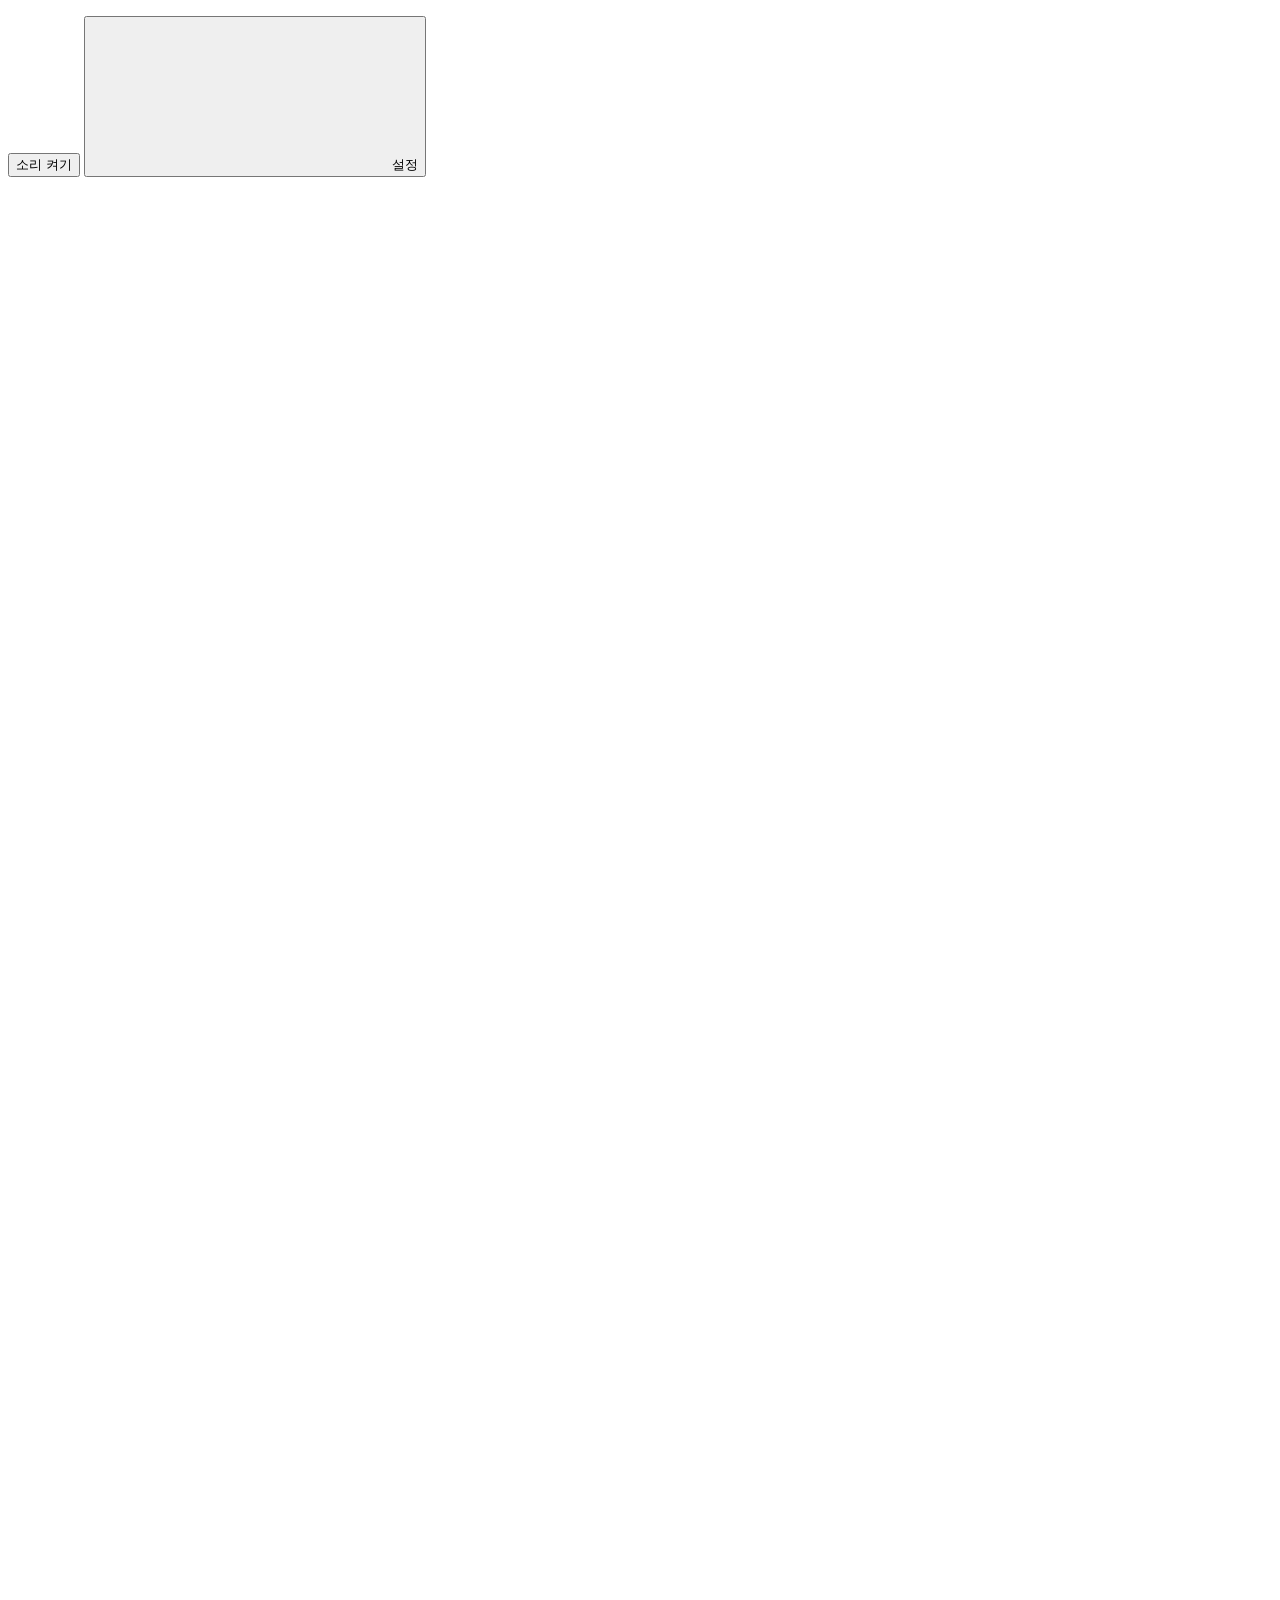
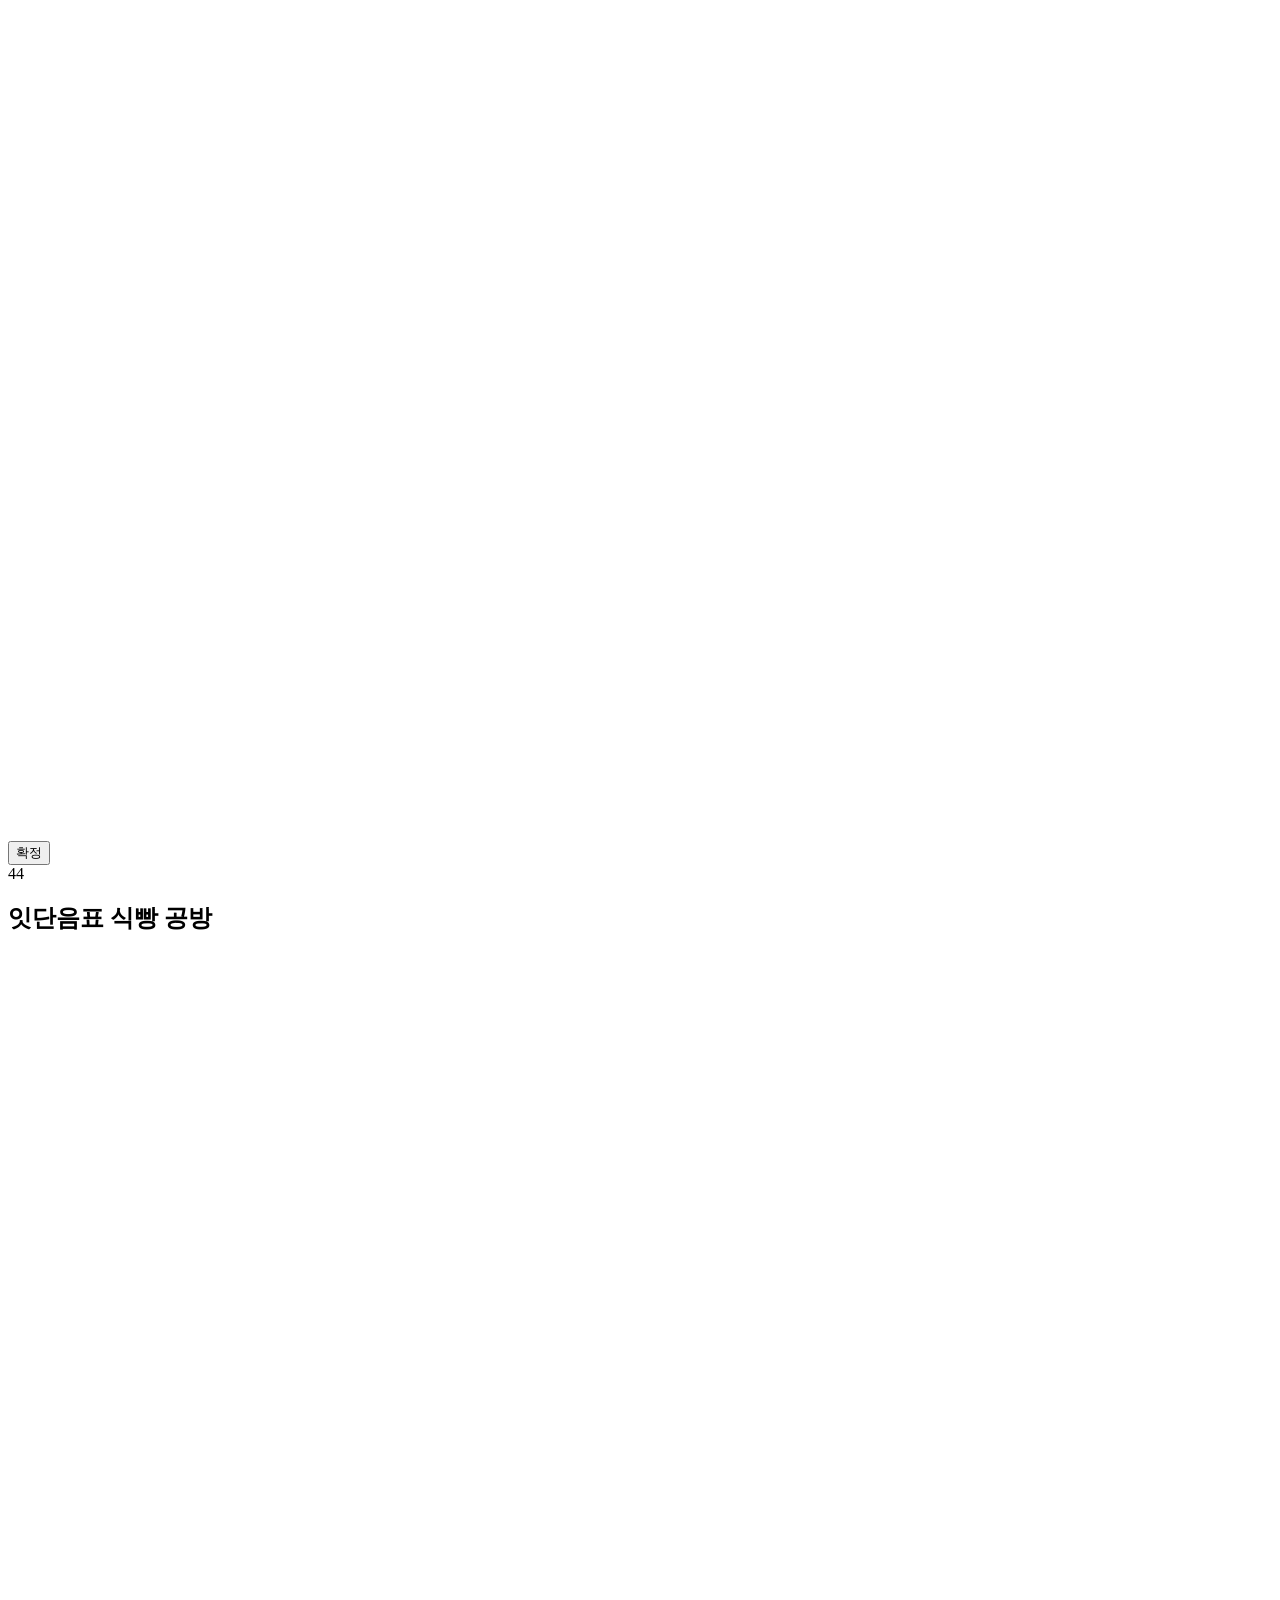
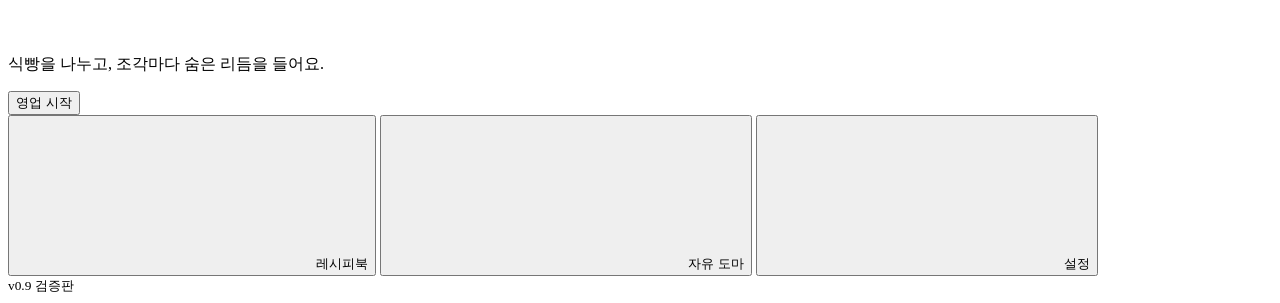
<file: src/shell.html>
<!DOCTYPE html>
<html lang="ko">
<head>
<meta charset="utf-8">
<meta name="viewport" content="width=device-width, initial-scale=1">
<link rel="icon" href="data:,">
<title>잇단음표 식빵 공방</title>
<!-- STYLE -->
</head>
<body>
<!-- ART -->
<div id="app">
  <header class="hud" id="hud">
    <button class="icon" id="freeBack" type="button" hidden aria-label="처음으로"><svg class="i" aria-hidden="true"><use href="#icon-back"/></svg>뒤로</button>
    <strong id="hudTitle"></strong>
    <ol class="dots" id="dots" aria-label="주문 진행"></ol>
    <button class="chip" id="soundChip" type="button">소리 켜기</button>
    <button class="icon" id="openSet" type="button" aria-expanded="false" aria-controls="sheet"><svg class="i" aria-hidden="true"><use href="#icon-settings"/></svg>설정</button>
  </header>

  <section class="order" id="order" aria-live="polite">
    <span class="tag" id="orderTag"></span>
    <p class="otext" id="orderText"></p>
    <div class="oside">
      <svg class="oscore" id="orderScore" role="img" hidden></svg>
      <button class="mini" id="orderPlay" type="button" hidden>주문 듣기</button>
    </div>
    <!-- EXTRAS ORDER -->
  </section>

  <section class="shelf" id="shelf" aria-label="선반. 실제 비율"></section>
  <section class="board" id="board" aria-label="도마"></section>
  <div class="readout-row" id="readoutRow">
    <svg class="readout-timer readout-normal" viewBox="0 0 120 116" aria-hidden="true"><use href="#timer-normal"/></svg>
    <svg class="readout-timer readout-happy" viewBox="0 0 120 116" aria-hidden="true"><use href="#timer-happy"/></svg>
    <svg class="readout-timer readout-puzzled" viewBox="0 0 120 116" aria-hidden="true"><use href="#timer-puzzled"/></svg>
    <p class="readout" id="readout" role="status"></p>
  </div>

  <section class="controls" id="controls">
    <div class="grp" id="cPick"><button class="btn pri" id="pickOk" type="button">확정</button></div>
    <div class="grp" id="cMark" hidden>
      <button class="sq" id="minus" type="button" aria-label="칼집 줄이기">−</button>
      <output class="mout" id="markOut"></output>
      <button class="sq" id="plus" type="button" aria-label="칼집 늘리기">+</button>
      <button class="btn pri" id="markOk" type="button">확정</button>
    </div>
    <div class="grp" id="cYesNo" hidden>
      <button class="btn" id="yes" type="button">숫자가 필요해요</button>
      <button class="btn" id="no" type="button">필요 없어요</button>
    </div>
    <div class="grp" id="cLabel" hidden>
      <button class="lab" id="lab0" type="button"></button>
      <button class="lab" id="lab1" type="button"></button>
      <button class="lab" id="lab2" type="button"></button>
    </div>
    <div class="grp" id="cSlice" hidden>
      <button class="pad" id="pad" type="button" aria-label="썰기 탭 패드"><svg class="pad-timer" viewBox="0 0 120 116" aria-hidden="true"><use href="#timer-counting"/></svg><span id="padMain"></span><small id="padSub"></small></button>
      <div class="side">
        <button class="btn" id="machine" type="button"><svg class="i" aria-hidden="true"><use href="#icon-machine"/></svg>기계 썰기</button>
        <button class="btn" id="ship" type="button">납품</button>
      </div>
    </div>
    <div class="grp" id="cDeliver" hidden>
      <button class="btn" id="again" type="button"><svg class="i" aria-hidden="true"><use href="#icon-replay"/></svg><span id="againText">다시 듣기</span></button>
      <button class="btn pri" id="next" type="button">다음 주문</button>
    </div>
    <div class="grp" id="cScene" hidden>
      <button class="btn" id="sceneHear" type="button"><svg class="i" aria-hidden="true"><use href="#icon-sound"/></svg><span id="sceneHearText">들어 보기</span></button>
      <button class="btn pri" id="sceneOk" type="button">알겠어요</button>
    </div>
    <!-- EXTRAS CONTROLS -->
  </section>

  <section class="sheet" id="sheet" role="dialog" aria-label="설정" hidden>
    <div class="row"><label for="setGuide"><input id="setGuide" type="checkbox" checked>칼집 안내선 보이기</label></div>
    <div class="row"><label for="setSlow"><input id="setSlow" type="checkbox">느리게</label></div>
    <div class="row">
      <span>탭 보정</span>
      <button class="sq sm" id="offMinus" type="button" aria-label="탭 보정 줄이기">−</button>
      <output id="offOut">0ms</output>
      <button class="sq sm" id="offPlus" type="button" aria-label="탭 보정 늘리기">+</button>
    </div>
    <div class="row"><button class="btn" id="openCalib" type="button">박자 맞추기</button><button class="btn" id="quit" type="button">지도로 나가기</button></div>
    <div class="row"><button class="btn" id="closeSet" type="button">닫기</button><span class="foot" id="foot"></span></div>
  </section>

  <section class="screen title-screen" id="title" data-screen="title" aria-labelledby="gameTitle">
    <div class="shop-sign">
      <span class="time-signature" aria-label="4분의 4박자"><span>4</span><span>4</span></span>
      <h1 id="gameTitle" tabindex="-1">잇단음표 식빵 공방</h1>
    </div>
    <svg class="workshop-art" viewBox="0 0 640 344" aria-hidden="true"><use href="#workshop"/></svg>
    <p class="title-copy">식빵을 나누고, 조각마다 숨은 리듬을 들어요.</p>
    <div class="screen-actions title-actions">
      <button class="btn pri" id="start" type="button">영업 시작</button>
      <button class="btn pri" id="resume" type="button" hidden>이어서 영업</button>
      <div class="title-secondary">
        <button class="btn" id="openBook" type="button"><svg class="i" aria-hidden="true"><use href="#icon-book"/></svg>레시피북</button>
        <button class="btn" id="openFree" type="button"><svg class="i" aria-hidden="true"><use href="#icon-board"/></svg>자유 도마</button>
        <button class="btn" id="openSettings" type="button"><svg class="i" aria-hidden="true"><use href="#icon-settings"/></svg>설정</button>
      </div>
    </div>
    <small class="foot title-version">v0.9 검증판</small>
  </section>

  <section class="screen map-screen" id="mapScr" data-screen="map" aria-labelledby="mapTitle" hidden>
    <header class="screen-head"><h1 id="mapTitle" tabindex="-1">영업일</h1><button class="btn" id="mapBack" type="button">처음으로</button></header>
    <div class="days day-map" id="days"></div>
  </section>

  <section class="screen close-screen" id="closeScr" data-screen="close" aria-labelledby="closeTitle" hidden>
    <header class="screen-head"><h1 id="closeTitle" tabindex="-1">마감</h1><svg class="close-timer" viewBox="0 0 120 116" aria-hidden="true"><use id="closeTimer" href="#timer-happy"/></svg></header>
    <p id="closeSum"></p>
    <div id="closeStamp"></div>
    <ul id="closeCards" aria-label="오늘 얻은 카드" hidden></ul>
    <ol id="closeList" aria-label="주문별 기록"></ol>
    <div class="screen-actions">
      <button class="btn pri" id="restart" type="button">다시 영업</button>
      <button class="btn" id="toTitle" type="button">지도로</button>
      <button class="btn" id="nextDay" type="button" hidden>다음 영업일</button>
    </div>
  </section>

  <section class="screen sound-screen" id="soundScr" data-screen="sound" aria-labelledby="soundTitle" hidden>
    <h1 id="soundTitle" tabindex="-1">소리 확인</h1>
    <svg class="sound-timer" viewBox="0 0 120 116" aria-hidden="true"><use href="#timer-normal"/></svg>
    <p id="soundGuide" role="status">소리를 듣고 들리는지 확인해요.</p>
    <div class="screen-actions">
      <button class="btn pri" id="sampleSound" type="button">소리 듣기</button>
      <button class="btn" id="heard" type="button">들려요</button>
      <button class="btn" id="notHeard" type="button">안 들려요</button>
      <button class="btn" id="skipSound" type="button" hidden>그냥 시작</button>
    </div>
  </section>

  <section class="screen calibration-screen" id="calibScr" data-screen="calib" aria-labelledby="calibTitle" hidden>
    <header class="screen-head"><h1 id="calibTitle" tabindex="-1">박자 맞추기</h1><button class="btn" id="calibClose" type="button">닫기</button></header>
    <p>메트로놈에 맞춰 여덟 번 탭해요.</p>
    <button class="pad" id="calibPad" type="button">시작하기</button>
    <p id="calibOut" role="status"></p>
    <div class="screen-actions">
      <button class="btn" id="calibRetry" type="button">다시 하기</button>
      <button class="btn pri" id="calibSave" type="button" disabled>저장하고 닫기</button>
    </div>
  </section>

  <section class="screen" id="errorScr" data-screen="error" aria-label="오류" hidden>
    <h1 tabindex="-1">문제가 생겼어요</h1>
    <button class="btn pri" id="refresh" type="button">새로고침</button>
  </section>

  <div class="coach" id="coach" hidden>
    <svg class="coach-timer" viewBox="0 0 120 116" aria-hidden="true"><use href="#timer-normal"/></svg>
    <p id="coachText"></p>
    <div id="coachChoices" hidden><button class="btn" id="coachYes" type="button">해 볼게요</button><button class="btn" id="coachNo" type="button">나중에</button></div>
  </div>
  <!-- INTRO SCREEN -->
  <!-- EXTRAS SCREENS -->
  <section class="screen" id="testPage" data-screen="test" aria-label="자가검사" hidden></section>
  <div class="rotate" id="rotate" hidden>세로로 돌려 주세요</div>
</div>

<!-- MAIN -->
</body>
</html>
</file>
